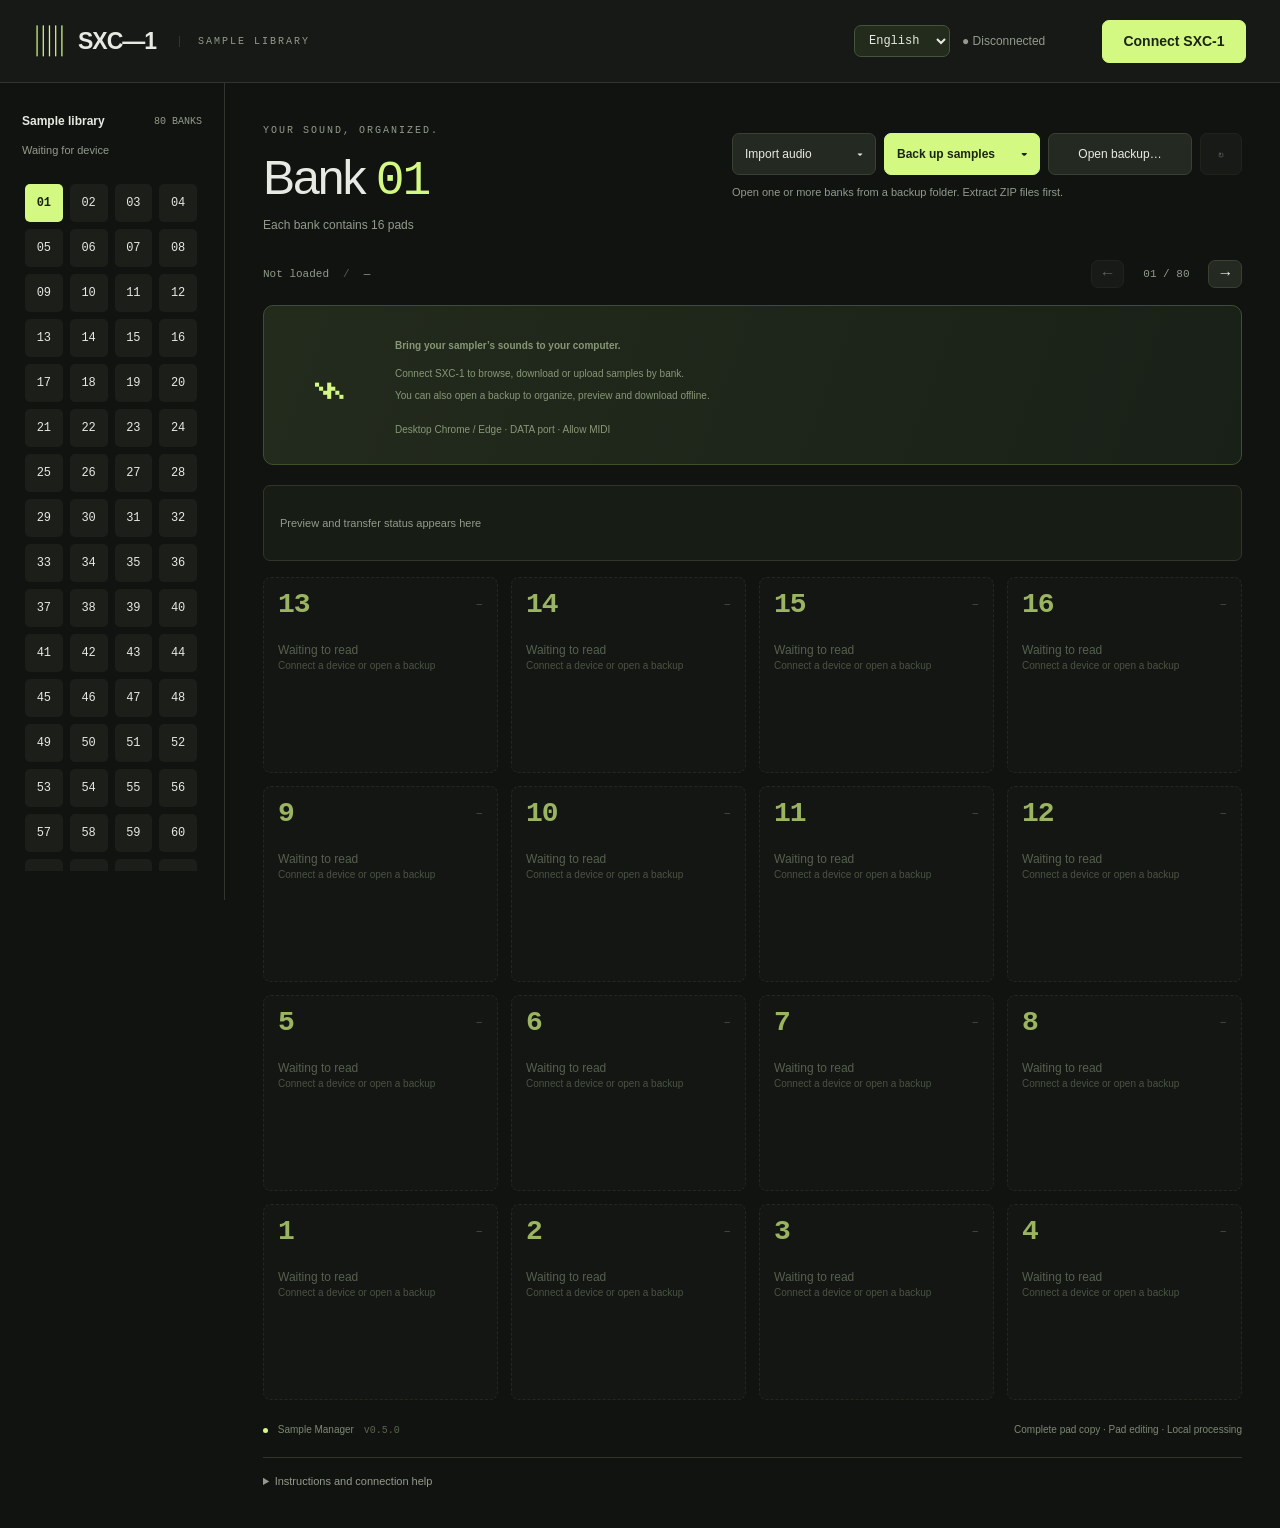
<file: index.html>
<!doctype html>
<html lang="zh-CN">
<head><meta charset="utf-8"><meta name="viewport" content="width=device-width, initial-scale=1"><meta name="color-scheme" content="dark"><meta name="description" content="SXC-1 非官方网页采样管理器：浏览、下载、上传、复制采样与编辑 Pad 设置，通过 USB 直接连接，本机处理音频。" data-i18n-content="SXC-1 非官方网页采样管理器：浏览、下载、上传、复制采样与编辑 Pad 设置，通过 USB 直接连接，本机处理音频。"><title data-i18n="SXC-1 · 采样管理器">SXC-1 · 采样管理器</title>
<style>:root{--bg:#111311;--panel:#1a1d19;--line:#30362d;--text:#e7eae2;--muted:#929b8b;--accent:#d4f983;--mono:ui-monospace,SFMono-Regular,Menlo,monospace}*{box-sizing:border-box}body{margin:0;background:var(--bg);color:var(--text);font:14px/1.5 -apple-system,BlinkMacSystemFont,"Helvetica Neue","PingFang SC",sans-serif}button{font:inherit;background:#242922;color:var(--text);border:1px solid #394132;border-radius:7px;padding:10px 15px;cursor:pointer;white-space:nowrap;transition:background .15s,border-color .15s}button:hover:not(:disabled){background:#343d2d;border-color:#7d9366}button:disabled{opacity:.35;cursor:not-allowed}button:focus-visible,summary:focus-visible{outline:2px solid var(--accent);outline-offset:4px}.primary{background:var(--accent);border-color:var(--accent);color:#1b2513;font-weight:650}.primary:hover:not(:disabled){background:#e1ffad;border-color:#e1ffad}[hidden]{display:none!important}.topbar{height:83px;display:flex;align-items:center;justify-content:space-between;padding:0 34px;border-bottom:1px solid var(--line);background:#161915}.brand{display:flex;gap:13px;align-items:center}.brand strong{font-size:23px;letter-spacing:-1px}.logo{color:var(--accent);font-size:31px;line-height:1}.brand-sub{font:10px var(--mono);letter-spacing:2px;color:var(--muted);border-left:1px solid var(--line);padding-left:18px;margin-left:10px}.top-actions{display:flex;align-items:center;gap:12px}.connection{font-size:12px;color:var(--muted);padding-right:5px}.connection.online{color:var(--accent)}.layout{display:grid;grid-template-columns:225px minmax(0,1fr);max-width:1600px;margin:auto}aside{min-width:0;border-right:1px solid var(--line);padding:29px 22px;min-height:calc(100vh - 83px);display:flex;flex-direction:column}.sidebar-head{display:flex;justify-content:space-between;font-size:12px;font-weight:600}.muted{color:var(--muted);font:10px var(--mono);line-height:20px}.source-tag{color:var(--muted);font-size:11px;margin:10px 0 22px;overflow-wrap:anywhere}nav{display:grid;grid-template-columns:repeat(4,1fr);gap:7px;max-height:440px;overflow:auto;align-content:start;padding:3px 5px 8px 3px;scrollbar-width:thin;scrollbar-color:#46513c transparent}nav button{font:12px var(--mono);border-color:transparent;background:#1b1e19;padding:11px 0;border-radius:5px}nav button[aria-current="page"]{background:var(--accent);color:#192210;font-weight:700}nav button.loaded:not([aria-current="page"]){border-color:#546840}.local-panel{margin-top:33px;padding-top:25px;border-top:1px solid var(--line)}.eyebrow{font:10px var(--mono);letter-spacing:2px;color:var(--muted)}.local-panel button{width:100%;margin-top:14px;font-size:12px;padding:9px 6px}.local-panel p{font-size:11px;color:var(--muted);line-height:1.8;margin:15px 0 0}main{padding:35px 38px 24px;min-width:0}.heading{display:flex;justify-content:space-between;align-items:center;gap:16px}h1{font-size:48px;font-weight:400;letter-spacing:-2px;line-height:1.1;margin:13px 0 8px}h1 em{color:var(--accent);font-style:normal;font-family:var(--mono);font-weight:300}.heading p{color:var(--muted);font-size:12px;margin:0}.bank-actions{display:flex;gap:10px;padding-top:24px}.page-bar{display:flex;align-items:center;justify-content:space-between;margin:26px 0 17px;font:11px var(--mono);color:var(--muted)}.divider{margin:0 14px;color:#525c4a}.pager{display:flex;align-items:center;gap:12px}.pager button{padding:4px 11px;font-size:16px}.pager span{min-width:60px;text-align:center}.welcome{display:flex;align-items:center;gap:24px;padding:25px 27px;background:linear-gradient(110deg,#232b1d,#192017);border:1px solid #3e4f2c;border-radius:10px;margin:0 0 20px}.welcome-icon{font-size:65px;color:var(--accent);font-weight:200;width:80px;text-align:center}.welcome h2{font-size:17px;font-weight:550;margin:0 0 7px}.welcome p{font-size:12px;color:#b2bda5;margin:0 0 12px;line-height:1.8}.welcome span{font-size:10px;color:#879776}.pads{display:grid;grid-template-columns:repeat(4,minmax(0,1fr));gap:13px}.pad{background:var(--panel);border:1px solid var(--line);border-radius:8px;padding:13px 14px 11px;min-height:154px;position:relative;overflow:hidden}.pad:hover:not(.empty){background:#20251d}.pad.playing{box-shadow:inset 0 0 0 1px var(--pad-color,var(--accent))}.pad-top{display:flex;justify-content:space-between;align-items:center}.pad-number{font:800 28px/1 var(--mono);color:var(--accent);letter-spacing:-1px}.pad-type{font:9px var(--mono);letter-spacing:1px;color:#748368}.pad h2{font:14px var(--mono);margin:11px 0 3px;font-weight:500}.pad p{font:10px var(--mono);color:var(--muted);margin:0}.pad canvas{display:block;width:100%;height:26px;margin:9px 0 7px}.pad-actions{display:flex;gap:7px;margin-top:7px}.pad-actions button{font-size:11px;padding:5px 0;flex:1;background:#252d20;border-color:#394331}.pad-actions .download{color:var(--accent)}.pad.empty{background:#151813;border-style:dashed;border-color:#2a3026;opacity:.7}.empty h2{font:12px -apple-system,sans-serif;color:#738068;margin-top:24px}.empty .pad-number{color:#64715a}.empty p{font:10px -apple-system,sans-serif;color:#626e59}.progress-panel{border:1px solid #566e35;border-radius:7px;padding:13px 15px;margin-bottom:18px;background:#202a18}.progress-panel>div{display:flex;align-items:center;justify-content:space-between;gap:12px}.progress-panel button{padding:4px 10px;font-size:11px}.progress-panel span{font-size:12px;color:#d0e7b2}progress{width:100%;height:4px;border:0;display:block;margin-top:12px;accent-color:var(--accent)}progress::-webkit-progress-bar{background:#394330;border-radius:4px}progress::-webkit-progress-value{background:var(--accent);border-radius:4px}#notice{font-size:12px;padding:12px 16px;border:1px solid #435036;background:#1f2719;border-radius:7px;margin:0 0 16px;overflow-wrap:anywhere}#notice.error{color:#ffd3bc;background:#33251e;border-color:#684530}footer{display:flex;justify-content:space-between;gap:10px;color:#7c8872;font-size:10px;padding:22px 0 20px}footer small{font:10px var(--mono);color:#59654f;padding-left:7px}.dot{display:inline-block;width:5px;height:5px;border-radius:50%;background:var(--accent);margin-right:7px}.help{border-top:1px solid var(--line);font-size:11px;color:var(--muted);padding:15px 0}.help summary{cursor:pointer;width:max-content}.help div{max-width:760px;line-height:1.9;margin-top:16px}.help p{margin:9px 0}@media(min-width:1400px){.pad{min-height:180px}.pad canvas{height:42px}}@media(max-width:1050px){.layout{grid-template-columns:180px minmax(0,1fr)}aside{padding:26px 14px}main{padding:28px 23px}.pads{gap:10px}.pad{padding:12px 10px}.bank-actions{flex-direction:column}.topbar{padding:0 24px}.brand-sub{display:none}}@media(max-width:760px){.layout{grid-template-columns:minmax(0,1fr)}aside{min-height:0;border-right:0;border-bottom:1px solid var(--line);padding:14px 18px}.sidebar-head,.source-tag,.local-panel .eyebrow,.local-panel p{display:none}nav{display:flex;max-height:none;overflow:auto;gap:6px;padding:3px 2px 7px}nav button{min-width:37px;padding:9px 0}.local-panel{border:0;display:flex;gap:8px;padding:0;margin:4px 0 0}.local-panel button{width:auto;margin:0;padding:6px 12px}.topbar{height:70px;padding:0 18px}.brand strong{font-size:20px}.logo{display:none}.connection{max-width:125px;overflow:hidden;text-overflow:ellipsis;white-space:nowrap;font-size:10px}.top-actions{gap:5px}.top-actions button{font-size:11px;padding:8px 10px}main{padding:24px 18px}.heading{align-items:flex-end}h1{font-size:39px}.eyebrow{font-size:8px}.bank-actions button{font-size:11px;padding:8px 12px}.page-bar{margin-top:23px}.pads{grid-template-columns:repeat(2,minmax(0,1fr));gap:10px}.pad{min-height:152px}.welcome{padding:20px 18px;gap:12px}.welcome-icon{display:none}.welcome h2{font-size:15px}.welcome span{font-size:9px}footer{flex-direction:column;gap:5px}}
dialog{width:min(570px,calc(100vw - 28px));max-height:90vh;overflow:auto;border:1px solid #586d42;border-radius:14px;background:#191e16;color:var(--text);padding:27px;box-shadow:0 24px 100px #0009}dialog::backdrop{background:#000b;backdrop-filter:blur(4px)}.dialog-head{display:flex;justify-content:space-between;align-items:center}.dialog-head h2{font-size:25px;font-weight:500;margin:8px 0 0}.dialog-head button{padding:6px 12px}.dialog-intro{color:var(--muted);font-size:13px;margin:14px 0 24px}.field-label{display:block;font-size:12px;color:var(--muted);margin-bottom:8px}select{width:100%;padding:11px;border:1px solid #45543a;border-radius:7px;background:#232b1d;color:var(--text);font:inherit}.file-picker{display:block;border:1px dashed #617b45;border-radius:9px;padding:20px;margin-top:19px;background:#222c1b}.file-picker strong{display:block;font-size:15px;color:var(--accent)}.file-picker span{display:block;font-size:11px;color:var(--muted);margin:5px 0 14px}.file-picker input{max-width:100%;font-size:12px}input::file-selector-button{padding:8px 11px;background:#354328;color:var(--text);border:1px solid #5b7043;border-radius:5px;margin-right:10px}#uploadFilename{font-size:14px;overflow-wrap:anywhere;margin:20px 0 4px}#uploadFormat,.conversion{color:var(--muted);font-size:11px;line-height:1.9}#uploadWave{width:100%;height:45px;margin:7px 0}#uploadAudio{width:100%;height:36px}.dialog-actions{display:flex;justify-content:space-between;gap:12px;margin-top:20px}.dialog-actions button{font-size:12px}#uploadMessage{font-size:12px;color:#b5c7a4;min-height:20px}#uploadMessage.error{color:#ffd3bc}.receipt{display:flex;align-items:center;justify-content:space-between;gap:12px;padding:10px 14px;margin-bottom:16px;border:1px solid var(--line);border-radius:7px;font-size:11px;color:var(--muted)}.receipt button{font-size:11px;padding:5px 10px}.pad.empty:has(.pad-actions){opacity:1}.empty .pad-actions{margin-top:18px}@media(max-width:1050px){.bank-actions{padding-top:0;gap:6px}}@media(max-width:480px){dialog{padding:20px}.dialog-head h2{font-size:22px}.dialog-actions{flex-direction:column}.receipt{align-items:flex-start;flex-direction:column}}

.pads.dragging .pad[data-droppable="true"]{border-color:#607d3e;background:#202b18}.pad.drop-target{border:2px solid var(--accent)!important;background:#344923!important;box-shadow:0 0 0 3px #d4f98320}.pad.drop-target h2,.pad.drop-target p{color:var(--accent)}

.pad-board{overflow-x:auto;padding:3px;margin:-3px}.pads{grid-template-columns:repeat(4,minmax(0,1fr))}@media(max-width:760px){.pads{min-width:580px}}
/* The status area never changes the Pad board's position during a transfer. */
.status-area{display:grid;grid-template-areas:"status";height:76px;margin:0 0 16px}
.status-area>*{grid-area:status;min-width:0;min-height:0;margin:0!important;overflow:auto;overflow-wrap:anywhere}
.status-idle{display:flex;align-items:center;padding:12px 16px;border:1px solid var(--line);border-radius:7px;color:var(--muted);font-size:11px;background:#171c14}
.status-area .progress-panel{display:flex;flex-direction:column;justify-content:center}
.status-area .progress-panel>div{min-width:0}.status-area #progressText{overflow:hidden;text-overflow:ellipsis;white-space:nowrap}.status-area #cancel{flex:none}
.preview-loading [data-preview-enabled]:disabled{opacity:1;cursor:wait}
.pad .sample-info{white-space:nowrap;overflow:hidden;text-overflow:ellipsis;min-height:12px}
.preview-loop{font:600 10px/1 var(--mono);padding:7px 9px;border-radius:6px;background:#1c2219;color:#929b8b;border:1px solid #46503e;flex:none}
.preview-loop[aria-pressed="true"]{background:var(--pad-color,var(--accent));border-color:var(--pad-color,var(--accent));color:#11170d;box-shadow:0 0 10px color-mix(in srgb,var(--pad-color,var(--accent)) 20%,transparent)}
.preview-loop[aria-pressed="true"]:hover{background:var(--pad-color,var(--accent));border-color:var(--pad-color,var(--accent));filter:brightness(1.12)}
/* v0.4: Pad clipboard and sound editor. */
.pad{min-height:196px}.pad:not(.empty){border:3px solid var(--pad-color,var(--line))}.pad .pad-number{color:var(--pad-color,var(--accent))}.pad-tools{margin-top:6px}.pad-tools button{background:#1c2119;font-size:10px}.pad-setting{margin-top:8px!important;color:#a0ad91!important}.pad .paste{background:#d4f983;color:#1b2513;border-color:#d4f983;font-weight:600}
.clipboard-bar{display:flex;align-items:center;justify-content:space-between;gap:16px;margin:0 0 16px;padding:15px 18px;border:1px solid #6b8544;border-radius:8px;background:#202b18}.clipboard-bar>div{display:flex;flex-direction:column;gap:4px}.clipboard-bar strong{font-size:14px;font-weight:500}.clipboard-bar #clipboardDetail{font-size:11px;color:#a4b497}.clipboard-bar button{font-size:11px;padding:7px 12px}
#editDialog{width:min(700px,calc(100vw - 28px));padding:28px 30px}#editDialog .dialog-intro{margin-bottom:22px}.edit-grid{display:grid;grid-template-columns:1fr 1fr;gap:22px 26px}.edit-field>label,.color-field legend{display:block;font-size:13px;font-weight:600;margin-bottom:10px}.edit-field label span,.color-field legend span{font-size:11px;font-weight:400;color:var(--muted);margin-left:7px}.range-pair{display:flex;gap:12px;align-items:center}.range-pair input[type=range]{min-width:0;flex:1;accent-color:var(--accent);cursor:pointer}.edit-field input[type=number]{width:80px;padding:10px 8px;background:#222b1d;border:1px solid #47563d;border-radius:6px;color:var(--text);font:14px var(--mono);text-align:center}.edit-field>small,.playback-fields small{display:block;font-size:10px;color:var(--muted);margin-top:7px;line-height:1.7}.color-field{grid-column:1/-1;border:0;padding:0;margin:0;min-width:0}.color-options{display:grid;grid-template-columns:repeat(4,1fr);gap:8px}.color-option{display:flex;align-items:center;gap:8px;font-size:11px;padding:10px 8px;border:1px solid #394431;border-radius:7px;cursor:pointer;background:#1f261a}.color-option:has(input:checked){border-color:var(--accent);background:#2b3820}.color-option input{position:absolute;opacity:0;width:1px;height:1px}.color-option:has(input:focus-visible){outline:2px solid var(--accent);outline-offset:3px}.color-option i{display:inline-block;width:14px;height:14px;border-radius:50%;background:var(--swatch);box-shadow:0 0 10px color-mix(in srgb,var(--swatch) 20%,transparent)}.playback-fields{display:flex;flex-direction:column;gap:12px}.playback-fields>label{display:flex;align-items:flex-start;gap:10px;font-size:12px;cursor:pointer}.playback-fields input{accent-color:var(--accent);margin-top:3px;width:16px;height:16px}.playback-fields small{margin-top:2px}.edit-footnote{font-size:10px;line-height:1.8;color:var(--muted);border-top:1px solid var(--line);padding-top:16px;margin:22px 0 0}#editMessage{font-size:12px;color:#b8d698;min-height:20px;margin-bottom:0}#editMessage.error{color:#ffd3bc}.edit-grid input:disabled,.edit-grid select:disabled,.color-option:has(input:disabled){opacity:.5;cursor:wait}
@media(max-width:560px){#editDialog{padding:22px 18px}.edit-grid{grid-template-columns:1fr;gap:18px}.color-options{grid-template-columns:repeat(2,1fr)}.clipboard-bar{align-items:flex-start}.range-pair input[type=range]{min-width:90px}.edit-footnote{margin-top:16px}}

/* Batch import keeps its queue visible while preflight blocks or retries. */
#batchDialog{width:min(820px,calc(100vw - 28px));padding:28px 30px}
#batchDialog .dialog-intro{margin-bottom:18px}.batch-drop{border:1px dashed #6d8750;border-radius:10px;background:#222c1b;padding:22px;text-align:center;transition:background .15s,border-color .15s}
.batch-drop>strong{display:block;font-size:17px;font-weight:500;color:var(--accent)}.batch-drop>span{display:block;font-size:11px;color:var(--muted);margin:9px 0 16px}.batch-drop.drop-target{background:#344923;border-color:var(--accent);outline:2px solid #d4f98355}.batch-drop.disabled{opacity:.65}.batch-pickers{display:flex;gap:10px;justify-content:center}.batch-pickers button{font-size:12px;padding:8px 14px}
.batch-start{display:grid;grid-template-columns:135px 135px 1fr;gap:16px;align-items:end;margin:22px 0}.batch-start label{font-size:12px;color:var(--muted)}.batch-start select{margin-top:8px}.batch-start p{font-size:11px;color:var(--muted);line-height:1.8;margin:0 0 3px}
.batch-summary{display:flex;justify-content:space-between;align-items:center;gap:12px}.batch-summary strong{font-size:14px;font-weight:500}.batch-summary button{padding:5px 10px;font-size:11px}.batch-range{font:12px/1.7 var(--mono);color:var(--accent);margin:8px 0}.batch-range.error{color:#ffd3bc}.batch-ignored{font-size:11px;color:var(--muted);margin:0 0 10px}.batch-ignored:empty{display:none}
.batch-list{max-height:260px;overflow:auto;border:1px solid var(--line);border-radius:8px;background:#151a12}.batch-list>p{font-size:12px;color:var(--muted);text-align:center;padding:28px 14px}.batch-list table{border-collapse:collapse;width:100%;table-layout:fixed;text-align:left;font-size:12px}.batch-list th{position:sticky;top:0;background:#252e1e;color:#9aaa8b;font-size:10px;font-weight:500;z-index:1}.batch-list th,.batch-list td{padding:10px 8px;border-bottom:1px solid #303929}.batch-list tr:last-child td{border-bottom:0}.batch-list th:first-child{width:35px}.batch-list th:nth-child(3){width:85px}.batch-list th:nth-child(4){width:90px}.batch-list th:last-child{width:37px}.batch-order,.batch-target{font:11px var(--mono);color:var(--muted)}.batch-target{color:#c8d9b4}.batch-file strong{display:block;overflow:hidden;text-overflow:ellipsis;white-space:nowrap;font-size:12px;font-weight:500}.batch-file small{display:block;font-size:10px;color:var(--muted);margin-top:4px}.batch-status{font-size:11px;color:var(--muted)}.batch-status[data-state=complete],.batch-status[data-state=uploading]{color:var(--accent)}.batch-status[data-state=invalid],.batch-status[data-state=uncertain],.batch-status[data-state=failed]{color:#ffc5a6}.batch-remove{padding:3px 7px;font-size:14px;border:0;background:transparent;color:var(--muted)}
.batch-format,.batch-footnote,.batch-connection{font-size:11px;color:var(--muted);line-height:1.8}.batch-format{margin:12px 0}.batch-footnote{margin:16px 0 0;border-top:1px solid var(--line);padding-top:12px}.batch-progress{border:1px solid #4b6334;border-radius:7px;padding:12px;margin:12px 0;background:#222c1b}.batch-progress span{font-size:12px;display:block;overflow-wrap:anywhere}#batchMessage{min-height:48px;border:1px solid var(--line);background:#20281a;border-radius:7px;padding:12px 14px;font-size:12px;line-height:1.8;overflow-wrap:anywhere;margin:12px 0 0}#batchMessage.error{color:#ffd3bc;border-color:#73503a;background:#33251e}.batch-actions{align-items:center}.batch-actions>div{display:flex;gap:10px;flex-wrap:wrap}.batch-connection{color:#d8d1a9;margin:10px 0 0}.sr-only{position:absolute;width:1px;height:1px;overflow:hidden;clip:rect(0,0,0,0)}
@media(max-width:600px){#batchDialog{padding:22px 16px}.batch-start{grid-template-columns:1fr 1fr;gap:12px}.batch-start p{grid-column:1/-1}.batch-drop{padding:20px 12px}.batch-drop>strong{font-size:15px}.batch-list th:nth-child(3){width:66px}.batch-list th:nth-child(4){width:72px}.batch-list th:first-child{width:27px}.batch-list th,.batch-list td{padding:9px 5px}.batch-actions{align-items:stretch;flex-direction:column}.batch-actions>div{justify-content:flex-end}}

#batchDialog{overflow:hidden}#batchDialog[open]{display:flex;flex-direction:column}#batchDialog>.dialog-head,#batchDialog>.batch-actions,#batchDialog>.batch-footnote{flex:none}.batch-body{overflow:auto;min-height:0;padding-right:8px;margin-right:-8px;margin-top:8px}.batch-actions{border-top:1px solid var(--line);padding-top:14px;margin-top:14px}.batch-footnote{border:0;padding:0;margin-top:12px}

.batch-feedback{display:grid;grid-template-areas:"batch-status";height:78px;flex:none;margin-top:12px}.batch-feedback>*{grid-area:batch-status;min-height:0!important;overflow:auto;margin:0!important}.batch-feedback:has(.batch-progress:not([hidden])) #batchMessage{visibility:hidden}.batch-feedback .batch-progress{display:flex;flex-direction:column;justify-content:center}#batchDialog>.batch-connection{flex:none}

#batchDialog.has-files .dialog-intro{display:none}#batchDialog.has-files .batch-drop{padding:12px;display:flex;align-items:center;justify-content:space-between;gap:12px}#batchDialog.has-files .batch-drop>strong{font-size:12px}#batchDialog.has-files .batch-drop>span{display:none}#batchDialog.has-files .batch-start{margin:16px 0}@media(max-width:600px){#batchDialog.has-files .batch-drop{align-items:flex-start;flex-direction:column;gap:10px}}

/* Language selection changes presentation only and stays available during transfers. */
.language-picker{display:flex;align-items:center}.language-picker select{width:96px;min-width:96px;padding:7px 10px;font:12px var(--mono)}
/* Reserve each control's space so translated labels cannot move the selector. */
.topbar{gap:16px}
.top-actions{display:grid;grid-template-columns:96px minmax(0,128px) 144px;grid-template-areas:"language connection action";width:392px;flex:none;gap:12px}
.top-actions .language-picker{grid-area:language}
.top-actions .connection{grid-area:connection;min-width:0;max-width:none;overflow:hidden;text-overflow:ellipsis;white-space:nowrap}
.top-actions #connect,.top-actions #disconnect{grid-area:action;width:100%}
@media(max-width:760px){.top-actions{width:320px;grid-template-columns:96px minmax(0,1fr) 112px;gap:8px}}
@media(max-width:480px){.topbar{height:auto;min-height:70px;display:grid;grid-template-columns:minmax(0,1fr);gap:12px;padding:14px 18px}.top-actions{width:100%}}

/* Audio goes to the sampler; backups are saved or opened on this computer. */
.heading{align-items:center;gap:24px}
.library-tools{width:510px;max-width:100%;flex:none}
.bank-actions{display:grid;grid-template-columns:144px 156px 144px 42px;gap:8px;padding-top:0}
.bank-actions>button,.action-menu>summary{height:42px;font-size:12px;padding:10px 12px}
.action-menu{position:relative;min-width:0}
.action-menu>summary{display:flex;align-items:center;justify-content:space-between;gap:8px;list-style:none;white-space:nowrap;cursor:pointer;border:1px solid #394132;border-radius:7px;background:#242922;font-weight:500}
.action-menu>summary::-webkit-details-marker{display:none}
.action-menu>summary.primary{background:var(--accent);border-color:var(--accent);color:#1b2513;font-weight:650}
.action-menu>summary:hover{border-color:#7d9366}
.action-menu>summary:focus-visible{outline:2px solid var(--accent);outline-offset:4px}
.action-menu>summary[aria-disabled="true"]{opacity:.35;cursor:not-allowed}
.action-caret{font-size:12px;flex:none}
.action-menu[open] .action-caret{transform:rotate(180deg)}
.action-options{position:absolute;top:calc(100% + 8px);right:0;z-index:20;width:320px;max-width:calc(100vw - 36px);padding:6px;border:1px solid #536746;border-radius:9px;background:#20271b;box-shadow:0 18px 45px #0008}
#importMenu .action-options{left:0;right:auto}
.action-options button{display:block;width:100%;height:auto;min-height:68px;white-space:normal;text-align:left;padding:11px 12px;border-color:transparent;background:transparent}
.action-options button:hover:not(:disabled){background:#303e25}
.action-options strong{display:block;font-size:13px;font-weight:550;line-height:1.5}
.action-options small{display:block;margin-top:4px;font-size:11px;line-height:1.6;color:#a7b29d}
.action-options .action-note{font-size:10px;line-height:1.7;color:var(--muted);margin:6px 10px 5px;padding-top:9px;border-top:1px solid #3c4932}
.action-hint{min-height:36px;margin:8px 0 0!important;font-size:11px!important;line-height:18px;color:var(--muted)}
.refresh-label{display:none}
@media(max-width:1200px){.heading{display:block}.library-tools{width:100%;margin-top:18px}.bank-actions{width:510px;max-width:100%}}
@media(max-width:600px){.bank-actions{width:100%;grid-template-columns:minmax(0,1fr) minmax(0,1fr)}.refresh-label{display:inline;margin-left:6px}.action-menu>summary{font-size:12px}}

/* Use the window height for banks; only scroll when the list cannot fit. */
@media(min-width:761px){
  aside{height:calc(100vh - 83px);height:calc(100dvh - 83px);min-height:0;align-self:start}
  .sidebar-head,.source-tag,#saved{flex:none}
  #banks{flex:1;min-height:0;max-height:none;overflow-x:hidden;overflow-y:auto}
}
</style></head>
<body>
<header class="topbar"><div class="brand"><span class="logo" aria-hidden="true">▥</span><strong>SXC—1</strong><span class="brand-sub">SAMPLE LIBRARY</span></div><div class="top-actions"><label class="language-picker"><span class="sr-only" data-i18n="界面语言">界面语言</span><select id="language" data-language-select aria-label="界面语言" data-i18n-aria-label="界面语言"><option value="en" lang="en">English</option><option value="zh-CN" lang="zh-CN">简体中文</option></select></label><span id="connection" class="connection"><span data-i18n="● 未连接">● 未连接</span></span><button id="connect" class="primary"><span data-i18n="连接 SXC-1">连接 SXC-1</span></button><button id="disconnect" hidden><span data-i18n="断开">断开</span></button></div></header>
<div class="layout">
<aside><div class="sidebar-head"><span data-i18n="采样库">采样库</span><span id="bankCount" class="muted">80 BANKS</span></div><div class="source-tag" id="sourceTag"><span data-i18n="等待连接设备">等待连接设备</span></div><nav id="banks" aria-label="选择 Bank" data-i18n-aria-label="选择 Bank"></nav><button id="saved" hidden><span data-i18n="查看已保存备份 ↗">查看已保存备份 ↗</span></button><input id="folderInput" type="file" webkitdirectory multiple hidden></aside>
<main>
<div class="heading"><div><span class="eyebrow">YOUR SOUND, ORGANIZED.</span><h1 id="bankTitle">Bank <em>01</em></h1><p id="bankSubtitle"><span data-i18n="每一页对应 16 个 Pad">每一页对应 16 个 Pad</span></p></div><div class="library-tools"><div class="bank-actions" role="group" aria-label="音频与备份操作" data-i18n-aria-label="音频与备份操作"><details class="action-menu" id="importMenu"><summary><span data-i18n="导入音频">导入音频</span><span class="action-caret" aria-hidden="true">▾</span></summary><div class="action-options"><button type="button" id="uploadOpen" disabled aria-labelledby="uploadOpenLabel" aria-describedby="uploadOpenHint"><strong id="uploadOpenLabel" data-i18n="单个 WAV…">单个 WAV…</strong><small id="uploadOpenHint" data-i18n="先试听，再选择一个空 Pad。">先试听，再选择一个空 Pad。</small></button><button type="button" id="batchOpen" aria-labelledby="batchOpenLabel" aria-describedby="batchOpenHint"><strong id="batchOpenLabel" data-i18n="音频文件或文件夹…">音频文件或文件夹…</strong><small id="batchOpenHint" data-i18n="一个或多个音频，按顺序放入空 Pad。">一个或多个音频，按顺序放入空 Pad。</small></button><p class="action-note"><span data-i18n="音频导入会转换格式并使用默认 Pad 设置。">音频导入会转换格式并使用默认 Pad 设置。</span></p></div></details><details class="action-menu" id="backupMenu"><summary class="primary"><span data-i18n="备份采样">备份采样</span><span class="action-caret" aria-hidden="true">▾</span></summary><div class="action-options"><button type="button" id="downloadBank" disabled aria-labelledby="downloadBankLabel" aria-describedby="downloadBankHint"><strong id="downloadBankLabel" data-i18n="当前 Bank · ZIP">当前 Bank · ZIP</strong><small id="downloadBankHint" data-i18n="保存原始文件和 Pad 设置。">保存原始文件和 Pad 设置。</small></button><button type="button" id="backupAll" disabled aria-labelledby="backupAllLabel" aria-describedby="backupAllHint"><strong id="backupAllLabel" data-i18n="全部 Bank · 文件夹…">全部 Bank · 文件夹…</strong><small id="backupAllHint" data-i18n="自动跳过空 Bank 和没有音频的 Pad。">自动跳过空 Bank 和没有音频的 Pad。</small></button><p class="action-note" id="backupConnectionHint"></p><p class="action-note"><span data-i18n="备份保留原始音频和设置；不包含 Pattern 或全局设置。">备份保留原始音频和设置；不包含 Pattern 或全局设置。</span></p></div></details><button type="button" id="folder" title="打开一个或多个 Bank 的备份文件夹；ZIP 请先解压。仅在电脑上浏览。" data-i18n-title="打开一个或多个 Bank 的备份文件夹；ZIP 请先解压。仅在电脑上浏览。"><span data-i18n="打开备份…">打开备份…</span></button><button type="button" id="refresh" disabled aria-label="刷新当前 Bank" data-i18n-aria-label="刷新当前 Bank" title="刷新当前 Bank" data-i18n-title="刷新当前 Bank"><span aria-hidden="true">↻</span><span class="refresh-label" data-i18n="刷新">刷新</span></button></div><p class="action-hint"><span data-i18n="可打开一个或多个 Bank 的备份；ZIP 请先解压。">可打开一个或多个 Bank 的备份；ZIP 请先解压。</span></p></div></div>
<div class="page-bar"><div><span id="sampleCount"><span data-i18n="尚未读取">尚未读取</span></span><span class="divider">/</span><span id="bankSize">—</span></div><div class="pager"><button id="prev" aria-label="上一页" disabled data-i18n-aria-label="上一页">←</button><span id="pageNumber">01 / 80</span><button id="next" aria-label="下一页" data-i18n-aria-label="下一页">→</button></div></div>
<div id="welcome" class="welcome"><div class="welcome-icon" aria-hidden="true">⌁</div><div><h2><span data-i18n="把机器里的声音，带到电脑上。">把机器里的声音，带到电脑上。</span></h2><p><span data-i18n="连接 SXC-1，按 Bank 浏览、下载或上传采样。">连接 SXC-1，按 Bank 浏览、下载或上传采样。</span><br><span data-i18n="也可以打开备份，在离线时整理、试听和下载。">也可以打开备份，在离线时整理、试听和下载。</span></p><span><span data-i18n="电脑 Chrome / Edge · DATA 接口连接 · 允许 MIDI">电脑 Chrome / Edge · DATA 接口连接 · 允许 MIDI</span></span></div></div>
<div class="status-area"><p class="status-idle" aria-hidden="true"><span data-i18n="试听与传输状态会显示在这里">试听与传输状态会显示在这里</span></p>
<div id="progressPanel" class="progress-panel" hidden><div><span id="progressText" role="status" aria-live="polite"><span data-i18n="准备读取…">准备读取…</span></span><button id="cancel"><span data-i18n="取消">取消</span></button></div><progress id="progress" value="0" max="100" aria-label="传输进度" data-i18n-aria-label="传输进度"></progress></div>
<p id="notice" role="status" aria-live="polite" hidden></p>
</div>
<div id="uploadReceipt" class="receipt" hidden><span id="receiptText"></span><button id="receiptDownload"><span data-i18n="下载上传记录">下载上传记录</span></button></div>
<div id="clipboardBar" class="clipboard-bar" hidden><div><span class="eyebrow">PAD CLIPBOARD</span><strong id="clipboardTitle"></strong><span id="clipboardDetail"></span></div><button id="clearClipboard"><span data-i18n="清空复制">清空复制</span></button></div>
<div id="editReceipt" class="receipt" hidden><span id="editReceiptText"></span><button id="editReceiptDownload"><span data-i18n="下载编辑记录">下载编辑记录</span></button></div>
<div class="pad-board"><section id="pads" class="pads" aria-label="采样列表，Pad 1 在左下" data-i18n-aria-label="采样列表，Pad 1 在左下"></section></div>
<footer><span><i class="dot"></i> <span data-i18n="采样管理器">采样管理器</span> <small>v0.5.0</small></span><span><span data-i18n="完整复制 · Pad 编辑 · 本机处理">完整复制 · Pad 编辑 · 本机处理</span></span></footer>
<details class="help"><summary><span data-i18n="使用说明与连接帮助">使用说明与连接帮助</span></summary><div><p><span data-i18n="在“备份采样”中选择“当前 Bank · ZIP”保存当前 Bank 的原始文件；选择“全部 Bank · 文件夹”检查全部 80 个 Bank，保存有音频的 Pad 及关联文件，跳过空 Bank、没有音频的 Pad 和零字节文件，保留静音录音。两种备份均不包含 Pattern 或全局设置。取消全部 Bank 备份后，已保存文件保留，但必须视为不完整。">在“备份采样”中选择“当前 Bank · ZIP”保存当前 Bank 的原始文件；选择“全部 Bank · 文件夹”检查全部 80 个 Bank，保存有音频的 Pad 及关联文件，跳过空 Bank、没有音频的 Pad 和零字节文件，保留静音录音。两种备份均不包含 Pattern 或全局设置。取消全部 Bank 备份后，已保存文件保留，但必须视为不完整。</span></p><p><span data-i18n="使用机器的 DATA 接口连接电脑，在 Chrome 或 Edge 中打开本页，点击“连接 SXC-1”，允许 MIDI / SysEx 访问。连接期间请退出官方 App 或其他读取 SXC-1 的程序。">使用机器的 DATA 接口连接电脑，在 Chrome 或 Edge 中打开本页，点击“连接 SXC-1”，允许 MIDI / SysEx 访问。连接期间请退出官方 App 或其他读取 SXC-1 的程序。</span></p><p><span data-i18n="每页对应一个 Bank，连接时打开机器当前 Bank，网页翻页时机器同步切换。将一个 WAV 拖到空 Pad 会直接检查、转换并上传；已有采样的 Pad 不接受拖入。点击“试听”会先读取该采样，再由电脑播放；右上角 Loop 点亮时循环试听，熄灭时单次播放；播放中可随时切换，仅控制网页试听。WAV 下载保留机器上的原始文件。整页 ZIP 包含该 Bank 的全部文件、Pad 设置和校验清单。空 Pad 不会生成占位音频。">每页对应一个 Bank，连接时打开机器当前 Bank，网页翻页时机器同步切换。将一个 WAV 拖到空 Pad 会直接检查、转换并上传；已有采样的 Pad 不接受拖入。点击“试听”会先读取该采样，再由电脑播放；右上角 Loop 点亮时循环试听，熄灭时单次播放；播放中可随时切换，仅控制网页试听。WAV 下载保留机器上的原始文件。整页 ZIP 包含该 Bank 的全部文件、Pad 设置和校验清单。空 Pad 不会生成占位音频。</span></p><p><span data-i18n="“导入音频”中的“单个 WAV”可先试听，再选择空 Pad；“音频文件或文件夹”支持一个或多个音频及子文件夹，从指定 Bank / Pad 按顺序填入空位。导入会转换音频并使用默认设置。保存的备份请通过“打开备份…”浏览原始音频和设置。">“导入音频”中的“单个 WAV”可先试听，再选择空 Pad；“音频文件或文件夹”支持一个或多个音频及子文件夹，从指定 Bank / Pad 按顺序填入空位。导入会转换音频并使用默认设置。保存的备份请通过“打开备份…”浏览原始音频和设置。</span></p><p><span data-i18n="“打开备份…”支持一个或多个 Bank，无需选择范围。请选择含 manifest.json 的备份根文件夹；ZIP 备份请先解压。打开后仅在电脑上浏览、试听和下载，不会将备份恢复到机器。">“打开备份…”支持一个或多个 Bank，无需选择范围。请选择含 manifest.json 的备份根文件夹；ZIP 备份请先解压。打开后仅在电脑上浏览、试听和下载，不会将备份恢复到机器。</span></p><p><span data-i18n="读取失败或取消后，重新连接设备即可继续。下载期间不要更改机器上的采样。网页单个文件上限 256 MB，整页上限 512 MB。上传支持 60 秒以内的单/双声道 WAV（PCM 8/16/24/32-bit、Float 32-bit），在本机转换为 48 kHz / 16-bit 双声道。只开放空 Pad；以单次播放、音量 100% 加载，不保留源文件的循环点等设置。上传期间请勿操作机器或同时连接官方 App。">读取失败或取消后，重新连接设备即可继续。下载期间不要更改机器上的采样。网页单个文件上限 256 MB，整页上限 512 MB。上传支持 60 秒以内的单/双声道 WAV（PCM 8/16/24/32-bit、Float 32-bit），在本机转换为 48 kHz / 16-bit 双声道。只开放空 Pad；以单次播放、音量 100% 加载，不保留源文件的循环点等设置。上传期间请勿操作机器或同时连接官方 App。</span></p><p><span data-i18n="有采样的 Pad 可点击“复制”，再到同一或其他 Bank 的空 Pad 点击“粘贴”。复制原始 WAV、波形、起止点、Pad 设置及同名前缀的附属文件，不重新编码；不包含 Pattern。每个复制文件最大 64 MB。“Edit 编辑”支持 Level、Pitch、Group、LED 颜色、Pan、One Shot、Loop、BPM；保存后核对实时参数和机器保存文件。编辑记录保留修改前后的设置。">有采样的 Pad 可点击“复制”，再到同一或其他 Bank 的空 Pad 点击“粘贴”。复制原始 WAV、波形、起止点、Pad 设置及同名前缀的附属文件，不重新编码；不包含 Pattern。每个复制文件最大 64 MB。“Edit 编辑”支持 Level、Pitch、Group、LED 颜色、Pan、One Shot、Loop、BPM；保存后核对实时参数和机器保存文件。编辑记录保留修改前后的设置。</span></p><p><span data-i18n="在线版直接通过 HTTPS 地址使用；本地版可通过 localhost 服务或附带的启动器打开。网页试听播放原始 WAV，不模拟机器的播放参数。音频在本机处理，不上传到网站服务器；浏览器本地保留最近一次上传和编辑记录。离开页面会清空临时缓存和复制剪贴板，已下载的文件仍在电脑上。">在线版直接通过 HTTPS 地址使用；本地版可通过 localhost 服务或附带的启动器打开。网页试听播放原始 WAV，不模拟机器的播放参数。音频在本机处理，不上传到网站服务器；浏览器本地保留最近一次上传和编辑记录。离开页面会清空临时缓存和复制剪贴板，已下载的文件仍在电脑上。</span></p><p><span data-i18n="非官方工具，与 CASIO 无隶属关系。已在 macOS / Chrome / 固件 1.4.1 上完成实机验证。">非官方工具，与 CASIO 无隶属关系。已在 macOS / Chrome / 固件 1.4.1 上完成实机验证。</span></p></div></details>
</main></div>
<audio id="player" hidden></audio>
<dialog id="uploadDialog" aria-labelledby="uploadTitle">
<div class="dialog-head"><div><span class="eyebrow">FROM YOUR COMPUTER</span><h2 id="uploadTitle"><span data-i18n="导入一个 WAV">导入一个 WAV</span></h2></div><label class="language-picker"><span class="sr-only" data-i18n="界面语言">界面语言</span><select data-language-select aria-label="界面语言" data-i18n-aria-label="界面语言"><option value="en" lang="en">English</option><option value="zh-CN" lang="zh-CN">简体中文</option></select></label><button id="uploadClose" aria-label="关闭上传窗口" data-i18n-aria-label="关闭上传窗口">✕</button></div>
<p class="dialog-intro"><span data-i18n="选择电脑里的 WAV，试听后放入一个空 Pad。">选择电脑里的 WAV，试听后放入一个空 Pad。</span></p>
<label class="field-label" for="uploadTarget"><span data-i18n="目标 Pad">目标 Pad</span></label><select id="uploadTarget"></select>
<label class="file-picker" for="uploadInput"><strong><span data-i18n="选择 WAV 文件">选择 WAV 文件</span></strong><span><span data-i18n="最长 60 秒 · 最大 64 MB · 单声道或双声道">最长 60 秒 · 最大 64 MB · 单声道或双声道</span></span><input id="uploadInput" type="file" accept=".wav,audio/wav,audio/x-wav"></label>
<div id="uploadPreview" hidden><h3 id="uploadFilename"></h3><p id="uploadFormat"></p><canvas id="uploadWave" aria-label="待上传采样波形" data-i18n-aria-label="待上传采样波形"></canvas><audio id="uploadAudio" controls preload="metadata"></audio><p class="conversion"><span data-i18n="上传格式：48 kHz / 16-bit · 双声道">上传格式：48 kHz / 16-bit · 双声道</span><br><span data-i18n="播放设置：单次播放 · 音量 100%">播放设置：单次播放 · 音量 100%</span><br><span data-i18n="包含机器屏幕所需的波形预览">包含机器屏幕所需的波形预览</span></p></div>
<p id="uploadMessage" role="status" aria-live="polite"><span data-i18n="文件只在这台电脑处理。">文件只在这台电脑处理。</span></p>
<div class="dialog-actions"><button id="uploadConverted" disabled><span data-i18n="下载转换后的 WAV">下载转换后的 WAV</span></button><button id="uploadSubmit" class="primary" disabled><span data-i18n="上传到空 Pad">上传到空 Pad</span></button></div>
</dialog>
<dialog id="batchDialog" aria-labelledby="batchTitle">
<div class="dialog-head"><div><span class="eyebrow">AUDIO IMPORT</span><h2 id="batchTitle"><span data-i18n="导入音频文件">导入音频文件</span></h2></div><label class="language-picker"><span class="sr-only" data-i18n="界面语言">界面语言</span><select data-language-select aria-label="界面语言" data-i18n-aria-label="界面语言"><option value="en" lang="en">English</option><option value="zh-CN" lang="zh-CN">简体中文</option></select></label><button type="button" id="batchClose" aria-label="关闭批量上传窗口" data-i18n-aria-label="关闭批量上传窗口">✕</button></div>
<div class="batch-body"><p class="dialog-intro"><span data-i18n="选择音频文件，按顺序放入空 Pad。导入时转换格式并使用默认设置；不会恢复备份中的 Pad 设置。">选择音频文件，按顺序放入空 Pad。导入时转换格式并使用默认设置；不会恢复备份中的 Pad 设置。</span></p>
<div id="batchDrop" class="batch-drop"><strong><span data-i18n="将音频文件或文件夹拖到这里">将音频文件或文件夹拖到这里</span></strong><span><span data-i18n="包含子文件夹 · 按路径与文件名排序 · 重新选择会替换列表">包含子文件夹 · 按路径与文件名排序 · 重新选择会替换列表</span></span><div class="batch-pickers"><button type="button" id="batchFilesButton"><span data-i18n="选择音频文件">选择音频文件</span></button><button type="button" id="batchFolderButton"><span data-i18n="选择文件夹">选择文件夹</span></button></div><input id="batchFiles" type="file" multiple accept="audio/*,.wav,.wave,.mp3,.flac,.m4a,.aac,.ogg,.opus,.aif,.aiff" hidden><input id="batchFolder" type="file" webkitdirectory multiple hidden></div>
<div class="batch-start"><label for="batchBank"><span data-i18n="起始 Bank">起始 Bank</span><select id="batchBank" aria-label="起始 Bank" data-i18n-aria-label="起始 Bank"></select></label><label for="batchPad"><span data-i18n="起始 Pad">起始 Pad</span><select id="batchPad" aria-label="起始 Pad" data-i18n-aria-label="起始 Pad"></select></label><p><span data-i18n="Pad 1 → 16，随后进入下一 Bank。">Pad 1 → 16，随后进入下一 Bank。</span><br><span data-i18n="遇到占用位置会停止检查，不跳过。">遇到占用位置会停止检查，不跳过。</span></p></div>
<div class="batch-summary"><strong id="batchCount"><span data-i18n="尚未选择音频">尚未选择音频</span></strong><button type="button" id="batchClear"><span data-i18n="清空列表">清空列表</span></button></div>
<p id="batchRange" class="batch-range"></p><p id="batchIgnored" class="batch-ignored"></p>
<div class="batch-list"><p id="batchListEmpty"><span data-i18n="待上传文件会列在这里，并显示对应 Bank / Pad。">待上传文件会列在这里，并显示对应 Bank / Pad。</span></p><table id="batchTable" hidden><thead><tr><th>#</th><th><span data-i18n="音频">音频</span></th><th>Bank / Pad</th><th><span data-i18n="状态">状态</span></th><th><span class="sr-only"><span data-i18n="移除">移除</span></span></th></tr></thead><tbody id="batchRows"></tbody></table></div>
<p class="batch-format"><span data-i18n="每个文件最长 60 秒、最大 64 MB，单/双声道。支持 WAV，以及浏览器可解码的 MP3、FLAC、M4A 等格式。统一上传为 48 kHz / 16-bit，包含机器波形，以默认 Pad 设置加载。">每个文件最长 60 秒、最大 64 MB，单/双声道。支持 WAV，以及浏览器可解码的 MP3、FLAC、M4A 等格式。统一上传为 48 kHz / 16-bit，包含机器波形，以默认 Pad 设置加载。</span></p>
</div><div class="batch-feedback"><div id="batchProgressPanel" class="batch-progress" hidden><span id="batchProgressText" role="status" aria-live="polite"></span><progress id="batchProgress" max="100" value="0" aria-label="批量上传当前步骤进度" data-i18n-aria-label="批量上传当前步骤进度"></progress></div>
<p id="batchMessage" role="status" aria-live="polite"><span data-i18n="关闭弹窗会保留文件列表；刷新或离开页面会清空。">关闭弹窗会保留文件列表；刷新或离开页面会清空。</span></p>
</div><p id="batchConnectionHint" class="batch-connection"><span data-i18n="连接机器后即可检查空位并上传。">连接机器后即可检查空位并上传。</span></p>
<div class="dialog-actions batch-actions"><button type="button" id="batchReceipt" disabled><span data-i18n="下载批量记录">下载批量记录</span></button><div><button type="button" id="batchStop" hidden><span data-i18n="停止">停止</span></button><button type="button" id="batchConnect"><span data-i18n="连接 SXC-1">连接 SXC-1</span></button><button type="button" id="batchSubmit" class="primary" disabled><span data-i18n="检查并上传">检查并上传</span></button></div></div>
<p class="batch-footnote"><span data-i18n="空位不足时不会上传本轮文件，处理后可直接重试。传送中停止会保留已完成采样；重试会继续剩余部分。操作机器前请等待传送停止。">空位不足时不会上传本轮文件，处理后可直接重试。传送中停止会保留已完成采样；重试会继续剩余部分。操作机器前请等待传送停止。</span></p>
</dialog>
<dialog id="editDialog" aria-labelledby="editTitle">
<form id="editForm">
<div class="dialog-head"><div><span class="eyebrow">SOUND EDIT</span><h2 id="editTitle"><span data-i18n="编辑 Pad">编辑 Pad</span></h2></div><label class="language-picker"><span class="sr-only" data-i18n="界面语言">界面语言</span><select data-language-select aria-label="界面语言" data-i18n-aria-label="界面语言"><option value="en" lang="en">English</option><option value="zh-CN" lang="zh-CN">简体中文</option></select></label><button type="button" id="editClose" aria-label="关闭编辑窗口" data-i18n-aria-label="关闭编辑窗口">✕</button></div>
<p class="dialog-intro" id="editDescription"><span data-i18n="调整播放方式与 Pad 设置，点击保存后写入机器。">调整播放方式与 Pad 设置，点击保存后写入机器。</span></p>
<div class="edit-grid">
<div class="edit-field"><label for="editLevel">Level <span><span data-i18n="音量 · %">音量 · %</span></span></label><div class="range-pair"><input id="editLevelRange" type="range" min="0" max="100" step="1" aria-label="Level 音量滑块" data-i18n-aria-label="Level 音量滑块"><input id="editLevel" type="number" min="0" max="100" step="1" required></div></div>
<div class="edit-field"><label for="editPitch">Pitch <span><span data-i18n="音高 · 半音">音高 · 半音</span></span></label><div class="range-pair"><input id="editPitchRange" type="range" min="-24" max="24" step="1" aria-label="Pitch 音高滑块" data-i18n-aria-label="Pitch 音高滑块"><input id="editPitch" type="number" min="-24" max="24" step="1" required></div></div>
<div class="edit-field"><label for="editGroup">Group <span><span data-i18n="截音组">截音组</span></span></label><select id="editGroup"></select></div>
<div class="edit-field"><label for="editPan">Pan <span><span data-i18n="声像 · 左 − / 右 +">声像 · 左 − / 右 +</span></span></label><div class="range-pair"><input id="editPanRange" type="range" min="-25" max="25" step="1" aria-label="Pan 声像滑块" data-i18n-aria-label="Pan 声像滑块"><input id="editPan" type="number" min="-25" max="25" step="1" required></div></div>
<fieldset class="color-field"><legend>LED Color <span><span data-i18n="Pad 灯光颜色">Pad 灯光颜色</span></span></legend><div id="editColors" class="color-options"></div></fieldset>
<div class="edit-field"><label for="editBpm">BPM <span><span data-i18n="采样原速">采样原速</span></span></label><input id="editBpm" type="number" min="0" max="200" step="1" required><small><span data-i18n="0：不参与 Beat Sync；或填 50–200。">0：不参与 Beat Sync；或填 50–200。</span></small></div>
<div class="playback-fields"><label><input id="editOneshot" type="checkbox"><span>One Shot<small><span data-i18n="开启：触发后完整播放；关闭：按住发声。">开启：触发后完整播放；关闭：按住发声。</span></small></span></label><label><input id="editLoop" type="checkbox"><span>Loop<small><span data-i18n="循环播放">循环播放</span></small></span></label></div>
</div>
<p class="edit-footnote"><span data-i18n="Pitch 同时改变播放速度。相同 Group 的声音会互相截断。起止点设置保留，本版暂不编辑。">Pitch 同时改变播放速度。相同 Group 的声音会互相截断。起止点设置保留，本版暂不编辑。</span></p>
<p id="editMessage" role="status" aria-live="polite"></p>
<div class="dialog-actions"><button type="button" id="editCancel"><span data-i18n="取消">取消</span></button><button type="submit" id="editSave" class="primary"><span data-i18n="保存到机器">保存到机器</span></button></div>
</form>
</dialog>
<script>'use strict';
// Source messages remain Chinese. The build embeds the English catalog here.
(function(root){
  const english={"SXC-1 非官方网页采样管理器：浏览、下载、上传、复制采样与编辑 Pad 设置，通过 USB 直接连接，本机处理音频。":"Unofficial SXC-1 browser sample manager: browse, download, upload, copy samples and edit pad settings over USB. Audio stays on your computer.","SXC-1 · 采样管理器":"SXC-1 · Sample Manager","● 未连接":"● Disconnected","连接 SXC-1":"Connect SXC-1","断开":"Disconnect","采样库":"Sample library","等待连接设备":"Waiting for device","选择 Bank":"Select bank","查看已保存备份 ↗":"View saved backup ↗","打开备份文件夹":"Open backup folder","离线浏览已保存的采样。":"Browse saved samples offline.","所有文件都留在这台电脑。":"All files stay on this computer.","每一页对应 16 个 Pad":"Each bank contains 16 pads","↑ 上传采样":"↑ Upload sample","↑ 批量上传采样":"↑ Batch import","↻ 刷新本页":"↻ Refresh bank","↓ 下载整页 ZIP":"↓ Download bank ZIP","尚未读取":"Not loaded","上一页":"Previous bank","下一页":"Next bank","把机器里的声音，带到电脑上。":"Bring your sampler’s sounds to your computer.","连接 SXC-1，按 Bank 浏览、下载或上传采样。":"Connect SXC-1 to browse, download or upload samples by bank.","也可以打开备份，在离线时整理、试听和下载。":"You can also open a backup to organize, preview and download offline.","电脑 Chrome / Edge · DATA 接口连接 · 允许 MIDI":"Desktop Chrome / Edge · DATA port · Allow MIDI","试听与传输状态会显示在这里":"Preview and transfer status appears here","准备读取…":"Preparing to read…","取消":"Cancel","传输进度":"Transfer progress","下载上传记录":"Download upload report","清空复制":"Clear clipboard","下载编辑记录":"Download edit report","采样列表，Pad 1 在左下":"Sample list; pad 1 is at the bottom left","采样管理器":"Sample Manager","完整复制 · Pad 编辑 · 本机处理":"Complete pad copy · Pad editing · Local processing","使用说明与连接帮助":"Instructions and connection help","使用机器的 DATA 接口连接电脑，在 Chrome 或 Edge 中打开本页，点击“连接 SXC-1”，允许 MIDI / SysEx 访问。连接期间请退出官方 App 或其他读取 SXC-1 的程序。":"Connect the sampler’s DATA port to your computer. Open this page in Chrome or Edge, click “Connect SXC-1” and allow MIDI / SysEx access. Close the official app and any other program accessing SXC-1 while connected.","每页对应一个 Bank，连接时打开机器当前 Bank，网页翻页时机器同步切换。将一个 WAV 拖到空 Pad 会直接检查、转换并上传；已有采样的 Pad 不接受拖入。点击“试听”会先读取该采样，再由电脑播放；右上角 Loop 点亮时循环试听，熄灭时单次播放；播放中可随时切换，仅控制网页试听。WAV 下载保留机器上的原始文件。整页 ZIP 包含该 Bank 的全部文件、Pad 设置和校验清单。空 Pad 不会生成占位音频。":"Each page represents one bank. Connecting opens the sampler’s current bank; navigating banks here also changes the sampler’s bank. Dragging a WAV onto an empty pad checks, converts and uploads it immediately. Occupied pads reject drops. Preview first reads the sample, then plays it on your computer. The top-right Loop button controls browser preview only and can be toggled during playback. WAV downloads retain the original files. A bank ZIP includes all files, pad settings and a checksum manifest. Empty pads do not create placeholder audio.","“批量上传采样”支持多选音频或拖入文件夹（包含子文件夹），按路径和文件名从指定 Bank / Pad 连续填充。先检查全部连续空位和音频；占用或越界时不开始上传，保留列表供处理后重试。关闭弹窗仍保留列表，刷新页面会清空。批量上传不恢复原备份的 Pad 设置；需要完整设置时使用复制/粘贴。":"Batch import accepts multiple audio files or folders, including subfolders. Files fill consecutive pads from the selected bank and pad, sorted by path and filename. The entire range and every audio file are checked first. Occupied or out-of-range destinations prevent uploading; the queue remains available for retry. Closing the dialog retains the queue, but refreshing clears it. Batch import does not restore pad settings from backups; use copy/paste to preserve complete settings.","选择“打开备份文件夹”时，请选择包含 manifest.json 和 Bank01 等目录的备份根目录，或解压后的整页 ZIP 文件夹。选择的文件只在本页读取。":"When opening a backup folder, select the root containing manifest.json and folders such as Bank01, or the extracted bank ZIP folder. Selected files are read only within this page.","读取失败或取消后，重新连接设备即可继续。下载期间不要更改机器上的采样。网页单个文件上限 256 MB，整页上限 512 MB。上传支持 60 秒以内的单/双声道 WAV（PCM 8/16/24/32-bit、Float 32-bit），在本机转换为 48 kHz / 16-bit 双声道。只开放空 Pad；以单次播放、音量 100% 加载，不保留源文件的循环点等设置。上传期间请勿操作机器或同时连接官方 App。":"After a read failure or cancellation, reconnect to continue. Do not change samples on the sampler during downloads. The browser limits individual downloads to 256 MB and bank downloads to 512 MB. Uploads accept mono/stereo WAV files up to 60 seconds (PCM 8/16/24/32-bit or Float 32-bit), converted locally to 48 kHz / 16-bit stereo. Only empty pads are accepted. Uploads use One Shot playback at 100% level and do not preserve source loop points. Do not operate the sampler or connect the official app during uploads.","有采样的 Pad 可点击“复制”，再到同一或其他 Bank 的空 Pad 点击“粘贴”。复制原始 WAV、波形、起止点、Pad 设置及同名前缀的附属文件，不重新编码；不包含 Pattern。每个复制文件最大 64 MB。“Edit 编辑”支持 Level、Pitch、Group、LED 颜色、Pan、One Shot、Loop、BPM；保存后核对实时参数和机器保存文件。编辑记录保留修改前后的设置。":"Copy an occupied pad, then paste it into an empty pad in the same or another bank. Copying retains original WAV audio, waveforms, start/end points, pad settings and associated files with the same filename prefix, without re-encoding. Patterns are not included. Each copied file is limited to 64 MB. Edit supports Level, Pitch, Group, LED Color, Pan, One Shot, Loop and BPM. Saving verifies both live parameters and saved device files. Edit reports retain before/after settings.","在线版直接通过 HTTPS 地址使用；本地版可通过 localhost 服务或附带的启动器打开。网页试听播放原始 WAV，不模拟机器的播放参数。音频在本机处理，不上传到网站服务器；浏览器本地保留最近一次上传和编辑记录。离开页面会清空临时缓存和复制剪贴板，已下载的文件仍在电脑上。":"Use the hosted version over HTTPS or serve the local version from localhost. Browser preview plays the original WAV without simulating the sampler’s playback settings. Audio is processed locally and is not uploaded to a server. The browser retains the latest upload and edit reports locally. Leaving the page clears temporary audio and the pad clipboard; downloaded files remain on your computer.","非官方工具，与 CASIO 无隶属关系。已在 macOS / Chrome / 固件 1.4.1 上完成实机验证。":"Unofficial tool, not affiliated with CASIO. The original author reports hardware validation on macOS / Chrome / firmware 1.4.1.","上传采样":"Upload sample","关闭上传窗口":"Close upload dialog","选择电脑里的 WAV，试听后放入一个空 Pad。":"Choose a WAV from your computer, preview it, then upload to an empty pad.","目标 Pad":"Target pad","选择 WAV 文件":"Choose WAV file","最长 60 秒 · 最大 64 MB · 单声道或双声道":"Up to 60 seconds · Maximum 64 MB · Mono or stereo","待上传采样波形":"Waveform of sample to upload","上传格式：48 kHz / 16-bit · 双声道":"Upload format: 48 kHz / 16-bit · Stereo","播放设置：单次播放 · 音量 100%":"Playback: One Shot · Level 100%","包含机器屏幕所需的波形预览":"Includes the waveform preview required by the sampler","文件只在这台电脑处理。":"Files are processed only on this computer.","下载转换后的 WAV":"Download converted WAV","上传到空 Pad":"Upload to empty pad","批量上传采样":"Batch import","关闭批量上传窗口":"Close batch import dialog","从指定位置连续填入。先检查整段空位与全部音频，再逐个上传。":"Fill consecutive pads from a chosen position. Check the entire range and all audio before uploading one sample at a time.","将多个音频或文件夹拖到这里":"Drop audio files or folders here","包含子文件夹 · 按路径与文件名排序 · 重新选择会替换列表":"Includes subfolders · Sorted by path and filename · Choosing again replaces the queue","选择多个音频":"Choose audio files","选择文件夹":"Choose folder","起始 Bank":"Starting bank","起始 Pad":"Starting pad","Pad 1 → 16，随后进入下一 Bank。":"Pad 1 → 16, then the next bank.","遇到占用位置会停止检查，不跳过。":"Occupied pads stop preflight; they are not skipped.","尚未选择音频":"No audio selected","清空列表":"Clear queue","待上传文件会列在这里，并显示对应 Bank / Pad。":"Queued files and their destination bank / pad appear here.","音频":"Audio","状态":"Status","移除":"Remove","每个文件最长 60 秒、最大 64 MB，单/双声道。支持 WAV，以及浏览器可解码的 MP3、FLAC、M4A 等格式。统一上传为 48 kHz / 16-bit，包含机器波形，以默认 Pad 设置加载。":"Each file: up to 60 seconds, 64 MB, mono/stereo. Supports WAV and browser-decodable formats such as MP3, FLAC and M4A. Uploads are converted to 48 kHz / 16-bit with sampler waveforms and default pad settings.","批量上传当前步骤进度":"Current batch upload step progress","关闭弹窗会保留文件列表；刷新或离开页面会清空。":"Closing retains the queue; refreshing or leaving the page clears it.","连接机器后即可检查空位并上传。":"Connect the sampler to check empty pads and upload.","下载批量记录":"Download import record","停止":"Stop","检查并上传":"Check and upload","空位不足时不会上传本轮文件，处理后可直接重试。传送中停止会保留已完成采样；重试会继续剩余部分。操作机器前请等待传送停止。":"If there are not enough consecutive empty pads, no files in this attempt are uploaded. Resolve the conflict and retry. Stopping retains completed samples and finishes checking the current pad; retry resumes remaining samples. Wait until the transfer stops before operating the sampler.","编辑 Pad":"Edit pad","关闭编辑窗口":"Close pad editor","调整播放方式与 Pad 设置，点击保存后写入机器。":"Adjust playback and pad settings, then save to the sampler.","音量 · %":"Volume · %","Level 音量滑块":"Level slider","音高 · 半音":"Pitch · Semitones","Pitch 音高滑块":"Pitch slider","截音组":"Choke group","声像 · 左 − / 右 +":"Stereo position · Left − / Right +","Pan 声像滑块":"Pan slider","Pad 灯光颜色":"Pad LED color","采样原速":"Original sample tempo","0：不参与 Beat Sync；或填 50–200。":"0: exclude from Beat Sync; otherwise use 50–200.","开启：触发后完整播放；关闭：按住发声。":"On: play to the end when triggered. Off: play while held.","循环播放":"Loop playback","Pitch 同时改变播放速度。相同 Group 的声音会互相截断。起止点设置保留，本版暂不编辑。":"Pitch also changes playback speed. Sounds in the same group cut each other off. Start/end points are preserved and cannot be edited in this version.","保存到机器":"Save to sampler","界面语言":"Interface language","读取中…":"Reading…","■ 停止":"■ Stop","▶ 试听":"▶ Preview","停止试听 Pad {pad}":"Stop previewing pad {pad}","试听 Pad {pad}":"Preview pad {pad}","正在试听 Pad {pad} · {detail}":"Previewing pad {pad} · {detail}","单次播放":"Play once","Pad {pad} 试听结束。":"Pad {pad} preview finished.","机器跟随翻页 · 拖入 WAV 到空 Pad":"Bank navigation changes the sampler · Drop WAV onto an empty pad","本地备份 · 16 个 Pad":"Local backup · 16 pads","{count} / 16 个采样":"{count} / 16 samples","只控制网页试听，不修改机器的 Loop 设置":"Controls browser preview only; does not change the sampler’s Loop setting","循环试听 Pad {pad}":"Loop preview for pad {pad}","空 Pad":"Empty pad","等待读取":"Waiting to read","拖入 WAV 即可上传":"Drop WAV to upload","没有采样":"No sample","连接设备或打开备份":"Connect a device or open a backup","Pad {pad} 波形（试听后显示）":"Pad {pad} waveform (shown after preview)","下载 Pad {pad} WAV":"Download pad {pad} WAV","复制":"Copy","Edit 编辑":"Edit","{detail} Pad {pad}":"{detail} pad {pad}","已有设置文件":"Settings file exists","保留现有内容":"Existing content is preserved","＋ 上传 WAV":"＋ Upload WAV","上传到 Pad {pad}":"Upload to pad {pad}","粘贴":"Paste","粘贴到 Pad {pad}":"Paste to pad {pad}","读取已取消":"Read cancelled","等待重新连接":"Waiting to reconnect","读取已取消。设备模式下请重新连接后继续。":"Read cancelled. Reconnect the sampler to continue.","无法读取本地备份文件":"Cannot read the local backup file","读取 Pad {pad} 的颜色与设置…":"Reading pad {pad} colors and settings…","读取 Pad 设置":"Reading pad settings","读取期间机器的 Bank 已改变，请重新连接后刷新":"The sampler’s bank changed during reading. Reconnect and refresh.","读取 Bank {bank} 的目录…":"Reading bank {bank} directory…","刷新本页…":"Refreshing bank…","正在连接 SXC-1…":"Connecting to SXC-1…","SXC-1 已断开。重新连接后可继续读取。":"SXC-1 disconnected. Reconnect to continue reading.","● 连接已断开":"● Connection lost","USB · 固件 {firmware}":"USB · Firmware {firmware}","已连接并打开机器当前 Bank。网页翻页会同步机器，WAV 可直接拖入空 Pad。":"Connected to the sampler’s current bank. Bank navigation also changes the sampler; drag WAV files onto empty pads to upload.","已断开设备。":"Device disconnected.","正在取消…":"Cancelling…","单个文件超过 256 MB，请使用原生备份工具。":"The file exceeds 256 MB. Use a native backup tool.","备份文件缺失或长度不符：{name}":"Backup file missing or size mismatch: {name}","备份校验失败：{name}":"Backup checksum failed: {name}","读取采样…":"Reading sample…","下载采样":"Downloading sample","已准备 {name} 的 WAV 下载（{size}）。":"WAV download ready for {name} ({size}).","已停止 Pad {pad} 的试听。":"Stopped previewing pad {pad}.","读取试听音频…":"Reading preview audio…","读取试听音频":"Reading preview audio","此 WAV 无法在浏览器中试听，仍可下载原文件。":"This WAV cannot be previewed in the browser. You can still download the original file.","准备整页下载…":"Preparing bank download…","本页超过 512 MB，请逐个下载采样。":"This bank exceeds 512 MB. Download samples individually.","整页下载 {current}/{total}":"Bank download {current}/{total}","正在打包已校验的文件…":"Packaging verified files…","说明.txt":"README.txt","SXC-1 单 Bank 原始文件导出。WAV 与 .wav.db 为原始音频及 Pad 设置，请一起保留。未重新编码音频；不包含音序器 Pattern。整页备份尚未提供批量恢复；仅支持单个 WAV 上传到空 Pad。":"SXC-1 original-file export for one bank. Keep WAV audio and .wav.db pad settings together. Audio has not been re-encoded; sequencer patterns are not included. Full bank restoration is not supported; individual WAV files can be uploaded to empty pads.","Bank {bank} 已打包：{samples} 个采样，{files} 个原始文件。":"Bank {bank} packaged: {samples} samples, {files} original files.","请打开完整备份的根文件夹，或解压后的整页 ZIP。":"Open the root of a complete backup or an extracted bank ZIP.","备份清单无效":"Invalid backup manifest","校验值无效":"Invalid checksum","Bank 编号无效":"Invalid bank number","● 离线备份":"● Offline backup","本地备份 · {date}":"Local backup · {date}","正在查看已保存的备份。试听和下载会核对文件校验值。":"Viewing a saved backup. Preview and download verify file checksums.","打开本地备份…":"Opening local backup…","没有找到 manifest.json。请选择备份根文件夹。":"manifest.json not found. Select the backup root folder.","备份缺少文件或文件长度改变：{name}":"Backup file missing or size changed: {name}","打开已保存备份…":"Opening saved backup…","{detail} · {name} · {current} / {total}":"{detail} · {name} · {current} / {total}","{detail} · {name}":"{detail} · {name}","通信数据长度错误":"Invalid communication data length","通信填充错误":"Invalid communication padding","分片校验失败，请重新读取":"Fragment checksum failed. Read the data again.","文件名无效":"Invalid filename","整数不完整":"Incomplete integer","字符串不完整":"Incomplete string","字段不完整":"Incomplete field","字段长度不符":"Field length mismatch","未知字段类型":"Unknown field type","命令未开放":"This command is not enabled","参数控制数据无效":"Invalid parameter control data","仅开放 Bank 选择和已验证的 Pad 参数":"Only Bank selection and verified Pad parameters are enabled","设备响应无效":"Invalid device response","控制帧无效":"Invalid control frame","设备响应不完整":"Incomplete device response","读取路径无效":"Invalid read path","此浏览器不能连接 MIDI。请使用 Chrome 或 Edge 打开本页；也可以查看本地备份。":"This browser cannot connect to MIDI. Open this page in Chrome or Edge. You can also view a local backup.","连接设备需要 HTTPS 网页或 localhost 本地服务，请使用在线版的 HTTPS 地址，或通过本地启动器打开。":"Connecting to the device requires HTTPS or a localhost server. Use the online HTTPS address or open the app with the local launcher.","等待 MIDI 权限超时。请用 Chrome 或 Edge 重试，并允许设备访问。":"Timed out waiting for MIDI permission. Try again in Chrome or Edge and allow device access.","未获得 MIDI 访问权限。请在浏览器中允许本页访问设备后重试。":"MIDI access was not granted. Allow this page to access devices in your browser, then try again.","需要允许 MIDI / SysEx 访问才能读取采样。":"Allow MIDI / SysEx access to read samples.","检测到多台 SXC-1，请只连接一台。":"Multiple SXC-1 devices detected. Connect only one.","没有找到 SXC-1。请正常开机，并将 DATA 接口连接到电脑。":"SXC-1 not found. Turn it on normally and connect its DATA port to your computer.","设备响应积压":"Device response queue overflow","设备连接已断开，请重新连接。":"The device disconnected. Reconnect it.","连接已关闭":"Connection closed","请等待当前读取结束":"Wait for the current read to finish","设备响应超时，请重新连接后重试。":"Device response timed out. Reconnect and try again.","设备响应顺序错误":"Unexpected device response order","设备操作失败（{code}）":"Device operation failed ({code})","参数读取范围无效":"Invalid parameter read range","机器参数不完整":"Incomplete device parameters","机器 Bank 状态无效":"Invalid device Bank state","参数值无效":"Invalid parameter value","仅开放 Bank 选择参数":"Only Bank selection parameters are enabled","Pad 参数值无效":"Invalid Pad parameter value","机器未切换到目标 Bank，请重新连接核对":"The device did not switch to the target Bank. Reconnect and check it.","目录路径无效":"Invalid directory path","目录数据不完整":"Incomplete directory data","目录条目过多，读取未完成":"Too many directory entries. The read is incomplete.","临时目录无效":"Invalid temporary directory","上传文件无效":"Invalid upload file","上传分片未被确认，已停止":"Upload fragment was not acknowledged. Upload stopped.","上传结束未被确认":"Upload completion was not acknowledged","机器未通过上传文件校验":"The device did not validate the uploaded file","上传目标无效":"Invalid upload destination","文件片段顺序或长度不符，请刷新后重试":"File fragment sequence or length mismatch. Refresh and try again.","整文件校验失败，未提供下载":"Whole-file checksum failed. No download was provided.","文件传输中断":"File transfer interrupted","压缩包文件名无效":"Invalid archive filename","压缩包过大":"Archive is too large","请选择 64 MB 以内的 WAV 文件。":"Choose a WAV file no larger than 64 MB.","WAV 文件不完整，或不是标准 RIFF / WAVE 格式。":"The WAV file is incomplete or is not in standard RIFF / WAVE format.","WAV 数据被截断。":"WAV data is truncated.","WAV 格式信息无效。":"Invalid WAV format information.","暂不支持多个音频数据段。":"Multiple audio data chunks are not supported yet.","WAV 文件结构无效。":"Invalid WAV file structure.","目前支持单声道或双声道 WAV。":"Only mono or stereo WAV files are currently supported.","请选择 PCM 8/16/24/32-bit 或 Float 32-bit WAV；暂不支持压缩 WAV 和扩展格式。":"Choose a PCM 8/16/24/32-bit or Float 32-bit WAV file. Compressed and extensible WAV formats are not supported yet.","WAV 采样率、声道或数据长度无效。":"Invalid WAV sample rate, channel count or data length.","首版上传限每个采样 60 秒，请先在电脑上裁剪。":"Uploads are currently limited to 60 seconds per sample. Trim the audio on your computer first.","音频中有无效或超出满幅的数值，请先调整电平并重新导出。":"The audio contains invalid values or values beyond full scale. Adjust the level and export it again.","转换后的音频长度无效":"Invalid converted audio length","音频转换失败":"Audio conversion failed","此浏览器不能转换采样率，请先导出 48 kHz WAV。":"This browser cannot convert the sample rate. Export a 48 kHz WAV file first.","生成机器波形需要 48 kHz / 16-bit 双声道音频":"Generating device waveforms requires 48 kHz / 16-bit stereo audio","上传音频格式无效":"Invalid audio format for upload","Pad 文件列表无效":"Invalid Pad file list","Pad 文件无效或超过 64 MB":"A Pad file is invalid or exceeds 64 MB","复制需要同时保留音频和 Pad 设置":"Copying requires both the audio and Pad settings","Pad 文件总大小超过 128 MB":"Total Pad file size exceeds 128 MB","目标 Pad 已有文件，请选择空 Pad。":"The target Pad already contains files. Choose an empty Pad.","传送 {filename}":"Transferring {filename}","核对 {filename}":"Verifying {filename}","临时文件校验失败，尚未放入 Pad。":"Temporary file verification failed. The files have not been loaded into the Pad.","临时文件列表不一致，尚未放入 Pad。":"The temporary file list does not match. The files have not been loaded into the Pad.","机器上的采样列表发生了变化，已停止上传，请刷新后重试。":"The sample list on the device changed. Upload stopped. Refresh and try again.","正在加载到 Pad，请保持连接…":"Loading into the Pad. Keep the device connected…","加载后的文件列表不符，需要重新连接核对。":"The file list does not match after loading. Reconnect and verify it.","核对 Pad 上的 {filename}":"Verifying {filename} on the Pad","Pad 上的文件校验不符，需要重新连接核对。":"File verification on the Pad failed. Reconnect and verify the files.","上传完成，音频与设置均已核对":"Upload complete. Audio and settings verified.","荧光黄":"Fluorescent yellow","橙色":"Orange","红色":"Red","紫色":"Purple","蓝色":"Blue","浅蓝":"Light blue","绿色":"Green","浅绿":"Light green","Pad 位置无效":"Invalid Pad location","Pad 设置不完整":"Incomplete Pad settings","起止点设置无效":"Invalid start/end point settings","Pad 设置超出支持范围":"Pad settings are outside the supported range","Pad 设置文件无效":"Invalid Pad settings file","Pad 设置存在重复字段":"Duplicate fields in Pad settings","参数值无效；BPM 只能为 0 或 50–200":"Invalid parameter value. BPM must be 0 or 50–200.","机器的 Bank 已改变，请重新打开此 Pad":"The device Bank changed. Open this Pad again.","Bank 槽位无效":"Invalid Bank slot","找不到配套 Pad 设置，不能完整复制或编辑":"Matching Pad settings were not found. A complete copy or edit is not possible.","Pad 设置文件过大":"Pad settings file is too large","机器尚未保存一致的 Pad 设置，请稍后重新读取":"The device has not saved matching Pad settings yet. Wait, then read them again.","这个 Pad 没有采样":"This Pad has no sample","复制单个文件最大 64 MB":"Each file copied must be no larger than 64 MB","该 Pad 的附属文件名暂不支持复制":"This Pad has an associated filename that is not supported for copying yet","复制到剪贴板 · {filename}":"Copying to clipboard · {filename}","读取期间 Pad 设置改变，请重试":"Pad settings changed during the read. Try again.","读取期间 Pad 文件改变，请重试":"Pad files changed during the read. Try again.","请先复制一个 Pad":"Copy a Pad first","复制文件已核对，但机器加载的设置不一致，请重新连接检查":"The copied files were verified, but the settings loaded by the device do not match. Reconnect and check them.","Pad 已被其他操作修改，请重新打开编辑窗口":"Another operation modified the Pad. Open the editor again.","机器参数发生变化，已停止后续修改":"Device parameters changed. Further changes stopped.","保存 Pad 设置…":"Saving Pad settings…","机器参数读回不一致":"Device parameter readback does not match","保存期间机器参数改变":"Device parameters changed while saving","设置已保存并核对":"Settings saved and verified","请选择 1–{maximum} 个音频文件。":"Choose 1–{maximum} audio files.","起始 Bank 为 1–80，Pad 为 1–16。":"The starting Bank must be 1–80 and Pad must be 1–16.","需要 {count} 个连续 Pad，但从 {start} 到机器末尾只有 {available} 个位置。未上传任何文件，请减少文件或调整起点。":"{count} consecutive Pads are required, but only {available} positions remain from {start} to the end of the device. No files were uploaded. Choose fewer files or change the starting position.","没有找到可导入的音频。请选择 WAV、MP3、FLAC、M4A 等音频文件。":"No importable audio found. Choose audio files such as WAV, MP3, FLAC or M4A.","共找到 {count} 个音频，单次最多 {maximum} 个，请分批选择。":"Found {count} audio files. The limit is {maximum} per batch. Split the selection into smaller batches.","文件夹内容过多或层级太深，请选择更小的采样文件夹。":"The folder contains too many items or is nested too deeply. Choose a smaller sample folder.","浏览器无法读取拖入的文件夹，请使用“选择文件夹”。":"The browser cannot read the dropped folder. Use “Choose folder” instead.","请选择非空且不超过 64 MB 的音频。":"Choose a non-empty audio file no larger than 64 MB.","此浏览器不支持解码此格式，请转换为 WAV 后导入。":"This browser cannot decode this format. Convert it to WAV before importing.","浏览器无法解码此音频，请转换为 PCM WAV 后导入。":"The browser cannot decode this audio. Convert it to PCM WAV before importing.","每个采样最长 60 秒，请先裁剪。":"Each sample can be at most 60 seconds. Trim it first.","只支持单声道或双声道音频。":"Only mono or stereo audio is supported.","检查 Bank {bank} 的空位…":"Checking free Pads in Bank {bank}…","还需 {count} 个连续空 Pad，起点后只有 {available} 个连续空位；{target} 已有采样或设置文件。尚未开始本轮上传。请处理占用位置或调整起点，再点击“重试上传”；已选文件会保留。":"{count} consecutive empty Pads are still required, but only {available} consecutive empty positions follow the starting point; {target} already contains a sample or settings file. This upload attempt has not started. Resolve the occupied position or change the starting point, then click “Retry upload”. Your selected files will be kept.","{target} 上次上传的结果尚未确认，现有内容与记录不一致。请先检查或清空这个 Pad，再重试。文件列表已保留。":"The previous upload to {target} has not been confirmed, and its current contents do not match the record. Check or clear this Pad before trying again. Your file list has been kept.","本批次已开始写入，不能改变原有起点或文件顺序。":"This batch has started writing. Its original starting position and file order cannot be changed.","核对上次中断的 {target}…":"Verifying the previous interrupted upload to {target}…","校验音频 {current}/{total} · {path}":"Validating audio {current}/{total} · {path}","{path}：{error} 尚未开始本轮上传；可移除此文件后重试。":"{path}: {error} This upload attempt has not started. Remove this file and try again.","{completed}/{total} · {target} · {progress}":"{completed}/{total} · {target} · {progress}","本页没有空 Pad，请切换 Bank。":"This Bank has no empty Pads. Switch to another Bank.","上传到 Bank {bank}":"Upload to Bank {bank}","Pad {pad} · 空":"Pad {pad} · Empty","正在检查音频并准备试听…":"Checking audio and preparing the preview…","文件超过 64 MB，请先裁剪或重新导出。":"The file exceeds 64 MB. Trim it or export it again first.","{duration} 秒 · {rate} kHz · {bits}-bit {format} · {channels}":"{duration} sec · {rate} kHz · {bits}-bit {format} · {channels}","单声道":"Mono","双声道":"Stereo","已准备好。转换时少量峰值超过满幅并已限制，建议试听确认。":"Ready. Some peaks exceeded full scale during conversion and were limited. Preview the audio to check the result.","已准备好，含机器屏幕所需的波形。":"Ready, including the waveform for the device screen.","已复制并核对":"Copied and verified","已上传并核对":"Uploaded and verified","正在传送":"Transferring","正在加载并核对":"Loading and verifying","加载结果待核对":"Loaded content needs verification","上传未完成":"Upload incomplete","Bank {bank} / Pad {pad} · {result}":"Bank {bank} / Pad {pad} · {result}","SXC-1_上传记录_Bank{bank}_Pad{pad}.json":"SXC-1_upload-record_Bank{bank}_Pad{pad}.json","检查目标 Pad…":"Checking the target Pad…","上传完成：Bank {bank} / Pad {pad}。音频和设置已从机器读回并核对，可按机器上的 Pad 试听。":"Upload complete: Bank {bank} / Pad {pad}. Audio and settings were read back from the device and verified. Press the Pad on the device to audition it.","Bank {bank} / Pad {pad} 的加载结果尚未核对完成。请重新连接并刷新该 Bank，先检查现有内容；上传记录已保留。":"Loaded content at Bank {bank} / Pad {pad} has not been fully verified. Reconnect and refresh that Bank to inspect its contents first. The upload record has been retained.","上传已取消，尚未执行 Pad 加载。请重新连接后继续；临时文件的位置见上传记录。":"Upload cancelled before loading the Pad. Reconnect to continue. See the upload record for the temporary file location.","上传未完成，尚未执行 Pad 加载。{error} 请重新连接后继续；临时文件的位置见上传记录。":"Upload incomplete; the Pad has not been loaded. {error} Reconnect to continue. See the upload record for the temporary file location.","请等待当前操作完成。":"Wait for the current operation to finish.","请先连接 SXC-1。":"Connect the SXC-1 first.","这个 Pad 已有内容，仅空 Pad 接受拖入。":"This Pad already has content. You can only drop files onto an empty Pad.","每次请拖入一个 WAV 文件。":"Drop one WAV file at a time.","请拖入 WAV 文件。":"Drop a WAV file.","已复制 Bank {bank} / Pad {pad}":"Copied Bank {bank} / Pad {pad}","{count} 个原始文件 · {size} · 选择任意 Bank 的空 Pad 粘贴":"{count} original files · {size} · Select an empty Pad in any Bank to paste","读取完整 Pad 到剪贴板…":"Reading the complete Pad to the clipboard…","已复制 Bank {bank} / Pad {pad}，包含音频、波形和完整 Pad 设置。选择一个空 Pad 粘贴。":"Copied Bank {bank} / Pad {pad}, including audio, waveform and all Pad settings. Select an empty Pad to paste.","只能粘贴到空 Pad。":"You can only paste into an empty Pad.","将完整 Pad 复制到机器…":"Copying the complete Pad to the device…","复制完成：Bank {sourceBank} / Pad {sourcePad} → Bank {bank} / Pad {pad}。原始文件与机器加载的设置均已核对。":"Copy complete: Bank {sourceBank} / Pad {sourcePad} → Bank {bank} / Pad {pad}. Original files and the settings loaded by the device have been verified.","复制的加载结果待核对。请重新连接并检查目标 Pad，记录已保留。":"The copied content needs verification. Reconnect and inspect the target Pad. The record has been retained.","复制未完成，尚未加载到目标 Pad：{error}":"Copy incomplete; the target Pad has not been loaded: {error}","Group {group}":"Group {group}","0 · 不分组":"0 · No group","LED {number} {color}":"LED {number} {color}","{number} · {color}":"{number} · {color}","尚未保存":"Unsaved changes","读取 Pad 设置…":"Reading Pad settings…","Bank {bank} / Pad {pad}":"Bank {bank} / Pad {pad}","{name} · {size} · 修改播放与灯光设置，保存后写入机器。":"{name} · {size} · Edit playback and LED settings. Saving writes them to the device.","关闭或取消不会写入机器。":"Closing or cancelling does not write to the device.","设置修改结果待核对":"Changed settings need verification","未写入设置":"Settings not written","正在保存设置":"Saving settings","正在保存并核对机器上的设置…":"Saving and verifying the settings on the device…","Bank {bank} / Pad {pad} 设置已保存，实时参数与机器设置文件均已核对。":"Bank {bank} / Pad {pad} settings saved. Live parameters and the settings file on the device have been verified.","部分参数可能已写入。请关闭弹窗，重新连接并打开此 Pad 核对；修改前设置保留在编辑记录中。":"Some parameters may have been written. Close this dialog, reconnect and open this Pad to verify them. The previous settings have been retained in the edit record.","{error}。未写入参数，请关闭后重新连接读取。":"{error}. Parameters were not written. Close this dialog and reconnect to read them again.","保存失败":"Save failed","SXC-1_编辑记录_Bank{bank}_Pad{pad}.json":"SXC-1_edit-record_Bank{bank}_Pad{pad}.json","待检查":"Awaiting checks","校验音频…":"Checking audio…","已就绪":"Ready","正在上传…":"Uploading…","已完成":"Complete","音频无效":"Invalid audio","待核对":"Needs verification","待重试":"Awaiting retry","重试剩余采样":"Retry remaining samples","重试上传":"Retry upload","{count} 个采样 · 已完成 {done} 个":"{count} samples · {done} complete","{first} → {last}":"{first} → {last}","选择文件后显示填充范围":"Select files to see the destination range","已跳过 {count} 个隐藏或非音频文件。":"Skipped {count} hidden or non-audio files.","{size} · {duration} 秒":"{size} · {duration} sec","{bank} / {pad}":"{bank} / {pad}","超出范围":"Out of range","位置已占用":"Destination occupied","移除 {path}":"Remove {path}","列表已更新，点击重试会重新检查全部目标位置。":"List updated. Retrying will check all destinations again.","空位与音频检查已通过，正在顺序上传。请保持连接；可点击“停止”在当前采样核对完成后暂停。":"Empty destinations and audio have passed the checks. Uploading in order. Keep the device connected. Click “Stop” to pause after the current sample is verified.","Bank {bank}":"Bank {bank}","Pad {pad}":"Pad {pad}","点击上传后会重新检查整个填充范围。":"The entire destination range will be checked again when you upload.","正在读取文件列表…":"Reading the file list…","文件已按路径和名称排序。设置起点后，点击“检查并上传”。":"Files are sorted by path and name. Set the starting destination, then click “Check and upload”.","{error} 原有列表未改变。":"{error} The existing list has not changed.","列表已清空。机器上已经上传的采样会保留。":"List cleared. Samples already uploaded to the device are retained.","已连接。文件列表保留，可以开始或重试上传。":"Connected. The file list is retained. You can start or retry the upload.","连接未完成。文件列表保留，请连接机器后重试。":"Connection incomplete. The file list is retained. Connect the device and retry.","正在停止：如已有采样在传送，将先完成当前 Pad 的加载与核对。":"Stopping: if a sample is transferring, its Pad will finish loading and verification first.","SXC-1_批量上传记录_{date}.json":"SXC-1_batch-upload-record_{date}.json","正在检查连续空位，检查完成前不会写入采样。":"Checking for consecutive empty destinations. No samples will be written until the check is complete.","检查批量上传目标…":"Checking batch upload destinations…","已停止，文件列表和已完成进度均保留。点击重试可继续剩余采样。":"Stopped. The file list and completed progress have been retained. Retry to continue the remaining samples.","批量上传完成：{count} 个采样均已读回核对。":"Batch upload complete: all {count} samples were read back and verified.","批量上传完成，所有采样均已核对。":"Batch upload complete. All samples have been verified.","上传已停止：{error}。列表与已完成进度已保留，请重新连接后重试。":"Upload stopped: {error}. The list and completed progress have been retained. Reconnect and retry.","全部完成":"All complete","备份全部 Bank":"Back up all banks","正在检查 Bank {bank} / 80…":"Scanning bank {bank} / 80…","正在备份 Bank {bank} / Pad {pad} · {name} · {loaded} / {total}":"Backing up bank {bank} / pad {pad} · {name} · {loaded} / {total}","正在保存 Bank {bank} / Pad {pad} · {name}":"Saving bank {bank} / pad {pad} · {name}","正在核对备份文件 · {name}":"Verifying saved file · {name}","此浏览器无法保存整个备份文件夹。请在 Chrome 或 Edge 中打开本页。":"This browser cannot save a backup folder. Open this page in Chrome or Edge.","无法打开备份目标文件夹：{error}":"Cannot open the backup destination: {error}","连接已改变。请重新开始备份。":"The connection changed. Start the backup again.","正在检查全部 80 个 Bank…":"Scanning all 80 banks…","已检查全部 80 个 Bank，没有非空采样。未创建备份文件夹。":"All 80 banks were checked. No non-empty samples were found, so no backup folder was created.","备份完成：{banks} 个 Bank，{samples} 个采样，{files} 个已核对文件。已跳过 {skipped} 个空 Bank。保存位置：{folder}":"Backup complete: {banks} banks, {samples} samples and {files} verified files. Skipped {skipped} empty banks. Saved in {folder}","将有音频的 Bank 保存到电脑上的新文件夹；跳过空 Pad。不包含 Pattern 或全局设置。":"Save banks containing audio to a new folder on your computer, skipping empty pads. Patterns and global settings are excluded.","备份选项无效。":"Invalid backup options.","备份文件夹名称无效。":"Invalid backup folder name.","目标备份子文件夹已存在。请重新开始以创建新文件夹。":"The backup subfolder already exists. Start again to create a new folder.","设备目录响应无效。":"Invalid directory response from the sampler.","设备文件名或长度无效。":"Invalid device filename or file size.","设备目录包含重复文件名。":"The device directory contains duplicate filenames.","文件超过 256 MB，无法通过此读取器备份。":"A file exceeds this USB reader’s 256 MB limit.","设备目录条目过多。":"The device directory contains too many entries.","采样关联文件过多。":"The sample has too many associated files.","备份期间设备目录发生变化。请停止编辑或录音后重试。":"The device directory changed during backup. Stop editing or recording, then try again.","采样 WAV 文件无效，已停止备份。":"A sample contains an invalid WAV file. The backup has stopped.","设备返回的文件类型或长度不符。":"The downloaded file has an unexpected type or length.","已保存文件的校验失败。请检查目标磁盘。":"A saved file failed verification. Check the destination disk.","正在复查 Bank {bank} / 80…":"Rechecking bank {bank} / 80…","正在核对 Bank {bank} 是否变化…":"Checking bank {bank} for changes…","备份未完成：{error} 已保存的文件保留在 {folder}。请将此备份视为不完整。":"Backup incomplete: {error} Saved files remain in {folder}. Treat this backup as incomplete.","备份未完成：{error} 未创建备份文件夹。":"Backup incomplete: {error} No backup folder was created.","“备份全部 Bank”会检查全部 80 个 Bank，仅将含有音频数据的 Pad 及其关联文件保存到电脑上的新子文件夹。空 Bank、没有音频的 Pad 和零字节文件会跳过；静音录音仍会保留。不包含 Pattern 或全局设置。取消或失败后，已保存文件会保留，但必须视为不完整备份。":"Back up all banks checks all 80 banks and saves pads containing audio plus their associated files to a new subfolder on your computer. Empty banks, pads without audio and zero-byte files are skipped; silent recordings are preserved. Patterns and global settings are excluded. Cancellation or failure retains saved files, but the backup must be treated as incomplete.","{error} · {path}":"{error} · {path}","导入音频":"Import audio","单个 WAV…":"One WAV…","先试听，再选择一个空 Pad。":"Preview a WAV, then choose an empty pad.","音频文件或文件夹…":"Audio files or folder…","一个或多个音频，按顺序放入空 Pad。":"Add one or more audio files to empty pads in order.","音频导入会转换格式并使用默认 Pad 设置。":"Audio imports convert files and use default pad settings.","备份采样":"Back up samples","当前 Bank · ZIP":"This bank · ZIP","保存原始文件和 Pad 设置。":"Save original files and pad settings.","全部 Bank · 文件夹…":"All banks · folder…","自动跳过空 Bank 和没有音频的 Pad。":"Skip empty banks and pads without audio.","备份保留原始音频和设置；不包含 Pattern 或全局设置。":"Backups preserve original audio and settings. Patterns and global settings are excluded.","打开备份…":"Open backup…","打开一个或多个 Bank 的备份文件夹；ZIP 请先解压。仅在电脑上浏览。":"Open a backup folder containing one or more banks. Extract ZIPs first. Browse on your computer.","刷新当前 Bank":"Refresh current bank","刷新":"Refresh","音频与备份操作":"Audio and backup actions","可打开一个或多个 Bank 的备份；ZIP 请先解压。":"Open one or more banks from a backup folder. Extract ZIP files first.","导入音频文件":"Import audio files","选择音频文件，按顺序放入空 Pad。导入时转换格式并使用默认设置；不会恢复备份中的 Pad 设置。":"Add audio files to empty pads in order. Files are converted and use default settings. To browse saved backups with their original settings, choose Open backup.","将音频文件或文件夹拖到这里":"Drop audio files or a folder here","选择音频文件":"Choose audio files","在“备份采样”中选择“当前 Bank · ZIP”保存当前 Bank 的原始文件；选择“全部 Bank · 文件夹”检查全部 80 个 Bank，保存有音频的 Pad 及关联文件，跳过空 Bank、没有音频的 Pad 和零字节文件，保留静音录音。两种备份均不包含 Pattern 或全局设置。取消全部 Bank 备份后，已保存文件保留，但必须视为不完整。":"Choose Back up samples → This bank · ZIP to save the current bank’s original files. All banks · folder scans all 80 banks and saves populated pads and associated files, skipping empty banks, pads without audio and zero-byte files while preserving silent recordings. Neither backup includes patterns or global settings. Cancelling an all-bank backup retains saved files, but the backup must be treated as incomplete.","“导入音频”中的“单个 WAV”可先试听，再选择空 Pad；“音频文件或文件夹”支持一个或多个音频及子文件夹，从指定 Bank / Pad 按顺序填入空位。导入会转换音频并使用默认设置。保存的备份请通过“打开备份…”浏览原始音频和设置。":"Import audio → One WAV lets you preview a file and choose an empty pad. Audio files or folder accepts one or more files and subfolders, filling empty pads in order from a chosen bank and pad. Imports convert audio and use default settings. Use Open backup to browse saved backups with their original audio and settings.","“打开备份…”支持一个或多个 Bank，无需选择范围。请选择含 manifest.json 的备份根文件夹；ZIP 备份请先解压。打开后仅在电脑上浏览、试听和下载，不会将备份恢复到机器。":"Open backup accepts one or multiple banks automatically. Select the backup root folder containing manifest.json; extract ZIP backups first. Opening a backup browses, previews and downloads on your computer. It does not restore the backup to the sampler.","导入一个 WAV":"Import a WAV","当前正在浏览本地备份。可导出当前 Bank 的 ZIP；备份机器的全部 Bank 需要连接 SXC-1。":"You are browsing a saved backup. Export this bank as a ZIP, or connect the SXC-1 to back up all banks on the sampler.","连接 SXC-1 后即可备份机器上的采样。":"Connect the SXC-1 to back up samples from the sampler."};
  const marker=Symbol('sxc-message'),bindings=new WeakMap();
  const nested=new Set(['error','progress','reason','detail']);
  const own=(object,key)=>Object.prototype.hasOwnProperty.call(object,key);
  const escape=value=>value.replace(/[.*+?^${}()|[\]\\]/g,'\\$&');
  function detectLanguage(languages,stored){
    if(stored==='en'||stored==='zh-CN')return stored;
    const first=Array.isArray(languages)?languages[0]:languages;
    return typeof first==='string'&&/^zh(?:-|$)/i.test(first)?'zh-CN':'en';
  }
  let saved;try{saved=root.localStorage?.getItem('sxc-language')}catch{}
  let language=detectLanguage(root.navigator?.languages||[root.navigator?.language],saved);
  // Generic UI templates use explicit descriptors. Only recognize raw messages
  // from the unchanged device modules, plus their specific batch-progress wrapper.
  const batchPattern='{completed}/{total} · {target} · {progress}';
  // Paths can contain the same colon as this error wrapper. The batch UI binds
  // its known path and error separately instead of guessing that boundary.
  const batchAudioError='{path}：{error} 尚未开始本轮上传；可移除此文件后重试。';
  const patterns=Object.keys(english).filter(source=>source!==batchAudioError&&/\{[a-zA-Z]\w*\}/.test(source)&&(/[\u3400-\u9fff]/.test(source)||source===batchPattern)).map(source=>{
    const names=[];let last=0,pattern='^',match;
    const token=/\{([a-zA-Z]\w*)\}/g;
    while((match=token.exec(source))){
      let capture='[\\s\\S]*?';
      if(source===batchPattern)capture=match[1]==='target'?'Bank \\d{2} / Pad \\d{2}':match[1]==='progress'?capture:'\\d+';
      pattern+=escape(source.slice(last,match.index))+'('+capture+')';names.push(match[1]);last=token.lastIndex;
    }
    pattern+=escape(source.slice(last))+'$';
    return {source,names,regex:new RegExp(pattern),specificity:source.replace(token,'').length};
  }).sort((a,b)=>b.specificity-a.specificity||a.names.length-b.names.length);
  function msg(source,params={}){return Object.freeze({[marker]:true,source:String(source),params:Object.freeze({...params})})}
  function raw(value,depth=0){
    if(value&&value[marker])return value;
    const source=String(value??'');
    if(own(english,source))return msg(source);
    if(depth<8)for(const entry of patterns){
      const match=entry.regex.exec(source);if(!match)continue;
      const params={};entry.names.forEach((name,i)=>{params[name]=nested.has(name)?raw(match[i+1],depth+1):match[i+1]});
      return msg(entry.source,params);
    }
    return msg(source);
  }
  function format(value){
    if(!value||!value[marker])return String(value??'');
    const template=language==='en'&&own(english,value.source)?english[value.source]:value.source;
    return template.replace(/\{([a-zA-Z]\w*)\}/g,(token,name)=>own(value.params,name)?format(value.params[name]):token);
  }
  const t=(source,params)=>format(msg(source,params));
  function languageSelects(){
    const document=root.document;if(!document)return [];
    return [...new Set([document.getElementById('language'),...document.querySelectorAll('[data-language-select]')].filter(Boolean))];
  }
  function remember(element){
    let binding=bindings.get(element);
    if(!binding){binding={attributes:new Map()};bindings.set(element,binding);element.setAttribute('data-i18n-bound','')}
    return binding;
  }
  function text(element,value,params){
    const message=params===undefined?raw(value):msg(value,params);
    remember(element).text=message;element.textContent=format(message);return element;
  }
  function attr(element,name,value,params){
    const message=params===undefined?raw(value):msg(value,params);
    remember(element).attributes.set(name,message);element.setAttribute(name,format(message));return element;
  }
  function apply(scope=root.document){
    if(!scope?.querySelectorAll)return;
    const elements=[...(scope.matches?.('[data-i18n],[data-i18n-bound],[data-i18n-aria-label],[data-i18n-title],[data-i18n-content]')?[scope]:[]),...scope.querySelectorAll('[data-i18n],[data-i18n-bound],[data-i18n-aria-label],[data-i18n-title],[data-i18n-content]')];
    for(const element of elements){
      const existing=bindings.get(element);
      if(element.hasAttribute('data-i18n')&&!existing?.text)text(element,element.getAttribute('data-i18n'));
      for(const name of ['aria-label','title','content'])if(element.hasAttribute('data-i18n-'+name)&&!existing?.attributes.has(name))attr(element,name,element.getAttribute('data-i18n-'+name));
      const binding=bindings.get(element);if(!binding)continue;
      if(binding.text)element.textContent=format(binding.text);
      for(const [name,message] of binding.attributes)element.setAttribute(name,format(message));
    }
    if(root.document){root.document.documentElement.lang=language;for(const select of languageSelects())select.value=language}
  }
  function setLanguage(next){
    if(next!=='en'&&next!=='zh-CN')throw new RangeError('Unsupported language');
    language=next;try{root.localStorage?.setItem('sxc-language',language)}catch{}
    apply();
  }
  root.SXCI18n=Object.freeze({msg,t,raw,format,text,attr,apply,setLanguage,getLanguage:()=>language,detectLanguage});
  if(root.document){apply();for(const select of languageSelects())select.addEventListener('change',()=>setLanguage(select.value))}
})(globalThis);
</script><script>'use strict';
const SXC = (() => {
  const te=new TextEncoder(), td=new TextDecoder('utf-8',{fatal:true});
  const concat=(...a)=>{let r=new Uint8Array(a.reduce((n,b)=>n+b.length,0)),p=0; for(const b of a){r.set(b,p);p+=b.length} return r};
  function crc16(a,init=0){let c=init;for(const b of a){c^=b<<8;for(let i=0;i<8;i++)c=((c<<1)^((c&32768)?0x1021:0))&65535}return c}
  const table=Uint32Array.from({length:256},(_,n)=>{for(let k=0;k<8;k++)n=n&1?0xedb88320^(n>>>1):n>>>1;return n>>>0});
  function crc32(a){let c=0xffffffff;for(const b of a)c=table[(c^b)&255]^(c>>>8);return (c^0xffffffff)>>>0}
  function pack(a){const p=(7-a.length%7)%7,r=new Uint8Array((a.length+p)/7*8+3);for(let i=0,j=0;i<a.length;i+=7,j+=8){for(let k=0;k<7;k++){let b=a[i+k]||0;r[j+k]=b&127;r[j+7]|=(b>>>7)<<(6-k)}}let c=crc16(a);r.set([p|((c>>>14)<<5),(c>>>7)&127,c&127],r.length-3);return r}
  function unpack(a){if(a.length<3||(a.length-3)%8||a.some(b=>b>127))throw Error('通信数据长度错误');const tag=a[a.length-3],pad=tag&7,n=(a.length-3)/8*7-pad;if(pad===7||n<0)throw Error('通信填充错误');const r=new Uint8Array(n);for(let i=0,j=0;i<a.length-3;i+=8,j+=7)for(let k=0;k<7&&j+k<n;k++)r[j+k]=a[i+k]|(((a[i+7]>>>(6-k))&1)<<7);if(crc16(r,tag&8?65535:0)!==(((tag>>>5)&3)<<14|a[a.length-2]<<7|a[a.length-1]))throw Error('分片校验失败，请重新读取');return r}
  function str(s){if(s.includes('\0'))throw Error('文件名无效');return concat(Uint8Array.of(2),te.encode(s),Uint8Array.of(0))}
  function uint(n){const b=new Uint8Array(5);b[0]=1;new DataView(b.buffer).setUint32(1,n,true);return b}
  function fields(a){let p=0,r=[];while(p<a.length){let t=a[p++];if(t===1){if(p+4>a.length)throw Error('整数不完整');r.push(new DataView(a.buffer,a.byteOffset+p,4).getUint32(0,true));p+=4}else if(t===2){let q=a.indexOf(0,p);if(q<0)throw Error('字符串不完整');r.push(td.decode(a.subarray(p,q)));p=q+1}else if(t===3){if(p+3>a.length)throw Error('字段不完整');let n=a[p]|a[p+1]<<8|a[p+2]<<16;p+=3;if(p+n>a.length)throw Error('字段长度不符');r.push(a.slice(p,p+n));p+=n}else throw Error('未知字段类型')}return r}
  const PAD_RANGES={0:[0,1],1:[0,1],2:[15,63],3:[0,100],4:[0,16],7:[0,7],8:[0,200],9:[0,50]};
  function validPadValue(index,value){const range=PAD_RANGES[index];return Number.isInteger(value)&&!!range&&value>=range[0]&&value<=range[1]&&(index!==8||value===0||value>=50)}
  function request(cmd,data=new Uint8Array()){
    if(![0,7,8,9,10,11,15,27,28,31].includes(cmd))throw Error('命令未开放');
    if(cmd===28){
      if(data.length!==12||data[0]!==3||data[1]!==8||data[2]||data[3])throw Error('参数控制数据无效');
      const v=new DataView(data.buffer,data.byteOffset+4,8),id=v.getUint32(0,true),value=v.getUint32(4,true);
      const bank=(id>=0x03000000&&id<=0x03000003&&value<80)||(id===0x03000013&&value<4);
      const sound=(id&0xff00ff00)===0x04000000&&((id>>>16)&255)<64&&validPadValue(id&255,value);
      if(!bank&&!sound)throw Error('仅开放 Bank 选择和已验证的 Pad 参数');
    }
    return concat(Uint8Array.of(240,68,48,1,1,cmd),data.length?pack(data):data,Uint8Array.of(247));
  }
  function decode(a){if(a.length<6||a[0]!==240||a[1]!==68||a[2]!==48||a[3]!==2||a.at(-1)!==247||a.subarray(1,-1).some(x=>x>127))throw Error('设备响应无效');let k=a[4];if(k===0||k===5){if(a.length!==6)throw Error('控制帧无效');return {kind:k,code:null,data:new Uint8Array()}}if(a.length<7)throw Error('设备响应不完整');return {kind:k,code:a[5],data:a.length>7?unpack(a.subarray(6,-1)):new Uint8Array()}}
  const sleep=ms=>new Promise(r=>setTimeout(r,ms));
  const stageDir=p=>/^\/app\/sxcup-[0-9a-f]{24}$/.test(p);
  const stageFile=p=>/^\/app\/sxcup-[0-9a-f]{24}\/(0[1-9]|1[0-6])\.[A-Za-z0-9][A-Za-z0-9_.-]{0,80}$/.test(p)&&!p.includes('..');
  const safePath=p=>{if((!/^\/(bank\d{2}\/[^/\\\0]+|app\/SoundBankName\.txt|sampler\.db)$/.test(p)&&!stageFile(p))||p.includes('..'))throw Error('读取路径无效');return p};
  class Midi {
    constructor(){this.q=[];this.pending=null;this.dead=false;this.lastRead=0}
    async connect(){
      if(!navigator.requestMIDIAccess)throw Error('此浏览器不能连接 MIDI。请使用 Chrome 或 Edge 打开本页；也可以查看本地备份。');
      if(!globalThis.isSecureContext)throw Error('连接设备需要 HTTPS 网页或 localhost 本地服务，请使用在线版的 HTTPS 地址，或通过本地启动器打开。');
      this.access=await new Promise((resolve,reject)=>{const timer=setTimeout(()=>{this.permissionReject=null;reject(Error('等待 MIDI 权限超时。请用 Chrome 或 Edge 重试，并允许设备访问。'))},45000);this.permissionReject=e=>{clearTimeout(timer);this.permissionReject=null;reject(e)};navigator.requestMIDIAccess({sysex:true}).then(a=>{clearTimeout(timer);this.permissionReject=null;if(this.dead){reject(Error('读取已取消'));return}resolve(a)},e=>{clearTimeout(timer);this.permissionReject=null;reject(Error('未获得 MIDI 访问权限。请在浏览器中允许本页访问设备后重试。'))})});
      if(!this.access.sysexEnabled)throw Error('需要允许 MIDI / SysEx 访问才能读取采样。');
      let ins=[...this.access.inputs.values()].filter(p=>p.state==='connected'&&p.name==='SXC-1'),outs=[...this.access.outputs.values()].filter(p=>p.state==='connected'&&p.name==='SXC-1');
      if(ins.length!==1||outs.length!==1)throw Error(ins.length>1||outs.length>1?'检测到多台 SXC-1，请只连接一台。':'没有找到 SXC-1。请正常开机，并将 DATA 接口连接到电脑。');
      this.input=ins[0];this.output=outs[0];
      await this.input.open();await this.output.open();
      this.input.onmidimessage=e=>{const a=new Uint8Array(e.data);if(a[0]!==240||a[1]!==68||a[2]!==48||a[3]!==2)return;try{const m=decode(a);if(this.pending){const p=this.pending;this.pending=null;clearTimeout(p.timer);p.resolve(m)}else{if(this.q.length>64)throw Error('设备响应积压');this.q.push(m)}}catch(e){this.fail(e)}};
      this.access.onstatechange=()=>{if(this.input.state!=='connected'||this.output.state!=='connected'){this.fail(Error('设备连接已断开，请重新连接。'));if(this.onDisconnect)this.onDisconnect()}};
      const m=await this.command(0);return JSON.parse(fields(m)[0]);
    }
    fail(e){this.dead=true;this.error=e;if(this.permissionReject)this.permissionReject(e);if(this.pending){clearTimeout(this.pending.timer);this.pending.reject(e);this.pending=null}}
    send(a){if(this.dead)throw this.error||Error('连接已关闭');this.output.send(a)}
    receive(){if(this.dead)return Promise.reject(this.error||Error('连接已关闭'));if(this.q.length)return Promise.resolve(this.q.shift());if(this.pending)return Promise.reject(Error('请等待当前读取结束'));return new Promise((resolve,reject)=>{this.pending={resolve,reject,timer:setTimeout(()=>{this.pending=null;reject(Error('设备响应超时，请重新连接后重试。'))},8000)}})}
    async command(c,p){await sleep(Math.max(0,150-(Date.now()-this.lastRead)));this.send(request(c,p));const m=await this.receive();if(m.kind!==2)throw Error('设备响应顺序错误');if(m.code)throw Object.assign(Error(`设备操作失败（${m.code}）`),{status:m.code});return m.data}
    async readConfigs(id,count){
      if(!Number.isInteger(id)||!Number.isInteger(count)||count<1||count>64)throw Error('参数读取范围无效');
      const f=fields(await this.command(27,concat(uint(id),uint(count))));
      if(f.length!==1||!(f[0] instanceof Uint8Array)||f[0].length!==count*4)throw Error('机器参数不完整');
      const v=new DataView(f[0].buffer,f[0].byteOffset,f[0].byteLength);return Array.from({length:count},(_,i)=>v.getUint32(i*4,true));
    }
    async bankState(){
      const active=(await this.readConfigs(0x03000013,1))[0],mapping=await this.readConfigs(0x03000000,4);
      if(active>3||mapping.some(n=>n>79&&n!==0xffffffff))throw Error('机器 Bank 状态无效');
      return {active,mapping,bank:mapping[active]===0xffffffff?null:mapping[active]+1};
    }
    async setConfig(id,value){
      if(!Number.isInteger(id)||!Number.isInteger(value)||value<0||value>0xffffffff)throw Error('参数值无效');
      const b=new Uint8Array(12);b.set([3,8,0,0]);const v=new DataView(b.buffer);v.setUint32(4,id,true);v.setUint32(8,value,true);await this.command(28,b);this.lastRead=Date.now();
    }
    async setBankParam(id,value){if(!((id>=0x03000000&&id<=0x03000003)||id===0x03000013))throw Error('仅开放 Bank 选择参数');await this.setConfig(id,value)}
    async setPadParam(logical,index,value){
      if(!Number.isInteger(logical)||logical<0||logical>=64||!Number.isInteger(index)||!validPadValue(index,value))throw Error('Pad 参数值无效');
      await this.setConfig(0x04000000+logical*65536+index,value);
    }
    async selectBank(bank){
      if(!Number.isInteger(bank)||bank<1||bank>80)throw Error('Bank 编号无效');const before=await this.bankState();
      if(before.bank===bank)return before;
      // Reuse an already loaded A/B/C/D slot; otherwise remap only the active slot.
      const loaded=before.mapping.indexOf(bank-1);
      if(loaded>=0)await this.setBankParam(0x03000013,loaded);
      else await this.setBankParam(0x03000000+before.active,bank-1);
      const after=await this.bankState();if(after.bank!==bank)throw Error('机器未切换到目标 Bank，请重新连接核对');return after;
    }
    async directory(bank){if(!Number.isInteger(bank)||bank<1||bank>80)throw Error('Bank 编号无效');return this.list('/bank'+String(bank-1).padStart(2,'0'))}
    async list(path){if(!/^\/bank[0-7]\d$/.test(path)&&!stageDir(path))throw Error('目录路径无效');let r=[];for(let i=0;i<512;i++){try{const a=fields(await this.command(i?11:10,i?undefined:str(path)));if(a.length!==3||!Number.isInteger(a[0])||!Number.isInteger(a[1])||typeof a[2]!=='string')throw Error('目录数据不完整');if(a[0]&32){safePath('/bank00/'+a[2]);r.push({name:a[2],bytes:a[1]})}}catch(e){if(e.status===15)return r;throw e}}throw Error('目录条目过多，读取未完成')}
    async createStage(path){if(!stageDir(path))throw Error('临时目录无效');await this.command(9,str(path));this.lastRead=Date.now()}
    async write(path,raw,onProgress=()=>{}){
      if(!stageFile(path)||!(raw instanceof Uint8Array)||!raw.length||raw.length>64*1024*1024)throw Error('上传文件无效');
      await this.command(15,str(path));this.lastRead=Date.now();await this.command(8,concat(str(path),uint(0)));let seq=0;
      for(let p=0;p<raw.length;p+=1024){this.send(concat(Uint8Array.of(240,68,48,1,3,seq%16),pack(raw.subarray(p,p+1024)),Uint8Array.of(247)));const ack=await this.receive();if(ack.kind!==5)throw Error('上传分片未被确认，已停止');seq++;onProgress(Math.min(raw.length,p+1024),raw.length)}
      this.send(concat(Uint8Array.of(240,68,48,1,7,seq%16),pack(uint(crc32(raw))),Uint8Array.of(247)));
      const ack=await this.receive();if(ack.kind!==5)throw Error('上传结束未被确认');const end=await this.receive();if(end.kind!==2||end.code!==0)throw Error('机器未通过上传文件校验');this.lastRead=Date.now();
    }
    async register(path,bank){if(!stageDir(path)||!Number.isInteger(bank)||bank<1||bank>80)throw Error('上传目标无效');await this.command(31,concat(str(path),uint(bank-1)));this.lastRead=Date.now()}
    async read(path,expected,onProgress=()=>{}){
      safePath(path);if(!Number.isSafeInteger(expected)||expected<0||expected>256*1024*1024)throw Error('单个文件超过 256 MB，请使用原生备份工具。');
      await sleep(Math.max(0,120-(Date.now()-this.lastRead)));
      await this.command(7,concat(str(path),uint(0),uint(0)));
      const result=new Uint8Array(expected);let n=0,seq=0;
      for(;;){let m=await this.receive();if(m.kind===3){if(m.code!==seq%16||n+m.data.length>expected)throw Error('文件片段顺序或长度不符，请刷新后重试');result.set(m.data,n);n+=m.data.length;seq++;this.send(Uint8Array.of(240,68,48,1,5,247));onProgress(n,expected)}else if(m.kind===7){let f=fields(m.data),final=await this.receive();if(final.kind!==2||final.code!==0||n!==expected||f.length!==1||f[0]!==crc32(result))throw Error('整文件校验失败，未提供下载');this.lastRead=Date.now();return result}else throw Error('文件传输中断')}
    }
    async close(reset=false){if(reset&&this.output?.state==='connected'){try{this.output.send(Uint8Array.of(240,68,48,1,0,247))}catch{}}this.fail(Error('读取已取消'));if(this.access)this.access.onstatechange=null;if(this.input)this.input.onmidimessage=null;await Promise.allSettled([this.input?.close(),this.output?.close()]);this.q=[]}
  }
  function zip(entries){
    let offset=0,centralSize=0,parts=[],central=[];const seen=new Set();
    for(const {name,data} of entries){if(seen.has(name)||name.startsWith('/')||name.split('/').includes('..'))throw Error('压缩包文件名无效');seen.add(name);const n=te.encode(name);if(n.length>65535||data.length>0xffffffff)throw Error('压缩包过大');const c=crc32(data),h=new Uint8Array(30+n.length),v=new DataView(h.buffer);v.setUint32(0,0x04034b50,true);v.setUint16(4,20,true);v.setUint16(6,0x800,true);v.setUint16(12,33,true);v.setUint32(14,c,true);v.setUint32(18,data.length,true);v.setUint32(22,data.length,true);v.setUint16(26,n.length,true);h.set(n,30);
      const ch=new Uint8Array(46+n.length),cv=new DataView(ch.buffer);cv.setUint32(0,0x02014b50,true);cv.setUint16(4,20,true);cv.setUint16(6,20,true);cv.setUint16(8,0x800,true);cv.setUint16(14,33,true);cv.setUint32(16,c,true);cv.setUint32(20,data.length,true);cv.setUint32(24,data.length,true);cv.setUint16(28,n.length,true);cv.setUint32(42,offset,true);ch.set(n,46);central.push(ch);centralSize+=ch.length;parts.push(h,data);offset+=h.length+data.length;
    }
    if(offset+centralSize>0xffffffff||entries.length>65535)throw Error('压缩包过大');let end=new Uint8Array(22),e=new DataView(end.buffer);e.setUint32(0,0x06054b50,true);e.setUint16(8,entries.length,true);e.setUint16(10,entries.length,true);e.setUint32(12,centralSize,true);e.setUint32(16,offset,true);return new Blob([...parts,...central,end],{type:'application/zip'});
  }
  async function sha256(a){return [...new Uint8Array(await crypto.subtle.digest('SHA-256',a))].map(x=>x.toString(16).padStart(2,'0')).join('')}
  function waveInfo(a){try{let d=new DataView(a.buffer,a.byteOffset,a.byteLength);if(td.decode(a.subarray(0,4))!=='RIFF'||td.decode(a.subarray(8,12))!=='WAVE')return null;let fmt=null,data=null;for(let p=12;p+8<=a.length;){const id=td.decode(a.subarray(p,p+4)),n=d.getUint32(p+4,true);if(p+8+n>a.length)return null;if(id==='fmt '&&n>=16)fmt={format:d.getUint16(p+8,true),channels:d.getUint16(p+10,true),rate:d.getUint32(p+12,true),align:d.getUint16(p+20,true),bits:d.getUint16(p+22,true)};if(id==='data')data={start:p+8,length:n};p+=8+n+(n&1)}if(!fmt||!data||!fmt.align||!fmt.rate)return null;return {...fmt,...data,duration:data.length/fmt.align/fmt.rate}}catch{return null}}
  return {validPadValue,PAD_RANGES,concat,crc16,crc32,pack,unpack,str,uint,fields,request,decode,Midi,zip,sha256,waveInfo,te,td};
})();
if(typeof module!=='undefined')module.exports=SXC;
</script><script>'use strict';
const SXCUpload = ((S) => {
  const MAX_SECONDS=60, MAX_INPUT=64*1024*1024;
  const pad=n=>String(n).padStart(2,'0');
  function inspect(raw){
    if(!(raw instanceof Uint8Array)||raw.length<44||raw.length>MAX_INPUT)throw Error('请选择 64 MB 以内的 WAV 文件。');
    const v=new DataView(raw.buffer,raw.byteOffset,raw.byteLength),ascii=(p,n)=>String.fromCharCode(...raw.subarray(p,p+n));
    if(ascii(0,4)!=='RIFF'||ascii(8,4)!=='WAVE'||v.getUint32(4,true)+8!==raw.length)throw Error('WAV 文件不完整，或不是标准 RIFF / WAVE 格式。');
    let fmt=null,data=null,p=12;
    for(;p+8<=raw.length;){const id=ascii(p,4),n=v.getUint32(p+4,true),end=p+8+n;if(end>raw.length)throw Error('WAV 数据被截断。');
      if(id==='fmt '){if(fmt||n<16)throw Error('WAV 格式信息无效。');fmt={format:v.getUint16(p+8,true),channels:v.getUint16(p+10,true),rate:v.getUint32(p+12,true),byteRate:v.getUint32(p+16,true),align:v.getUint16(p+20,true),bits:v.getUint16(p+22,true)}}
      if(id==='data'){if(data)throw Error('暂不支持多个音频数据段。');data={start:p+8,length:n}}
      p=end+(n&1);
    }
    if(p!==raw.length||!fmt||!data)throw Error('WAV 文件结构无效。');
    if(![1,2].includes(fmt.channels))throw Error('目前支持单声道或双声道 WAV。');
    if(!((fmt.format===1&&[8,16,24,32].includes(fmt.bits))||(fmt.format===3&&fmt.bits===32)))throw Error('请选择 PCM 8/16/24/32-bit 或 Float 32-bit WAV；暂不支持压缩 WAV 和扩展格式。');
    if(fmt.rate<8000||fmt.rate>192000||fmt.align!==fmt.channels*fmt.bits/8||fmt.byteRate!==fmt.rate*fmt.align||data.length%fmt.align||!data.length)throw Error('WAV 采样率、声道或数据长度无效。');
    const frames=data.length/fmt.align,duration=frames/fmt.rate;
    if(duration>MAX_SECONDS)throw Error('首版上传限每个采样 60 秒，请先在电脑上裁剪。');
    return {...fmt,...data,frames,duration};
  }
  function decodePCM(raw,info=inspect(raw)){
    const v=new DataView(raw.buffer,raw.byteOffset,raw.byteLength),channels=Array.from({length:2},()=>new Float32Array(info.frames));
    for(let f=0;f<info.frames;f++)for(let c=0;c<info.channels;c++){
      const p=info.start+f*info.align+c*info.bits/8;let x;
      if(info.format===3)x=v.getFloat32(p,true);
      else if(info.bits===8)x=(v.getUint8(p)-128)/128;
      else if(info.bits===16)x=v.getInt16(p,true)/32768;
      else if(info.bits===24){let n=v.getUint8(p)|(v.getUint8(p+1)<<8)|(v.getUint8(p+2)<<16);if(n&0x800000)n-=0x1000000;x=n/8388608}
      else x=v.getInt32(p,true)/2147483648;
      if(!Number.isFinite(x)||x < -1||x > 1)throw Error('音频中有无效或超出满幅的数值，请先调整电平并重新导出。');
      channels[c][f]=x;if(info.channels===1)channels[1][f]=x;
    }
    return channels;
  }
  function encodePCM(channels){
    if(channels.length!==2||!channels[0].length||channels[0].length!==channels[1].length||channels[0].length>MAX_SECONDS*48000)throw Error('转换后的音频长度无效');
    const n=channels[0].length,raw=new Uint8Array(44+n*4),v=new DataView(raw.buffer);raw.set(S.te.encode('RIFF'),0);v.setUint32(4,raw.length-8,true);raw.set(S.te.encode('WAVEfmt '),8);v.setUint32(16,16,true);v.setUint16(20,1,true);v.setUint16(22,2,true);v.setUint32(24,48000,true);v.setUint32(28,192000,true);v.setUint16(32,4,true);v.setUint16(34,16,true);raw.set(S.te.encode('data'),36);v.setUint32(40,n*4,true);
    let clipped=0;
    for(let f=0;f<n;f++)for(let c=0;c<2;c++){const x=channels[c][f];if(!Number.isFinite(x))throw Error('音频转换失败');if(x < -1||x > 1)clipped++;v.setInt16(44+f*4+c*2,Math.max(-32768,Math.min(32767,Math.round(x*32768))),true)}
    return {raw,clipped};
  }
  async function prepare(raw){
    const source=inspect(raw);let channels=decodePCM(raw,source);
    if(source.rate!==48000){
      if(!globalThis.OfflineAudioContext)throw Error('此浏览器不能转换采样率，请先导出 48 kHz WAV。');
      const ctx=new OfflineAudioContext(2,Math.max(1,Math.round(source.duration*48000)),48000),buffer=ctx.createBuffer(2,source.frames,source.rate);
      channels.forEach((a,c)=>buffer.copyToChannel(a,c));const node=ctx.createBufferSource();node.buffer=buffer;node.connect(ctx.destination);node.start();const rendered=await ctx.startRendering();channels=[rendered.getChannelData(0),rendered.getChannelData(1)];
    }
    const encoded=encodePCM(channels);
    return {...encoded,raw:deviceWaveforms(encoded.raw),source};
  }
  function deviceWaveforms(raw){
    const info=inspect(raw);
    if(info.format!==1||info.bits!==16||info.channels!==2||info.rate!==48000)throw Error('生成机器波形需要 48 kHz / 16-bit 双声道音频');
    const pcm=raw.subarray(info.start,info.start+info.length),v=new DataView(pcm.buffer,pcm.byteOffset,pcm.byteLength);
    const outline=count=>{
      const out=new Uint8Array(count*2);
      for(let x=0;x<count;x++){
        const first=Math.floor(x*info.frames/count),last=Math.min(info.frames,Math.max(first+1,Math.floor((x+1)*info.frames/count)));let hi=0,lo=0;
        for(let f=first;f<last;f++)for(let c=0;c<2;c++){const n=v.getInt16(f*4+c*2,true);hi=Math.max(hi,n);lo=Math.min(lo,n)}
        out[x*2]=Math.floor(hi/256)&255;out[x*2+1]=Math.floor(lo/256)&255;
      }
      return out;
    };
    const chunk=(id,data)=>{const header=new Uint8Array(8);header.set(S.te.encode(id));new DataView(header.buffer).setUint32(4,data.length,true);return S.concat(header,data)};
    // Firmware stops scanning after fmt + data. Both CSwf chunks must precede data.
    const fmt=new Uint8Array(16),f=new DataView(fmt.buffer);f.setUint16(0,1,true);f.setUint16(2,2,true);f.setUint32(4,48000,true);f.setUint32(8,192000,true);f.setUint16(12,4,true);f.setUint16(14,16,true);
    const body=S.concat(S.te.encode('WAVE'),chunk('fmt ',fmt),chunk('CSwf',outline(124)),chunk('CSwf',outline(4096)),chunk('data',pcm));
    const head=new Uint8Array(8);head.set(S.te.encode('RIFF'));new DataView(head.buffer).setUint32(4,body.length,true);return S.concat(head,body);
  }
  const occupied=(entries,p)=>entries.some(e=>e.name.toLowerCase().startsWith(pad(p)+'.'));
  const inventory=entries=>JSON.stringify(entries.map(e=>[e.name,e.bytes]).sort((a,b)=>a[0].localeCompare(b[0])));
  const defaults=()=>S.te.encode('OS 1\nLP 0\nNT 39\nVL 100\nGR 0\nSS 0\nDS 0\nCL 0\nBP 0\n');
  async function upload(midi,options){
    const {raw,pad:target}=options,info=inspect(raw);
    if(info.format!==1||info.bits!==16||info.channels!==2||info.rate!==48000)throw Error('上传音频格式无效');
    return transferPad(midi,{...options,files:[{name:pad(target)+'.wav',raw},{name:pad(target)+'.wav.db',raw:defaults()}]});
  }
  async function transferPad(midi,{bank,pad:target,files,sourceName='',action='upload',source=null,checkpoint=()=>{},progress=()=>{},journal=()=>{}}){
    if(!Number.isInteger(bank)||bank<1||bank>80||!Number.isInteger(target)||target<1||target>16)throw Error('上传目标无效');
    if(!Array.isArray(files)||!files.length||files.length>32||new Set(files.map(f=>f.name.toLowerCase())).size!==files.length)throw Error('Pad 文件列表无效');
    for(const f of files)if(!f.name.startsWith(pad(target)+'.')||!/^\d{2}\.[A-Za-z0-9][A-Za-z0-9_.-]{0,80}$/.test(f.name)||f.name.includes('..')||!(f.raw instanceof Uint8Array)||!f.raw.length||f.raw.length>64*1024*1024)throw Error('Pad 文件无效或超过 64 MB');
    if(!files.some(f=>f.name.toLowerCase()===pad(target)+'.wav')||!files.some(f=>f.name.toLowerCase()===pad(target)+'.wav.db'))throw Error('复制需要同时保留音频和 Pad 设置');
    if(files.reduce((n,f)=>n+f.raw.length,0)>128*1024*1024)throw Error('Pad 文件总大小超过 128 MB');
    const stage='/app/sxcup-'+[...crypto.getRandomValues(new Uint8Array(12))].map(v=>v.toString(16).padStart(2,'0')).join('');
    const report={format:'sxc-upload-v1',created_at:new Date().toISOString(),bank,pad:target,action,source,source_name:sourceName,stage,state:'checking',files:[]};
    const record=phase=>{report.state=phase;journal(JSON.parse(JSON.stringify(report)))};
    try{
      checkpoint();report.before=await midi.directory(bank);
      if(occupied(report.before,target))throw Error('目标 Pad 已有文件，请选择空 Pad。');
      for(const f of files)report.files.push({name:f.name,bytes:f.raw.length,sha256:await S.sha256(f.raw)});
      checkpoint();record('staging');await midi.createStage(stage);
      for(let i=0;i<files.length;i++){
        const f=files[i];checkpoint();progress('传送 '+f.name,5+i*60/files.length);
        await midi.write(stage+'/'+f.name,f.raw,(n,total)=>{checkpoint();progress('传送 '+f.name,5+(i+n/total*.5)*60/files.length)});
        checkpoint();const back=await midi.read(stage+'/'+f.name,f.raw.length,(n,total)=>{checkpoint();progress('核对 '+f.name,5+(i+.5+n/total*.5)*60/files.length)});
        if(await S.sha256(back)!==report.files[i].sha256)throw Error('临时文件校验失败，尚未放入 Pad。');
      }
      checkpoint();if(inventory(await midi.list(stage))!==inventory(report.files))throw Error('临时文件列表不一致，尚未放入 Pad。');
      const beforeCommit=await midi.directory(bank);checkpoint();
      if(occupied(beforeCommit,target)||inventory(beforeCommit)!==inventory(report.before))throw Error('机器上的采样列表发生了变化，已停止上传，请刷新后重试。');
      // Registration moves files. Once sent, cancellation cannot promise rollback.
      record('registering');progress('正在加载到 Pad，请保持连接…',70);await midi.register(stage,bank);
      record('verifying');report.after=await midi.directory(bank);
      if(inventory(report.after)!==inventory([...report.before,...report.files]))throw Error('加载后的文件列表不符，需要重新连接核对。');
      for(let i=0;i<files.length;i++){
        const f=files[i],back=await midi.read('/bank'+pad(bank-1)+'/'+f.name,f.raw.length,(n,total)=>progress('核对 Pad 上的 '+f.name,75+(i+n/total)*24/files.length));
        if(await S.sha256(back)!==report.files[i].sha256)throw Error('Pad 上的文件校验不符，需要重新连接核对。');
      }
      record('complete');progress('上传完成，音频与设置均已核对',100);return report;
    }catch(e){report.failed_at=report.state;report.error=e.message;report.state=['registering','verifying'].includes(report.state)?'needs_verification':'incomplete';journal(report);e.uploadReport=report;throw e}
  }
  return {MAX_SECONDS,MAX_INPUT,inspect,decodePCM,encodePCM,prepare,deviceWaveforms,occupied,upload,transferPad,defaults};
})(typeof module!=='undefined'?require('./core.js'):SXC);
if(typeof module!=='undefined')module.exports=SXCUpload;
</script><script>'use strict';
const SXCPad = ((S,U)=>{
  const keys=['OS','LP','NT','VL','GR','SS','DS','CL','BP','PA'];
  const editable=[0,1,2,3,4,7,8,9];
  const colors=[['荧光黄','#e8ff00'],['橙色','#ff8a00'],['红色','#ff5147'],['紫色','#ad74f6'],['蓝色','#5285f7'],['浅蓝','#55c7f5'],['绿色','#38cd70'],['浅绿','#a3e876']];
  const p2=n=>String(n).padStart(2,'0'),same=(a,b)=>JSON.stringify(a)===JSON.stringify(b),pause=ms=>new Promise(r=>setTimeout(r,ms));
  const fileList=files=>JSON.stringify(files.map(f=>[f.name,f.bytes]).sort());
  function target(bank,pad){if(!Number.isInteger(bank)||bank<1||bank>80||!Number.isInteger(pad)||pad<1||pad>16)throw Error('Pad 位置无效')}
  function validate(values){
    if(!Array.isArray(values)||values.length!==10)throw Error('Pad 设置不完整');
    for(let i=0;i<10;i++)if(i===5||i===6){if(!Number.isInteger(values[i])||values[i]<0||values[i]>0xffffffff)throw Error('起止点设置无效')}else if(!S.validPadValue(i,values[i]))throw Error('Pad 设置超出支持范围');
    return values;
  }
  function parseDb(raw){
    if(!(raw instanceof Uint8Array)||raw.length>65536)throw Error('Pad 设置文件无效');
    const map=new Map();for(const line of S.td.decode(raw).split(/\r?\n/)){
      const m=/^([A-Z][A-Z0-9_]*)\s+(-?\d+)\s*$/.exec(line);if(!m||!keys.includes(m[1]))continue;
      if(map.has(m[1]))throw Error('Pad 设置存在重复字段');map.set(m[1],Number(m[2]));
    }
    // Firmware 1.4.1 writes PA in signed -25..25; older DBs omit it (center).
    return validate(keys.map((k,i)=>i===9?(map.has(k)?map.get(k):0)+25:map.get(k)));
  }
  function patchValues(before,patch){
    validate(before);const after=before.slice();
    for(const [key,value] of Object.entries(patch)){
      const index=Number(key);if(String(index)!==key||!editable.includes(index)||!S.validPadValue(index,value))throw Error('参数值无效；BPM 只能为 0 或 50–200');after[index]=value;
    }
    return validate(after);
  }
  function related(entries,pad){return entries.filter(e=>e.name.toLowerCase().startsWith(p2(pad)+'.'))}
  async function binding(midi,bank,slot){const b=await midi.bankState();if(b.bank!==bank||b.active!==slot||b.mapping[slot]!==bank-1)throw Error('机器的 Bank 已改变，请重新打开此 Pad');return b}
  async function readValues(midi,slot,pad){
    target(1,pad);if(!Number.isInteger(slot)||slot<0||slot>3)throw Error('Bank 槽位无效');
    return validate(await midi.readConfigs(0x04000000+(slot*16+pad-1)*65536,10));
  }
  async function waitDb(midi,bank,pad,expected,checkpoint=()=>{}){
    for(let attempt=0;attempt<8;attempt++){
      checkpoint();const entries=await midi.directory(bank),db=entries.find(e=>e.name.toLowerCase()===p2(pad)+'.wav.db');
      if(!db)throw Error('找不到配套 Pad 设置，不能完整复制或编辑');if(db.bytes>65536)throw Error('Pad 设置文件过大');
      const raw=await midi.read('/bank'+p2(bank-1)+'/'+db.name,db.bytes);
      if(same(parseDb(raw),expected))return {entries,db,raw};await pause(250);
    }
    throw Error('机器尚未保存一致的 Pad 设置，请稍后重新读取');
  }
  async function snapshot(midi,{bank,pad,audio=false,checkpoint=()=>{},progress=()=>{}}){
    target(bank,pad);checkpoint();const b=await midi.selectBank(bank),slot=b.active;
    const values=await readValues(midi,slot,pad),saved=await waitDb(midi,bank,pad,values,checkpoint),entries=related(saved.entries,pad);
    const wav=entries.find(e=>e.name.toLowerCase()===p2(pad)+'.wav');if(!wav)throw Error('这个 Pad 没有采样');
    const files=[];
    if(audio){
      if(entries.reduce((n,e)=>n+e.bytes,0)>128*1024*1024)throw Error('Pad 文件总大小超过 128 MB');
      for(const e of entries){
        checkpoint();if(e.bytes>64*1024*1024)throw Error('复制单个文件最大 64 MB');
        if(!/^\d{2}\.[A-Za-z0-9][A-Za-z0-9_.-]{0,80}$/.test(e.name)||e.name.includes('..'))throw Error('该 Pad 的附属文件名暂不支持复制');
        const raw=e.name===saved.db.name?saved.raw:await midi.read('/bank'+p2(bank-1)+'/'+e.name,e.bytes,(n,total)=>{checkpoint();progress('复制到剪贴板 · '+e.name,n/total*100)});
        files.push({suffix:e.name.slice(2),raw:raw.slice(),sha256:await S.sha256(raw)});
      }
    }
    await binding(midi,bank,slot);if(!same(await readValues(midi,slot,pad),values))throw Error('读取期间 Pad 设置改变，请重试');
    const now=await midi.directory(bank);if(fileList(related(now,pad))!==fileList(entries))throw Error('读取期间 Pad 文件改变，请重试');
    return {bank,pad,slot,values,entries,allEntries:saved.entries,wav,dbName:saved.db.name,dbRaw:saved.raw,files,created_at:new Date().toISOString()};
  }
  async function paste(midi,clip,{bank,pad,...options}){
    target(bank,pad);if(!clip?.files?.length)throw Error('请先复制一个 Pad');
    const files=clip.files.map(f=>({name:p2(pad)+f.suffix,raw:f.raw}));
    const result=await U.transferPad(midi,{...options,bank,pad,files,action:'copy',source:{bank:clip.bank,pad:clip.pad,created_at:clip.created_at},sourceName:`Bank ${p2(clip.bank)} / Pad ${p2(clip.pad)}`});
    // Byte-for-byte transfer verification is performed by transferPad. Also verify loading of settings.
    try{result.state='verifying';options.journal?.(result);const b=await midi.selectBank(bank);if(!same(await readValues(midi,b.active,pad),clip.values))throw Error('复制文件已核对，但机器加载的设置不一致，请重新连接检查')}
    catch(e){result.state='needs_verification';result.error=e.message;options.journal?.(result);e.uploadReport=result;throw e}
    result.state='complete';options.journal?.(result);return result;
  }
  async function save(midi,original,patch,{checkpoint=()=>{},progress=()=>{},journal=()=>{}}={}){
    const {bank,pad}=original;target(bank,pad);const desired=patchValues(original.values,patch),changed=editable.filter(i=>desired[i]!==original.values[i]);
    const report={format:'sxc-pad-edit-v1',created_at:new Date().toISOString(),bank,pad,state:'checking',before:original.values.slice(),after:desired,db_before:S.td.decode(original.dbRaw),applied:[],attempted:[]};
    const record=state=>{report.state=state;journal(JSON.parse(JSON.stringify(report)))};
    try{
      checkpoint();const current=await snapshot(midi,{bank,pad,checkpoint});
      if(!same(current.values,original.values)||await S.sha256(current.dbRaw)!==await S.sha256(original.dbRaw)||fileList(current.entries)!==fileList(original.entries))throw Error('Pad 已被其他操作修改，请重新打开编辑窗口');
      if(!changed.length){record('complete');return {report,snapshot:current}}
      checkpoint();record('writing');const expected=current.values.slice(),logical=current.slot*16+pad-1;
      for(const index of changed){
        await binding(midi,bank,current.slot);if(!same(await readValues(midi,current.slot,pad),expected))throw Error('机器参数发生变化，已停止后续修改');
        report.attempted.push(index);journal(JSON.parse(JSON.stringify(report)));
        await midi.setPadParam(logical,index,desired[index]);report.applied.push(index);expected[index]=desired[index];journal(JSON.parse(JSON.stringify(report)));
        progress('保存 Pad 设置…',report.applied.length/changed.length*75);
      }
      record('verifying');await binding(midi,bank,current.slot);
      if(!same(await readValues(midi,current.slot,pad),desired))throw Error('机器参数读回不一致');
      const saved=await waitDb(midi,bank,pad,desired);await binding(midi,bank,current.slot);
      if(!same(await readValues(midi,current.slot,pad),desired))throw Error('保存期间机器参数改变');
      report.db_after=S.td.decode(saved.raw);record('complete');progress('设置已保存并核对',100);
      return {report,snapshot:{...current,values:desired,dbRaw:saved.raw,dbName:saved.db.name,entries:related(saved.entries,pad),allEntries:saved.entries}};
    }catch(e){report.failed_at=report.state;report.error=e.message;record(report.attempted.length?'needs_verification':'incomplete');e.editReport=report;throw e}
  }
  return {keys,editable,colors,parseDb,validate,readValues,patchValues,snapshot,paste,save};
})(typeof module!=='undefined'?require('./core.js'):SXC,typeof module!=='undefined'?require('./upload.js'):SXCUpload);
if(typeof module!=='undefined')module.exports=SXCPad;
</script><script>'use strict';
const SXCBatch = ((S,U) => {
  const MAX_FILES=80*16, AUDIO=/\.(wav|wave|mp3|m4a|aac|flac|ogg|oga|opus|aif|aiff|webm)$/i;
  const collator=new Intl.Collator('zh-CN',{numeric:true,sensitivity:'base'});
  const label=t=>`Bank ${String(t.bank).padStart(2,'0')} / Pad ${String(t.pad).padStart(2,'0')}`;
  class BatchError extends Error {constructor(code,message,details={}){super(message);this.code=code;Object.assign(this,details)}}
  function plan(count,bank,pad){
    if(!Number.isInteger(count)||count<1||count>MAX_FILES)throw new BatchError('range',`请选择 1–${MAX_FILES} 个音频文件。`);
    if(!Number.isInteger(bank)||bank<1||bank>80||!Number.isInteger(pad)||pad<1||pad>16)throw new BatchError('range','起始 Bank 为 1–80，Pad 为 1–16。');
    const start=(bank-1)*16+pad-1,available=MAX_FILES-start;
    if(count>available)throw new BatchError('range',`需要 ${count} 个连续 Pad，但从 ${label({bank,pad})} 到机器末尾只有 ${available} 个位置。未上传任何文件，请减少文件或调整起点。`,{available});
    return Array.from({length:count},(_,i)=>({bank:Math.floor((start+i)/16)+1,pad:(start+i)%16+1}));
  }
  function selection(items){
    let ignored=0;
    const jobs=items.filter(({file,path})=>{
      const accepted=!path.split('/').some(s=>s.startsWith('.'))&&(AUDIO.test(file.name)||file.type?.startsWith('audio/'));
      if(!accepted)ignored++;return accepted;
    }).map(({file,path})=>({file,path,status:'queued'}));
    jobs.sort((a,b)=>collator.compare(a.path,b.path)||(a.path<b.path?-1:a.path>b.path?1:0));
    if(!jobs.length)throw new BatchError('files','没有找到可导入的音频。请选择 WAV、MP3、FLAC、M4A 等音频文件。');
    if(jobs.length>MAX_FILES)throw new BatchError('files',`共找到 ${jobs.length} 个音频，单次最多 ${MAX_FILES} 个，请分批选择。`);
    return {jobs,ignored};
  }
  function fromFiles(files){return selection([...files].map(file=>({file,path:file.webkitRelativePath||file.name})))}
  // Capture entry handles synchronously in the drop event, before its data store closes.
  function captureDrop(transfer){
    return {items:[...(transfer.items||[])].filter(i=>i.kind==='file').map(i=>({entry:i.webkitGetAsEntry?.()||null,file:i.getAsFile?.()||null})),files:[...(transfer.files||[])]};
  }
  async function fromDrop(capture){
    const files=[];let visited=0;
    async function visit(entry,prefix='',depth=0){
      if(++visited>20000||depth>32)throw new BatchError('files','文件夹内容过多或层级太深，请选择更小的采样文件夹。');
      if(entry.name.startsWith('.'))return;
      const path=prefix+entry.name;
      if(entry.isFile){const file=await new Promise((resolve,reject)=>entry.file(resolve,reject));files.push({file,path})}
      else if(entry.isDirectory){
        const reader=entry.createReader();
        // Chromium returns directory entries in pages, often 100 at a time.
        for(;;){const entries=await new Promise((resolve,reject)=>reader.readEntries(resolve,reject));if(!entries.length)break;for(const child of entries)await visit(child,path+'/',depth+1)}
      }
    }
    if(!capture.items.length)return fromFiles(capture.files);
    for(const {entry,file} of capture.items){if(entry)await visit(entry);else if(file)files.push({file,path:file.name});else throw new BatchError('files','浏览器无法读取拖入的文件夹，请使用“选择文件夹”。')}
    return selection(files);
  }
  async function prepareFile(file){
    if(!file.size||file.size>U.MAX_INPUT)throw Error('请选择非空且不超过 64 MB 的音频。');
    const buffer=await file.arrayBuffer(),raw=new Uint8Array(buffer);
    if(/\.(wav|wave)$/i.test(file.name)||(S.td.decode(raw.subarray(0,4))==='RIFF'&&S.td.decode(raw.subarray(8,12))==='WAVE'))return U.prepare(raw);
    if(!globalThis.OfflineAudioContext)throw Error('此浏览器不支持解码此格式，请转换为 WAV 后导入。');
    let decoded;
    try{decoded=await new OfflineAudioContext(2,1,48000).decodeAudioData(buffer)}catch{throw Error('浏览器无法解码此音频，请转换为 PCM WAV 后导入。')}
    if(!decoded.length||decoded.duration>U.MAX_SECONDS)throw Error('每个采样最长 60 秒，请先裁剪。');
    if(![1,2].includes(decoded.numberOfChannels))throw Error('只支持单声道或双声道音频。');
    const a=decoded.getChannelData(0),b=decoded.getChannelData(decoded.numberOfChannels===1?0:1),result=U.encodePCM([a,b]);
    return {...result,raw:U.deviceWaveforms(result.raw),source:{duration:decoded.duration,channels:decoded.numberOfChannels,rate:48000}};
  }
  async function preflight(midi,targets,{checkpoint=()=>{},progress=()=>{}}={}){
    const banks=[...new Set(targets.map(t=>t.bank))],directories=new Map();
    for(let i=0;i<banks.length;i++){checkpoint();progress(`检查 Bank ${String(banks[i]).padStart(2,'0')} 的空位…`,i/banks.length*100);directories.set(banks[i],await midi.directory(banks[i]));checkpoint()}
    const conflicts=targets.filter(t=>U.occupied(directories.get(t.bank),t.pad));
    if(conflicts.length){
      const first=conflicts[0],free=targets.findIndex(t=>t.bank===first.bank&&t.pad===first.pad);
      throw new BatchError('occupied',`还需 ${targets.length} 个连续空 Pad，起点后只有 ${free} 个连续空位；${label(first)} 已有采样或设置文件。尚未开始本轮上传。请处理占用位置或调整起点，再点击“重试上传”；已选文件会保留。`,{conflicts,consecutive:free});
    }
    return directories;
  }
  async function recover(midi,job,checkpoint){
    const entries=await midi.directory(job.target.bank);checkpoint();
    if(!U.occupied(entries,job.target.pad)){job.status='queued';job.report=null;return}
    const expected=job.report?.files||[],prefix=String(job.target.pad).padStart(2,'0')+'.',actual=entries.filter(e=>e.name.toLowerCase().startsWith(prefix));
    let matches=expected.length>0&&actual.length===expected.length;
    for(const f of expected){
      checkpoint();if(!matches)break;
      const entry=actual.find(e=>e.name===f.name&&e.bytes===f.bytes);
      if(!entry){matches=false;break}
      const raw=await midi.read('/bank'+String(job.target.bank-1).padStart(2,'0')+'/'+f.name,f.bytes);
      matches=await S.sha256(raw)===f.sha256;
    }
    if(!matches)throw new BatchError('occupied',`${label(job.target)} 上次上传的结果尚未确认，现有内容与记录不一致。请先检查或清空这个 Pad，再重试。文件列表已保留。`,{conflicts:[job.target]});
    job.status='complete';job.report={...job.report,state:'complete',recovered:true,after:entries};
  }
  async function execute(midi,jobs,{bank,pad,checkpoint=()=>{},progress=()=>{},change=()=>{},journal=()=>{},completed=()=>{},prepare=prepareFile,upload=U.upload}={}){
    const targets=plan(jobs.length,bank,pad);
    jobs.forEach((job,i)=>{
      if(['complete','uncertain'].includes(job.status)&&job.target&&(job.target.bank!==targets[i].bank||job.target.pad!==targets[i].pad))throw new BatchError('range','本批次已开始写入，不能改变原有起点或文件顺序。');
      job.target=targets[i];job.error=null;
    });
    for(const job of jobs.filter(j=>j.status==='uncertain')){checkpoint();progress('核对上次中断的 '+label(job.target)+'…',null);await recover(midi,job,checkpoint);change(job);if(job.status==='complete')completed(job)}
    const pending=jobs.filter(j=>j.status!=='complete');
    if(!pending.length)return;
    await preflight(midi,pending.map(j=>j.target),{checkpoint,progress});
    // Decode every file before the first write. Keep File handles, not an entire
    // bank of decoded PCM in RAM. Re-prepare one file at a time while uploading.
    for(let i=0;i<pending.length;i++){
      checkpoint();const job=pending[i];job.status='checking';change(job);progress(`校验音频 ${i+1}/${pending.length} · ${job.path}`,i/pending.length*100);
      try{const result=await prepare(job.file);job.info={duration:result.source.duration,bytes:result.raw.length,clipped:result.clipped};job.status='ready';change(job)}
      catch(e){job.status='invalid';job.error=e.message;change(job);throw new BatchError('audio',`${job.path}：${e.message} 尚未开始本轮上传；可移除此文件后重试。`)}
      checkpoint();
    }
    // Audio preparation can take time. Re-read the entire span before any Bank
    // switch, temporary write, or registration. Each single upload checks again.
    await preflight(midi,pending.map(j=>j.target),{checkpoint,progress});
    for(const job of pending){
      checkpoint();job.status='uploading';change(job);
      try{
        const prepared=await prepare(job.file);checkpoint();
        await midi.selectBank(job.target.bank);checkpoint();
        job.report=await upload(midi,{...job.target,raw:prepared.raw,sourceName:job.path,
          progress:(text,pct)=>progress(`${jobs.filter(j=>j.status==='complete').length+1}/${jobs.length} · ${label(job.target)} · ${text}`,pct),
          journal:report=>{job.report=report;journal(report)}});
        job.status='complete';change(job);completed(job);
      }catch(e){job.report=e.uploadReport||job.report;job.status=job.report?.state==='needs_verification'?'uncertain':'failed';job.error=e.message;change(job);throw e}
      // Cancellation waits for the current Pad to finish registration + readback.
      checkpoint();
    }
  }
  return {MAX_FILES,AUDIO,BatchError,label,plan,fromFiles,captureDrop,fromDrop,prepareFile,preflight,execute};
})(typeof module!=='undefined'?require('./core.js'):SXC,typeof module!=='undefined'?require('./upload.js'):SXCUpload);
if(typeof module!=='undefined')module.exports=SXCBatch;
</script><script>'use strict';
// Content export only: this module never selects a Bank or writes to the sampler.
const SXCBackup = ((S) => {
  const BANKS=80,MAX_FILE_BYTES=256*1024*1024,MAX_ENTRIES=512,MAX_PAD_FILES=32;
  const pad=n=>String(n).padStart(2,'0');
  const messages={
    'invalid-options':'Invalid backup options.',
    'invalid-folder':'Use a new, safe backup folder name.',
    'folder-exists':'The backup folder already exists. Choose a new name.',
    'invalid-directory':'The sampler returned an invalid directory.',
    'invalid-entry':'The sampler returned an unsafe file name or invalid file size.',
    'duplicate-entry':'The sampler directory contains duplicate file names.',
    'file-too-large':'A sampler file exceeds the 256 MiB backup limit.',
    'too-many-entries':'A sampler Bank has too many directory entries.',
    'too-many-sidecars':'A Pad has more than 32 related files.',
    'directory-changed':'The sampler directory changed during backup. Treat this backup as incomplete.',
    'invalid-wave':'A nonempty WAV file is malformed. Treat this backup as incomplete.',
    'invalid-read':'The sampler returned an unexpected file length or invalid read progress.',
    'disk-verification':'A saved file failed read-back verification. Treat this backup as incomplete.'
  };
  class BackupError extends Error {
    constructor(code,details={}){super(messages[code]||code);this.name='BackupError';this.code=code;Object.assign(this,details)}
  }
  const fail=(code,details)=>{throw new BackupError(code,details)};
  function safeName(name){
    return typeof name==='string'&&name.length>0&&S.te.encode(name).length<=255&&
      !/[\/\\\x00-\x1f\x7f]/.test(name)&&!name.includes('..')&&name!=='.'&&!/[. ]$/.test(name);
  }
  function validateEntries(entries,bank){
    if(!Array.isArray(entries))fail('invalid-directory',{bank});
    if(entries.length>MAX_ENTRIES)fail('too-many-entries',{bank});
    const names=new Set(),copy=[];
    for(const entry of entries){
      if(!entry||!safeName(entry.name)||!Number.isSafeInteger(entry.bytes)||entry.bytes<0)fail('invalid-entry',{bank});
      if(entry.bytes>MAX_FILE_BYTES)fail('file-too-large',{bank,name:entry.name});
      // Conservatively cover caseless aliases (including ß/SS and σ/ς), as
      // well as canonically equivalent names on common case-insensitive disks.
      const folded=entry.name.normalize('NFC').toUpperCase().toLowerCase().normalize('NFC');
      if(names.has(folded))fail('duplicate-entry',{bank,name:entry.name});
      names.add(folded);copy.push({name:entry.name,bytes:entry.bytes});
    }
    return copy.sort((a,b)=>a.name<b.name?-1:a.name>b.name?1:0);
  }
  const inventory=entries=>JSON.stringify(entries.map(e=>[e.name,e.bytes]));
  // Only a well-formed RIFF/WAVE with an actual zero-length data chunk is empty.
  // Sample values are never examined: an all-zero (silent) recording is retained.
  function waveDataBytes(raw){
    if(!(raw instanceof Uint8Array)||raw.length<12)fail('invalid-wave');
    const view=new DataView(raw.buffer,raw.byteOffset,raw.byteLength);
    const tag=p=>String.fromCharCode(...raw.subarray(p,p+4));
    if(tag(0)!=='RIFF'||tag(8)!=='WAVE'||view.getUint32(4,true)+8!==raw.length)fail('invalid-wave');
    let position=12,format=null,data=null;
    while(position<raw.length){
      if(position+8>raw.length)fail('invalid-wave');
      const id=tag(position),length=view.getUint32(position+4,true),start=position+8,end=start+length;
      if(end>raw.length||end+(length&1)>raw.length)fail('invalid-wave');
      if(id==='fmt '){
        if(format||length<16)fail('invalid-wave');
        format={code:view.getUint16(start,true),channels:view.getUint16(start+2,true),rate:view.getUint32(start+4,true),byteRate:view.getUint32(start+8,true),align:view.getUint16(start+12,true),bits:view.getUint16(start+14,true)};
        if(!format.code||!format.channels||!format.rate||!format.align||!format.byteRate)fail('invalid-wave');
        if([1,3].includes(format.code)&&(!format.bits||format.bits%8||format.align!==format.channels*format.bits/8||format.byteRate!==format.rate*format.align))fail('invalid-wave');
      }
      if(id==='data'){if(data!==null)fail('invalid-wave');data=length}
      position=end+(length&1);
    }
    if(!format||data===null||([1,3].includes(format.code)&&data%format.align))fail('invalid-wave');
    return data;
  }
  function plan(entries,bank){
    const samples=[];
    for(let number=1;number<=16;number++){
      const prefix=pad(number)+'.',audio=entries.find(e=>e.name.toLowerCase()===prefix+'wav');
      if(!audio)continue;
      const related=entries.filter(e=>e.bytes>0&&e.name.toLowerCase().startsWith(prefix));
      if(related.length>MAX_PAD_FILES)fail('too-many-sidecars',{bank,pad:number});
      samples.push({pad:number,audio,sidecars:related.filter(e=>e!==audio)});
    }
    return samples;
  }
  async function backupAll(midi,parent,options={}){
    if(!options||typeof options!=='object')fail('invalid-options');
    const {folderName,checkpoint=()=>{},progress=()=>{},now=()=>new Date()}=options;
    if(!midi||typeof midi.directory!=='function'||typeof midi.read!=='function'||
      !parent||typeof parent.getDirectoryHandle!=='function'||typeof parent.getFileHandle!=='function'||
      typeof checkpoint!=='function'||typeof progress!=='function'||typeof now!=='function')fail('invalid-options');
    if(typeof folderName!=='string'||!safeName(folderName)||folderName.length>120||!/^[A-Za-z0-9][A-Za-z0-9_.-]*$/.test(folderName))fail('invalid-folder');
    const stamp=()=>{try{const date=now();if(date&&typeof date.toISOString==='function')return date.toISOString()}catch{}fail('invalid-options')};
    const started=stamp(),snapshots=[],plans=[],bankHandles=new Map();
    const manifest={format:'sxc-backup-v1',state:'incomplete',source:'SXC-1 device',scope:'sound-bank-samples-and-sidecars',
      created_at:started,started_at:started,updated_at:started,folder_name:folderName,scanned_banks:0,
      skipped_banks:[],skipped_samples:[],banks:[],files:[],completed_files:0,completed_bytes:0};
    let root=null,ownsRoot=false,manifestSaved=false,context={phase:'scan'},persistenceError=null;
    const result=empty=>({manifest,folderName:ownsRoot?folderName:null,scannedBanks:manifest.scanned_banks,
      skippedBanks:manifest.skipped_banks.slice(),skippedSamples:manifest.skipped_samples.slice(),empty,manifestSaved,
      ...(persistenceError?{persistenceError}: {})});
    const emit=(phase,details={})=>{
      context={phase,...details};progress({...context,scannedBanks:manifest.scanned_banks,totalBanks:BANKS,
        completedFiles:manifest.completed_files,completedBytes:manifest.completed_bytes});
    };
    const wait=async(action,recovery=false)=>{if(!recovery)checkpoint();const value=await action();if(!recovery)checkpoint();return value};
    async function absent(directory,name,recovery=false){
      for(const method of ['getDirectoryHandle','getFileHandle']){
        if(!recovery)checkpoint();let missing=false;
        try{await directory[method](name)}
        catch(error){if(error?.name==='NotFoundError')missing=true;else if(error?.name==='TypeMismatchError')fail('folder-exists',{name});else throw error}
        // Only the filesystem operation's NotFoundError means "absent"; a
        // cancellation/checkpoint exception must keep its original identity.
        if(!recovery)checkpoint();if(!missing)fail('folder-exists',{name});
      }
    }
    async function writeClosed(handle,data,recovery=false){
      let writable=null,closed=false;
      try{
        if(!recovery)checkpoint();writable=await handle.createWritable();if(!recovery)checkpoint();
        await wait(()=>writable.write(data),recovery);
        if(!recovery)checkpoint();await writable.close();closed=true;if(!recovery)checkpoint();
      }catch(error){
        if(writable&&!closed&&typeof writable.abort==='function')try{await writable.abort()}catch{}
        throw error;
      }
    }
    async function verifyFile(handle,expected,recovery=false){
      const file=await wait(()=>handle.getFile(),recovery);
      if(file.size!==expected.bytes)fail('disk-verification',{output:expected.output});
      let bytes=new Uint8Array(await wait(()=>file.arrayBuffer(),recovery));
      if(bytes.length!==expected.bytes||S.crc32(bytes).toString(16).padStart(8,'0')!==expected.crc32||
        await wait(()=>S.sha256(bytes),recovery)!==expected.sha256)fail('disk-verification',{output:expected.output});
      bytes=null;
    }
    async function writeMetadata(name,text,recovery=false){
      const data=S.te.encode(text),expected={output:name,bytes:data.length,crc32:S.crc32(data).toString(16).padStart(8,'0'),sha256:await wait(()=>S.sha256(data),recovery)};
      const handle=await wait(()=>root.getFileHandle(name,{create:true}),recovery);
      await writeClosed(handle,data,recovery);await verifyFile(handle,expected,recovery);
    }
    async function saveManifest(recovery=false){
      if(recovery){try{manifest.updated_at=stamp()}catch{}}
      else manifest.updated_at=stamp();
      manifestSaved=false;await writeMetadata('manifest.json',JSON.stringify(manifest,null,2)+'\n',recovery);manifestSaved=true;
    }
    const sums=()=>manifest.files.map(f=>f.sha256+'  '+f.output).join('\n')+(manifest.files.length?'\n':'');
    async function ensureRoot(){
      if(root)return;
      // The picker API has no exclusive-create flag. Recheck immediately before
      // creating the caller's timestamp/UUID name, and never reuse an existing one.
      await absent(parent,folderName);
      checkpoint();root=await parent.getDirectoryHandle(folderName,{create:true});checkpoint();
      if(typeof root.entries!=='function')fail('invalid-options');
      const iterator=root.entries();
      const first=await wait(()=>iterator.next());
      if(!first.done)fail('folder-exists',{name:folderName});
      ownsRoot=true;
      await saveManifest();
    }
    async function sameDirectory(bank,stage){
      emit('scan',{bank,stage});
      const current=validateEntries(await wait(()=>midi.directory(bank)),bank);
      if(inventory(current)!==inventory(snapshots[bank-1]))fail('directory-changed',{bank,stage});
    }
    async function saveEntry(bank,number,entry,audio){
      const path='/bank'+pad(bank-1)+'/'+entry.name,output='Bank'+pad(bank)+'/'+entry.name;
      emit('read',{bank,pad:number,name:entry.name,loaded:0,total:entry.bytes});
      let raw=await wait(()=>midi.read(path,entry.bytes,(loaded,total)=>{
        checkpoint();if(!Number.isSafeInteger(loaded)||loaded<0||loaded>entry.bytes||total!==entry.bytes)fail('invalid-read',{bank,pad:number,name:entry.name});
        emit('read',{bank,pad:number,name:entry.name,loaded,total});
      }));
      if(!(raw instanceof Uint8Array)||raw.length!==entry.bytes)fail('invalid-read',{bank,pad:number,name:entry.name});
      if(audio&&waveDataBytes(raw)===0){manifest.skipped_samples.push({bank,pad:number,reason:'empty-audio'});raw=null;return false}
      const record={bank,pad:number,name:entry.name,output,bytes:raw.length,
        sha256:await wait(()=>S.sha256(raw)),crc32:S.crc32(raw).toString(16).padStart(8,'0')};
      await ensureRoot();manifest.pending_file={...record,state:'writing'};await saveManifest();
      let directory=bankHandles.get(bank);
      if(!directory){directory=await wait(()=>root.getDirectoryHandle('Bank'+pad(bank),{create:true}));bankHandles.set(bank,directory)}
      await absent(directory,entry.name);
      const handle=await wait(()=>directory.getFileHandle(entry.name,{create:true}));
      emit('save',{bank,pad:number,name:entry.name,loaded:0,total:entry.bytes});
      await writeClosed(handle,raw);raw=null;
      manifest.pending_file.state='verifying';
      emit('verify',{bank,pad:number,name:entry.name,loaded:entry.bytes,total:entry.bytes});
      await verifyFile(handle,record);
      manifest.files.push(record);manifest.completed_files=manifest.files.length;manifest.completed_bytes+=record.bytes;
      let bankRecord=manifest.banks.find(b=>b.number===bank);
      if(!bankRecord){bankRecord={number:bank,path:'Bank'+pad(bank),samples:[],files:[]};manifest.banks.push(bankRecord)}
      if(audio)bankRecord.samples.push(number);bankRecord.files.push(record);
      delete manifest.pending_file;await saveManifest();
      return true;
    }
    try{
      await absent(parent,folderName);
      // Validate every Bank before the first file read or local output creation.
      for(let bank=1;bank<=BANKS;bank++){
        emit('scan',{bank,stage:'initial'});
        const entries=validateEntries(await wait(()=>midi.directory(bank)),bank);
        snapshots.push(entries);plans.push(plan(entries,bank));manifest.scanned_banks=bank;
      }
      for(let bank=1;bank<=BANKS;bank++){
        const samples=plans[bank-1];let retained=0;
        if(samples.some(s=>s.audio.bytes>0))await sameDirectory(bank,'before');
        for(const sample of samples){
          checkpoint();
          if(sample.audio.bytes===0){manifest.skipped_samples.push({bank,pad:sample.pad,reason:'zero-file'});continue}
          if(!await saveEntry(bank,sample.pad,sample.audio,true))continue;
          retained++;
          for(const sidecar of sample.sidecars)await saveEntry(bank,sample.pad,sidecar,false);
        }
        if(samples.some(s=>s.audio.bytes>0))await sameDirectory(bank,'after');
        if(!retained)manifest.skipped_banks.push(bank);
      }
      // Also revisit initially empty Banks: later additions must not disappear
      // silently from a supposedly complete export. Snapshots compare names/sizes.
      for(let bank=1;bank<=BANKS;bank++)await sameDirectory(bank,'final');
      checkpoint();
      if(!root){manifest.state='complete';manifest.updated_at=stamp();emit('empty');return result(true)}
      await writeMetadata('SHA256SUMS.txt',sums());
      manifest.state='complete';delete manifest.error;await saveManifest();
      // No cancellation checkpoint follows the successful final commit.
      emit('complete');return result(false);
    }catch(error){
      manifest.state='incomplete';
      manifest.error={code:String(error?.code||error?.name||'error'),message:String(error?.message||error).slice(0,4096),...context};
      if(root&&ownsRoot){
        try{await writeMetadata('SHA256SUMS.txt',sums(),true)}catch(recoveryError){persistenceError=String(recoveryError?.message||recoveryError)}
        try{await saveManifest(true)}catch(recoveryError){manifestSaved=false;persistenceError=String(recoveryError?.message||recoveryError)}
      }
      const partial=result(false);
      // Diagnostics and recovery must never replace the original failure.
      try{error.backupResult=partial;error.backupManifest=manifest;error.folderName=partial.folderName}catch{}
      try{emit('incomplete',{bank:context.bank,pad:context.pad,name:context.name})}catch{}
      throw error;
    }
  }
  return {BANKS,MAX_FILE_BYTES,MAX_ENTRIES,MAX_PAD_FILES,BackupError,validateEntries,waveDataBytes,backupAll};
})(typeof module!=='undefined'?require('./core.js'):SXC);
if(typeof module!=='undefined')module.exports=SXCBackup;
</script><script>'use strict';
const $=id=>document.getElementById(id),pad2=n=>String(n).padStart(2,'0'),localDate=()=>{const d=new Date();return `${d.getFullYear()}-${pad2(d.getMonth()+1)}-${pad2(d.getDate())}`},size=n=>n>=1048576?(n/1048576).toFixed(2)+' MB':n>=1024?(n/1024).toFixed(1)+' KB':n+' B';
const state={bank:1,numbers:Array.from({length:80},(_,i)=>i+1),mode:null,midi:null,busy:false,aborted:false,entries:[],cache:new Map(),manifest:null,localFiles:null,playing:null};
const PAD_ORDER=[13,14,15,16,9,10,11,12,5,6,7,8,1,2,3,4];
state.clipboard=null;state.padSettings=new Map();state.previewLoops=new Set();state.previewLoading=null;
const player=$('player');let audioURL=null;
function notice(text,error=false){SXCI18n.text($('notice'),text);$('notice').classList.toggle('error',error);$('notice').hidden=!text}
function progress(text,pct){SXCI18n.text($('progressText'),text);if(pct==null)$('progress').removeAttribute('value');else $('progress').value=Math.min(100,Math.max(0,pct))}
function previewLoopKey(pad){return state.bank+':'+pad}
function syncPreviewUI(){
  document.querySelectorAll('#pads .pad').forEach(card=>card.classList.toggle('playing',Number(card.dataset.pad)===state.playing));
  document.querySelectorAll('[data-play]').forEach(button=>{const pad=Number(button.dataset.play);SXCI18n.text(button,pad===state.previewLoading?'读取中…':pad===state.playing?'■ 停止':'▶ 试听');SXCI18n.attr(button,'aria-label',`${pad===state.playing?'停止试听':'试听'} Pad ${pad2(pad)}`)});
  document.querySelectorAll('[data-loop]').forEach(button=>button.setAttribute('aria-pressed',String(state.previewLoops.has(previewLoopKey(Number(button.dataset.loop))))));
}
function previewNotice(pad){notice(`正在试听 Pad ${pad2(pad)} · ${player.loop?'循环播放':'单次播放'}`)}
function togglePreviewLoop(pad){
  const key=previewLoopKey(pad);if(state.previewLoops.has(key))state.previewLoops.delete(key);else state.previewLoops.add(key);
  if(state.playing===pad){player.loop=state.previewLoops.has(key);if(!state.busy)previewNotice(pad)}
  syncPreviewUI();
}
function stopAudio(){player.pause();player.loop=false;player.removeAttribute('src');if(audioURL)URL.revokeObjectURL(audioURL);audioURL=null;state.playing=null;syncPreviewUI()}
player.addEventListener('ended',()=>{const pad=state.playing;stopAudio();if(pad!==null)notice(`Pad ${pad2(pad)} 试听结束。`)});
function renderNav(){const f=document.createDocumentFragment();for(const n of state.numbers){const b=document.createElement('button');b.textContent=pad2(n);b.title=`Bank ${pad2(n)}`;b.setAttribute('aria-label',`Bank ${pad2(n)}`);if(n===state.bank)b.setAttribute('aria-current','page');b.disabled=state.busy;b.onclick=()=>go(n);f.append(b)}$('banks').replaceChildren(f);$('bankCount').textContent=state.numbers.length+' BANKS'}
function controls(){const i=state.numbers.indexOf(state.bank),available=!!state.mode;$('connect').disabled=state.busy;$('connect').hidden=state.mode==='live';$('disconnect').hidden=state.mode!=='live';$('disconnect').disabled=state.busy;$('folder').disabled=state.busy;$('saved').disabled=state.busy;$('refresh').disabled=state.busy||!available;$('downloadBank').disabled=state.busy||!available||!state.entries.some(e=>/\.wav$/i.test(e.name));$('prev').disabled=state.busy||i<=0;$('next').disabled=state.busy||i<0||i===state.numbers.length-1;document.querySelectorAll('#banks button').forEach(b=>b.disabled=state.busy);document.querySelectorAll('.pad-actions button').forEach(b=>b.disabled=state.busy||!available||(b.dataset.requiresLive==='true'&&state.mode!=='live'));$('progressPanel').hidden=!state.busy;$('cancel').disabled=state.aborted||!!state.uploadLock||!!state.editLock;$('uploadOpen').disabled=state.busy||state.mode!=='live'||!Array.from({length:16},(_,i)=>i+1).some(p=>!SXCUpload.occupied(state.entries,p));if(typeof syncPadControls==='function')syncPadControls();if(typeof syncBatchControls==='function')syncBatchControls();if(typeof syncBackupControls==='function')syncBackupControls();if(typeof syncLibraryActions==='function')syncLibraryActions()}
function title(){const i=state.numbers.indexOf(state.bank);$('bankTitle').replaceChildren(document.createTextNode('Bank '),Object.assign(document.createElement('em'),{textContent:pad2(state.bank)}));$('pageNumber').textContent=`${pad2(i+1)} / ${pad2(state.numbers.length)}`;SXCI18n.text($('bankSubtitle'),state.mode==='live'?'机器跟随翻页 · 拖入 WAV 到空 Pad':state.mode==='archive'?'本地备份 · 16 个 Pad':'每一页对应 16 个 Pad');$('welcome').hidden=!!state.mode}
function waveform(canvas,raw){const ctx=canvas.getContext('2d');canvas.width=480;canvas.height=68;ctx.clearRect(0,0,480,68);ctx.strokeStyle=raw?'#a7cc71':'#343e2b';ctx.lineWidth=2;ctx.beginPath();let info=raw&&SXC.waveInfo(raw);if(info?.format===1&&info.bits===16){const v=new DataView(raw.buffer,raw.byteOffset,raw.byteLength),frames=Math.floor(info.length/info.align);for(let x=0;x<120;x++){const from=Math.floor(x*frames/120),to=Math.floor((x+1)*frames/120),step=Math.max(1,Math.floor((to-from)/40));let peak=0;for(let f=from;f<to;f+=step)peak=Math.max(peak,Math.abs(v.getInt16(info.start+f*info.align,true))/32768);const h=Math.max(1,peak*29);ctx.moveTo(x*4+1,34-h);ctx.lineTo(x*4+1,34+h)}}else{ctx.moveTo(0,34);ctx.lineTo(480,34)}ctx.stroke()}
function render(){title();renderNav();const samples=state.entries.filter(e=>/^\d{2}\.wav$/i.test(e.name));SXCI18n.text($('sampleCount'),state.mode?`${samples.length} / 16 个采样`:'尚未读取');$('bankSize').textContent=state.mode?size(state.entries.reduce((n,e)=>n+e.bytes,0)):'—';const f=document.createDocumentFragment();for(const n of PAD_ORDER){const e=samples.find(e=>Number(e.name.slice(0,2))===n),card=document.createElement('article');card.className='pad'+(e?'':' empty');card.id='pad-'+n;card.dataset.pad=n;card.dataset.droppable=state.mode==='live'&&!SXCUpload.occupied(state.entries,n)?'true':'false';card.setAttribute('aria-label',`Pad ${pad2(n)}`);const top=document.createElement('div');top.className='pad-top';const number=document.createElement('span');number.className='pad-number';number.textContent=String(n);top.append(number);if(e){const loop=document.createElement('button');loop.type='button';loop.className='preview-loop';loop.dataset.loop=n;loop.textContent='↻ Loop';SXCI18n.attr(loop,'title','只控制网页试听，不修改机器的 Loop 设置');SXCI18n.attr(loop,'aria-label',`循环试听 Pad ${pad2(n)}`);loop.setAttribute('aria-pressed',String(state.previewLoops.has(previewLoopKey(n))));loop.onclick=()=>togglePreviewLoop(n);top.append(loop)}else{const type=document.createElement('span');type.className='pad-type';type.textContent='—';top.append(type)}card.append(top);const h=document.createElement('h2'),p=document.createElement('p');e?h.textContent=e.name:SXCI18n.text(h,state.mode?'空 Pad':'等待读取');if(e)p.className='sample-info';e?p.textContent=size(e.bytes):SXCI18n.text(p,state.mode==='live'?'拖入 WAV 即可上传':state.mode?'没有采样':'连接设备或打开备份');card.append(h,p);if(e){const canvas=document.createElement('canvas');SXCI18n.attr(canvas,'aria-label',`Pad ${pad2(n)} 波形（试听后显示）`);card.append(canvas);const actions=document.createElement('div');actions.className='pad-actions';const play=document.createElement('button');SXCI18n.text(play,'▶ 试听');play.dataset.play=n;SXCI18n.attr(play,'aria-label',`试听 Pad ${pad2(n)}`);play.onclick=()=>preview(e,n);const dl=document.createElement('button');dl.className='download';dl.textContent='↓ WAV';SXCI18n.attr(dl,'aria-label',`下载 Pad ${pad2(n)} WAV`);dl.onclick=()=>downloadOne(e);actions.append(play,dl);card.append(actions);const tools=document.createElement('div');tools.className='pad-actions pad-tools';for(const [label,fn] of [['复制',()=>copyPad(n)],['Edit 编辑',()=>openEditor(n)]]){const b=document.createElement('button');SXCI18n.text(b,label);SXCI18n.attr(b,'aria-label',SXCI18n.msg('{detail} Pad {pad}',{detail:SXCI18n.raw(label),pad:pad2(n)}));b.dataset.requiresLive='true';b.onclick=fn;tools.append(b)}card.append(tools);const setting=state.padSettings.get(state.bank+':'+n);if(setting){card.style.setProperty('--pad-color',SXCPad.colors[setting[7]][1]);const meta=document.createElement('p');meta.className='pad-setting';meta.textContent=`Level ${setting[3]} · Pitch ${setting[2]-39>0?'+':''}${setting[2]-39} · G${setting[4]}`;card.append(meta)}const cached=state.cache.get(e.name);waveform(canvas,cached);if(cached){const info=SXC.waveInfo(cached);if(info)p.textContent=`${info.duration.toFixed(2)} s · ${info.rate/1000} kHz · ${size(e.bytes)}`}}else if(state.mode==='live'){if(SXCUpload.occupied(state.entries,n)){SXCI18n.text(h,'已有设置文件');SXCI18n.text(p,'保留现有内容')}else{const actions=document.createElement('div');actions.className='pad-actions';const up=document.createElement('button');SXCI18n.text(up,'＋ 上传 WAV');SXCI18n.attr(up,'aria-label',`上传到 Pad ${pad2(n)}`);up.onclick=()=>openUpload(n);actions.append(up);if(state.clipboard){const paste=document.createElement('button');SXCI18n.text(paste,'粘贴');paste.className='paste';SXCI18n.attr(paste,'aria-label',`粘贴到 Pad ${pad2(n)}`);paste.onclick=()=>pastePad(n);actions.append(paste)}card.append(actions)}}f.append(card)}$('pads').replaceChildren(f);controls();syncPreviewUI()}
async function closeMidi(reset=false){const d=state.midi;state.midi=null;if(d)await d.close(reset)}
async function run(label,fn,{redraw=true}={}){if(state.busy)return;state.busy=true;state.aborted=false;state.controller=new AbortController();notice('');progress(label,null);controls();try{await fn();if(state.aborted)throw Error('读取已取消')}catch(e){if(state.mode==='live'){await closeMidi(!state.uploadLock&&!state.editLock);state.mode=null;state.entries=[];state.cache.clear();SXCI18n.text($('connection'),'● 未连接');$('connection').classList.remove('online');SXCI18n.text($('sourceTag'),'等待重新连接');redraw=true}notice(state.aborted?'读取已取消。设备模式下请重新连接后继续。':e.message||String(e),!state.aborted)}finally{state.busy=false;if(redraw)render();else controls()}}
function checkAbort(){if(state.aborted)throw Error('读取已取消')}
async function fetchOK(url){const r=await fetch(url,{signal:state.controller?.signal,cache:'no-store'});if(!r.ok)throw Error('无法读取本地备份文件');return r}
function bankEntries(){return state.manifest.files.filter(f=>f.output.startsWith(`Bank${pad2(state.bank)}/`)).map(f=>({name:f.output.slice(7),bytes:f.bytes,sha256:f.sha256,output:f.output}))}
async function loadBank(){
  stopAudio();state.padSettings.clear();state.cache.clear();state.entries=[];let selected;
  if(state.mode==='live'){selected=await state.midi.selectBank(state.bank);checkAbort();state.entries=await state.midi.directory(state.bank)}
  else if(state.mode==='archive')state.entries=bankEntries();
  const samples=state.entries.filter(e=>/^(0[1-9]|1[0-6])\.wav$/i.test(e.name));
  for(const sample of samples){
    checkAbort();const pad=Number(sample.name.slice(0,2));let values;
    progress('读取 Pad '+pad2(pad)+' 的颜色与设置…',null);
    if(state.mode==='live')values=await SXCPad.readValues(state.midi,selected.active,pad);
    else{
      const db=state.entries.find(e=>e.name.toLowerCase()===sample.name.toLowerCase()+'.db');
      if(!db||db.bytes>65536)continue;
      try{values=SXCPad.parseDb(await bytes(db,'读取 Pad 设置'))}catch(e){checkAbort();continue}
    }
    state.padSettings.set(state.bank+':'+pad,values);
  }
  if(selected&&samples.length){const current=await state.midi.bankState();if(current.bank!==state.bank||current.active!==selected.active)throw Error('读取期间机器的 Bank 已改变，请重新连接后刷新')}
  checkAbort();
}
async function go(n){if(state.busy||!state.numbers.includes(n))return;state.bank=n;if(state.mode)await run('读取 Bank '+pad2(n)+' 的目录…',loadBank);else render()}
$('prev').onclick=()=>go(state.numbers[state.numbers.indexOf(state.bank)-1]);$('next').onclick=()=>go(state.numbers[state.numbers.indexOf(state.bank)+1]);
$('refresh').onclick=()=>run('刷新本页…',loadBank);
$('connect').onclick=()=>run('正在连接 SXC-1…',async()=>{stopAudio();state.previewLoops.clear();await closeMidi();state.mode='live';state.midi=new SXC.Midi();const d=state.midi;const status=await d.connect();checkAbort();const machineBank=await d.bankState();if(machineBank.bank)state.bank=machineBank.bank;d.onDisconnect=()=>{notice('SXC-1 已断开。重新连接后可继续读取。',true);SXCI18n.text($('connection'),'● 连接已断开');$('connection').classList.remove('online');if(!state.busy){state.mode=null;state.entries=[];state.cache.clear();render()}};state.manifest=null;state.localFiles=null;state.numbers=Array.from({length:80},(_,i)=>i+1);SXCI18n.text($('connection'),'● SXC-1 · '+status.firmwareVersion);$('connection').classList.add('online');SXCI18n.text($('sourceTag'),'USB · 固件 '+status.firmwareVersion);await loadBank();notice('已连接并打开机器当前 Bank。网页翻页会同步机器，WAV 可直接拖入空 Pad。')});
$('disconnect').onclick=async()=>{if(state.busy)return;await closeMidi();stopAudio();state.mode=null;state.entries=[];state.cache.clear();SXCI18n.text($('connection'),'● 未连接');$('connection').classList.remove('online');SXCI18n.text($('sourceTag'),'等待连接设备');notice('已断开设备。');render()};
$('cancel').onclick=()=>{if(state.uploadLock||state.editLock)return;state.aborted=true;state.controller.abort();if(state.midi)state.midi.close(true);progress('正在取消…',null);controls()};
async function bytes(e,label){checkAbort();if(e.bytes>256*1024*1024)throw Error('单个文件超过 256 MB，请使用原生备份工具。');if(state.cache.has(e.name))return state.cache.get(e.name);let raw;progress(SXCI18n.msg('{detail} · {name}',{detail:SXCI18n.raw(label),name:e.name}),null);if(state.mode==='live'){let last=0;raw=await state.midi.read('/bank'+pad2(state.bank-1)+'/'+e.name,e.bytes,(n,total)=>{checkAbort();if(Date.now()-last>100){last=Date.now();progress(SXCI18n.msg('{detail} · {name} · {current} / {total}',{detail:SXCI18n.raw(label),name:e.name,current:size(n),total:size(total)}),total?n/total*100:100)}})}else{const f=state.localFiles?.get(e.output);raw=new Uint8Array(await (state.localFiles?f?.arrayBuffer():fetchOK('backup/'+e.output.split('/').map(encodeURIComponent).join('/')).then(r=>r.arrayBuffer())));if(raw.length!==e.bytes)throw Error('备份文件缺失或长度不符：'+e.name);if(e.sha256&&await SXC.sha256(raw)!==e.sha256)throw Error('备份校验失败：'+e.name)}checkAbort();state.cache.set(e.name,raw);return raw}
function saveBlob(blob,name){const a=document.createElement('a'),url=URL.createObjectURL(blob);a.href=url;a.download=name;document.body.append(a);a.click();a.remove();setTimeout(()=>URL.revokeObjectURL(url),30000)}
async function downloadOne(e){await run('读取采样…',async()=>{const a=await bytes(e,'下载采样');checkAbort();saveBlob(new Blob([a],{type:'audio/wav'}),`SXC-1_Bank${pad2(state.bank)}_Pad${e.name}`);notice(`已准备 ${e.name} 的 WAV 下载（${size(a.length)}）。`)})}
async function preview(e,n){
  if(state.busy||!state.mode)return;
  if(state.playing===n){stopAudio();notice(`已停止 Pad ${pad2(n)} 的试听。`);return}
  stopAudio();state.previewLoading=n;
  // Keep the existing controls visually stable while the transfer temporarily locks them.
  const enabled=[...document.querySelectorAll('button:not(:disabled)')];
  enabled.forEach(button=>button.setAttribute('data-preview-enabled',''));document.body.classList.add('preview-loading');syncPreviewUI();
  try{
    await run('读取试听音频…',async()=>{
      const a=await bytes(e,'读取试听音频');checkAbort();
      const card=$('pad-'+n),info=SXC.waveInfo(a);waveform(card.querySelector('canvas'),a);
      if(info)card.querySelector('.sample-info').textContent=`${info.duration.toFixed(2)} s · ${info.rate/1000} kHz · ${size(a.length)}`;
      audioURL=URL.createObjectURL(new Blob([a],{type:'audio/wav'}));player.src=audioURL;player.loop=state.previewLoops.has(previewLoopKey(n));state.playing=n;
      try{await player.play()}catch{stopAudio();throw Error('此 WAV 无法在浏览器中试听，仍可下载原文件。')}
      if(state.playing===n)previewNotice(n);
    },{redraw:false});
  }finally{state.previewLoading=null;if(state.aborted||!state.mode)stopAudio();document.body.classList.remove('preview-loading');enabled.forEach(button=>button.removeAttribute('data-preview-enabled'));syncPreviewUI()}
}
$('downloadBank').onclick=()=>run('准备整页下载…',async()=>{stopAudio();const entries=state.entries.slice();if(entries.reduce((n,e)=>n+e.bytes,0)>512*1024*1024)throw Error('本页超过 512 MB，请逐个下载采样。');const archive=[],files=[];for(let i=0;i<entries.length;i++){const e=entries[i],raw=await bytes(e,`整页下载 ${i+1}/${entries.length}`),name=`Bank${pad2(state.bank)}/${e.name}`;checkAbort();archive.push({name,data:raw});files.push({output:name,bytes:raw.length,sha256:await SXC.sha256(raw),crc32:SXC.crc32(raw).toString(16).padStart(8,'0')})}checkAbort();progress('正在打包已校验的文件…',100);const manifest={format:'sxc-backup-v1',state:'complete',source:state.mode==='live'?'SXC-1 device':'local backup',created_at:new Date().toISOString(),banks:[{number:state.bank}],files};archive.push({name:'manifest.json',data:SXC.te.encode(JSON.stringify(manifest,null,2)+'\n')},{name:'SHA256SUMS.txt',data:SXC.te.encode(files.map(f=>f.sha256+'  '+f.output).join('\n')+'\n')},{name:SXCI18n.t('说明.txt'),data:SXC.te.encode(SXCI18n.t('SXC-1 单 Bank 原始文件导出。WAV 与 .wav.db 为原始音频及 Pad 设置，请一起保留。未重新编码音频；不包含音序器 Pattern。整页备份尚未提供批量恢复；仅支持单个 WAV 上传到空 Pad。')+'\n')});saveBlob(SXC.zip(archive),`SXC-1_Bank${pad2(state.bank)}_${localDate()}.zip`);notice(`Bank ${pad2(state.bank)} 已打包：${entries.filter(e=>/\.wav$/i.test(e.name)).length} 个采样，${entries.length} 个原始文件。`)});
function validateManifest(m){if(m.format!=='sxc-backup-v1'||m.state!=='complete'||!Array.isArray(m.files)||!Array.isArray(m.banks))throw Error('请打开完整备份的根文件夹，或解压后的整页 ZIP。');const seen=new Set();for(const f of m.files){if(typeof f.output!=='string'||!f.output.match(/^(Bank\d{2}|metadata)\/[^/\\\0]+$/)||f.output.includes('..')||!Number.isSafeInteger(f.bytes)||f.bytes<0||seen.has(f.output))throw Error('备份清单无效');if(f.sha256&&!/^[0-9a-f]{64}$/.test(f.sha256))throw Error('校验值无效');seen.add(f.output)}let n=m.banks.map(b=>b.number);if(!n.length||new Set(n).size!==n.length||n.some(v=>!Number.isInteger(v)||v<1||v>80))throw Error('Bank 编号无效');return n.sort((a,b)=>a-b)}
async function setArchive(m,local){const nums=validateManifest(m);state.previewLoops.clear();await closeMidi();state.manifest=m;state.localFiles=local;state.mode='archive';state.numbers=nums;state.bank=nums[0];SXCI18n.text($('connection'),'● 离线备份');$('connection').classList.remove('online');SXCI18n.text($('sourceTag'),SXCI18n.msg('本地备份 · {date}',{date:(m.started_at||m.created_at)?new Date(m.started_at||m.created_at).toLocaleDateString(SXCI18n.getLanguage()):''}));await loadBank();notice('正在查看已保存的备份。试听和下载会核对文件校验值。')}
$('folder').onclick=()=>$('folderInput').click();
$('folderInput').onchange=()=>{const selected=[...$('folderInput').files];$('folderInput').value='';if(!selected.length)return;run('打开本地备份…',async()=>{const map=new Map(selected.map(f=>[f.webkitRelativePath.split('/').slice(1).join('/'),f])),mf=map.get('manifest.json');if(!mf)throw Error('没有找到 manifest.json。请选择备份根文件夹。');const m=JSON.parse(await mf.text());validateManifest(m);for(const e of m.files.filter(f=>f.output.startsWith('Bank'))){if(!map.has(e.output)||map.get(e.output).size!==e.bytes)throw Error('备份缺少文件或文件长度改变：'+e.output)}await setArchive(m,map)})};
$('saved').onclick=()=>run('打开已保存备份…',async()=>setArchive(await (await fetchOK('backup/manifest.json')).json(),null));
render();
if(['http:','https:'].includes(location.protocol)&&['localhost','127.0.0.1','[::1]','::1'].includes(location.hostname))fetch('backup/manifest.json',{cache:'no-store'}).then(r=>r.ok?r.json():null).then(m=>{if(m&&m.state==='complete'){validateManifest(m);$('saved').hidden=false;$('saved').title=(m.started_at||'')+' · '+m.banks.length+' Banks'}}).catch(()=>{});

window.addEventListener('pagehide',()=>{if(state.midi)state.midi.close(state.busy&&!state.uploadLock&&!state.editLock);});
</script><script>'use strict';
let preparedUpload=null,prepareToken=0,uploadPreviewURL=null,lastUploadReport=null;
const uploadDialog=$('uploadDialog');
function resetUploadPreview(){
  preparedUpload=null;prepareToken++;$('uploadAudio').pause();$('uploadAudio').removeAttribute('src');
  if(uploadPreviewURL)URL.revokeObjectURL(uploadPreviewURL);uploadPreviewURL=null;
  $('uploadPreview').hidden=true;$('uploadSubmit').disabled=true;$('uploadConverted').disabled=true;
}
function closeUpload(){resetUploadPreview();uploadDialog.close()}
function openUpload(target){
  if(state.busy||state.mode!=='live')return;stopAudio();resetUploadPreview();
  const empty=Array.from({length:16},(_,i)=>i+1).filter(p=>!SXCUpload.occupied(state.entries,p));
  if(!empty.length){notice(SXCI18n.msg('本页没有空 Pad，请切换 Bank。'));return}
  SXCI18n.text($('uploadTitle'),SXCI18n.msg('上传到 Bank {bank}',{bank:pad2(state.bank)}));
  $('uploadTarget').replaceChildren(...empty.map(p=>{const option=new Option('',String(p));SXCI18n.text(option,SXCI18n.msg('Pad {pad} · 空',{pad:pad2(p)}));return option}));
  $('uploadTarget').value=String(empty.includes(target)?target:empty[0]);
  $('uploadInput').disabled=false;$('uploadTarget').disabled=false;$('uploadInput').value='';SXCI18n.text($('uploadMessage'),SXCI18n.msg('文件只在这台电脑处理。'));$('uploadMessage').classList.remove('error');uploadDialog.showModal();
}
$('uploadOpen').onclick=()=>openUpload();$('uploadClose').onclick=closeUpload;
uploadDialog.addEventListener('cancel',e=>{e.preventDefault();closeUpload()});
$('uploadInput').onchange=()=>prepareUploadFile($('uploadInput').files[0]);
async function prepareUploadFile(file,autoUpload=false){
  resetUploadPreview();const token=prepareToken;if(!file)return;
  $('uploadTarget').disabled=autoUpload;$('uploadInput').disabled=autoUpload;
  SXCI18n.text($('uploadMessage'),SXCI18n.msg('正在检查音频并准备试听…'));$('uploadMessage').classList.remove('error');
  try{
    if(file.size>SXCUpload.MAX_INPUT)throw Error('文件超过 64 MB，请先裁剪或重新导出。');
    const result=await SXCUpload.prepare(new Uint8Array(await file.arrayBuffer()));
    if(token!==prepareToken)return;
    preparedUpload={...result,name:file.name};const i=result.source;
    $('uploadFilename').textContent=file.name;SXCI18n.text($('uploadFormat'),SXCI18n.msg('{duration} 秒 · {rate} kHz · {bits}-bit {format} · {channels}',{duration:i.duration.toFixed(2),rate:i.rate/1000,bits:i.bits,format:i.format===3?'Float':'PCM',channels:SXCI18n.msg(i.channels===1?'单声道':'双声道')}));
    waveform($('uploadWave'),result.raw);uploadPreviewURL=URL.createObjectURL(new Blob([result.raw],{type:'audio/wav'}));$('uploadAudio').src=uploadPreviewURL;
    $('uploadPreview').hidden=false;$('uploadSubmit').disabled=false;$('uploadConverted').disabled=false;
    SXCI18n.text($('uploadMessage'),SXCI18n.msg(result.clipped?'已准备好。转换时少量峰值超过满幅并已限制，建议试听确认。':'已准备好，含机器屏幕所需的波形。'));
    if(autoUpload)await submitPreparedUpload();
  }catch(e){if(token!==prepareToken)return;SXCI18n.text($('uploadMessage'),SXCI18n.raw(e.message));$('uploadMessage').classList.add('error')}
  finally{if(token===prepareToken){$('uploadTarget').disabled=false;$('uploadInput').disabled=false}}
}
$('uploadConverted').onclick=()=>{if(preparedUpload)saveBlob(new Blob([preparedUpload.raw],{type:'audio/wav'}),preparedUpload.name.replace(/\.wav$/i,'')+'_SXC-48k16.wav')};
function showReceipt(r){
  lastUploadReport=r;$('uploadReceipt').hidden=false;
  const result=r.state==='complete'?(r.action==='copy'?'已复制并核对':'已上传并核对'):state.uploading&&r.state==='staging'?'正在传送':state.uploading&&['registering','verifying'].includes(r.state)?'正在加载并核对':r.state==='needs_verification'||['registering','verifying'].includes(r.state)?'加载结果待核对':'上传未完成';
  SXCI18n.text($('receiptText'),SXCI18n.msg('Bank {bank} / Pad {pad} · {result}',{bank:pad2(r.bank),pad:pad2(r.pad),result:SXCI18n.msg(result)}));
}
function uploadJournal(r){
  showReceipt(r);try{localStorage.setItem('sxc-last-upload',JSON.stringify(r))}catch{}
  state.uploadLock=['registering','verifying','needs_verification'].includes(r.state);controls();
}
$('receiptDownload').onclick=()=>{if(lastUploadReport)saveBlob(new Blob([JSON.stringify(lastUploadReport,null,2)+'\n'],{type:'application/json'}),SXCI18n.t('SXC-1_上传记录_Bank{bank}_Pad{pad}.json',{bank:pad2(lastUploadReport.bank),pad:pad2(lastUploadReport.pad)}))};
$('uploadSubmit').onclick=submitPreparedUpload;
async function submitPreparedUpload(){
  if(!preparedUpload||state.busy||state.mode!=='live')return;
  const input=preparedUpload,bank=state.bank,pad=Number($('uploadTarget').value);let result=null,failure=null;
  closeUpload();state.uploading=true;
  await run(SXCI18n.msg('检查目标 Pad…'),async()=>{
    try{
      await state.midi.selectBank(bank);checkAbort();
      result=await SXCUpload.upload(state.midi,{bank,pad,raw:input.raw,sourceName:input.name,checkpoint:checkAbort,progress,journal:uploadJournal});
      state.entries=result.after;state.cache.set(pad2(pad)+'.wav',input.raw);state.padSettings.set(bank+':'+pad,SXCPad.parseDb(SXCUpload.defaults()));
      notice(SXCI18n.msg('上传完成：Bank {bank} / Pad {pad}。音频和设置已从机器读回并核对，可按机器上的 Pad 试听。',{bank:pad2(bank),pad:pad2(pad)}));
    }catch(e){failure=e.uploadReport;throw e}
  });
  state.uploading=false;state.uploadLock=false;controls();
  if(failure){
    const uncertain=failure.state==='needs_verification';
    notice(uncertain?SXCI18n.msg('Bank {bank} / Pad {pad} 的加载结果尚未核对完成。请重新连接并刷新该 Bank，先检查现有内容；上传记录已保留。',{bank:pad2(bank),pad:pad2(pad)}):state.aborted?SXCI18n.msg('上传已取消，尚未执行 Pad 加载。请重新连接后继续；临时文件的位置见上传记录。'):SXCI18n.msg('上传未完成，尚未执行 Pad 加载。{error} 请重新连接后继续；临时文件的位置见上传记录。',{error:SXCI18n.raw(failure.error)}),!state.aborted||uncertain);
  }
}
function dragHasFiles(event){return [...(event.dataTransfer?.types||[])].includes('Files')}
function dragPad(event){const card=event.target.closest?.('#pads .pad');return card&&{card,pad:Number(card.dataset.pad)}}
function canDrop(pad){return state.mode==='live'&&!state.busy&&!document.querySelector('dialog[open]')&&Number.isInteger(pad)&&pad>=1&&pad<=16&&!SXCUpload.occupied(state.entries,pad)}
function clearDropMarks(){document.querySelectorAll('.pad.drop-target').forEach(c=>c.classList.remove('drop-target'));$('pads').classList.remove('dragging')}
document.addEventListener('dragover',event=>{
  if(!dragHasFiles(event))return;event.preventDefault();const target=dragPad(event),allowed=target&&canDrop(target.pad);
  event.dataTransfer.dropEffect=allowed?'copy':'none';clearDropMarks();
  if(state.mode==='live'&&!state.busy)$('pads').classList.add('dragging');
  if(allowed)target.card.classList.add('drop-target');
});
document.addEventListener('dragleave',event=>{if(!event.relatedTarget)clearDropMarks()});
document.addEventListener('dragend',clearDropMarks);
document.addEventListener('drop',event=>{
  if(!dragHasFiles(event))return;event.preventDefault();clearDropMarks();const target=dragPad(event);
  if(!target)return;
  if(!canDrop(target.pad)){notice(SXCI18n.msg(state.busy?'请等待当前操作完成。':state.mode!=='live'?'请先连接 SXC-1。':'这个 Pad 已有内容，仅空 Pad 接受拖入。'),true);return}
  const files=[...event.dataTransfer.files];
  if(files.length!==1){notice(SXCI18n.msg('每次请拖入一个 WAV 文件。'),true);return}
  if(!/\.wav$/i.test(files[0].name)){notice(SXCI18n.msg('请拖入 WAV 文件。'),true);return}
  openUpload(target.pad);prepareUploadFile(files[0],true);
});
try{const r=JSON.parse(localStorage.getItem('sxc-last-upload'));if(r?.format==='sxc-upload-v1'&&Number.isInteger(r.bank)&&Number.isInteger(r.pad))showReceipt(r)}catch{}
window.addEventListener('beforeunload',e=>{if(state.uploading){e.preventDefault();e.returnValue=''}});
</script><script>'use strict';
let editContext=null,lastEditReport=null;
const editDialog=$('editDialog');
function syncPadControls(){
  const clip=state.clipboard;$('clipboardBar').hidden=!clip;$('clearClipboard').disabled=state.busy;
  if(clip){SXCI18n.text($('clipboardTitle'),SXCI18n.msg('已复制 Bank {bank} / Pad {pad}',{bank:pad2(clip.bank),pad:pad2(clip.pad)}));SXCI18n.text($('clipboardDetail'),SXCI18n.msg('{count} 个原始文件 · {size} · 选择任意 Bank 的空 Pad 粘贴',{count:clip.files.length,size:size(clip.files.reduce((n,f)=>n+f.raw.length,0))}))}
  if(editDialog.open){for(const el of editDialog.querySelectorAll('input,select,button'))el.disabled=state.busy;$('editSave').disabled=state.busy||state.mode!=='live'}
}
$('clearClipboard').onclick=()=>{if(state.busy)return;state.clipboard=null;render()};
async function copyPad(pad){
  if(state.busy||state.mode!=='live')return;stopAudio();
  await run(SXCI18n.msg('读取完整 Pad 到剪贴板…'),async()=>{
    const clip=await SXCPad.snapshot(state.midi,{bank:state.bank,pad,audio:true,checkpoint:checkAbort,progress});checkAbort();
    state.clipboard=clip;state.entries=clip.allEntries;state.padSettings.set(state.bank+':'+pad,clip.values);
    for(const f of clip.files)state.cache.set(pad2(pad)+f.suffix,f.raw);
    notice(SXCI18n.msg('已复制 Bank {bank} / Pad {pad}，包含音频、波形和完整 Pad 设置。选择一个空 Pad 粘贴。',{bank:pad2(clip.bank),pad:pad2(pad)}));
  });
}
async function pastePad(pad){
  if(state.busy||state.mode!=='live'||!state.clipboard)return;
  if(SXCUpload.occupied(state.entries,pad)){notice(SXCI18n.msg('只能粘贴到空 Pad。'),true);return}
  stopAudio();const bank=state.bank,clip=state.clipboard;let failure=null;state.uploading=true;
  await run(SXCI18n.msg('将完整 Pad 复制到机器…'),async()=>{
    try{
      await state.midi.selectBank(bank);checkAbort();
      const result=await SXCPad.paste(state.midi,clip,{bank,pad,checkpoint:checkAbort,progress,journal:uploadJournal});
      state.entries=result.after;state.padSettings.set(bank+':'+pad,clip.values.slice());
      for(const f of clip.files)state.cache.set(pad2(pad)+f.suffix,f.raw);
      notice(SXCI18n.msg('复制完成：Bank {sourceBank} / Pad {sourcePad} → Bank {bank} / Pad {pad}。原始文件与机器加载的设置均已核对。',{sourceBank:pad2(clip.bank),sourcePad:pad2(clip.pad),bank:pad2(bank),pad:pad2(pad)}));
    }catch(e){failure=e.uploadReport;throw e}
  });
  state.uploading=false;state.uploadLock=false;controls();
  if(failure)notice(failure.state==='needs_verification'?SXCI18n.msg('复制的加载结果待核对。请重新连接并检查目标 Pad，记录已保留。'):SXCI18n.msg('复制未完成，尚未加载到目标 Pad：{error}',{error:SXCI18n.raw(failure.error)}),true);
}
function closeEditor(){if(state.busy)return;editDialog.close();editContext=null}
$('editClose').onclick=closeEditor;$('editCancel').onclick=closeEditor;
editDialog.addEventListener('cancel',e=>{e.preventDefault();closeEditor()});
for(let i=0;i<=16;i++){const option=new Option('',String(i));SXCI18n.text(option,i?SXCI18n.msg('Group {group}',{group:i}):SXCI18n.msg('0 · 不分组'));$('editGroup').append(option)}
SXCPad.colors.forEach(([name,color],index)=>{
  const label=document.createElement('label');label.className='color-option';label.style.setProperty('--swatch',color);
  const radio=document.createElement('input');radio.type='radio';radio.name='editColor';radio.value=index;SXCI18n.attr(radio,'aria-label',SXCI18n.msg('LED {number} {color}',{number:index+1,color:SXCI18n.raw(name)}));
  const swatch=document.createElement('i');swatch.setAttribute('aria-hidden','true');const caption=document.createElement('span');SXCI18n.text(caption,SXCI18n.msg('{number} · {color}',{number:index+1,color:SXCI18n.raw(name)}));label.append(radio,swatch,caption);$('editColors').append(label);
});
for(const field of ['Level','Pitch','Pan']){
  $('edit'+field+'Range').oninput=()=>{$('edit'+field).value=$('edit'+field+'Range').value;SXCI18n.text($('editMessage'),SXCI18n.msg('尚未保存'));$('editMessage').classList.remove('error')};
  $('edit'+field).oninput=()=>{const v=$('edit'+field).valueAsNumber;if(Number.isFinite(v))$('edit'+field+'Range').value=v};
}
async function openEditor(pad){
  if(state.busy||state.mode!=='live')return;stopAudio();let context=null;
  await run(SXCI18n.msg('读取 Pad 设置…'),async()=>{
    context=await SXCPad.snapshot(state.midi,{bank:state.bank,pad,checkpoint:checkAbort});checkAbort();
    state.entries=context.allEntries;state.padSettings.set(state.bank+':'+pad,context.values);
  });
  if(!context||state.mode!=='live')return;editContext=context;const v=context.values;
  SXCI18n.text($('editTitle'),SXCI18n.msg('Bank {bank} / Pad {pad}',{bank:pad2(context.bank),pad:pad2(pad)}));
  SXCI18n.text($('editDescription'),SXCI18n.msg('{name} · {size} · 修改播放与灯光设置，保存后写入机器。',{name:context.wav.name,size:size(context.wav.bytes)}));
  for(const [field,value] of [['Level',v[3]],['Pitch',v[2]-39],['Pan',v[9]-25]]){$('edit'+field).value=value;$('edit'+field+'Range').value=value}
  $('editGroup').value=String(v[4]);$('editBpm').value=v[8];$('editOneshot').checked=!!v[0];$('editLoop').checked=!!v[1];
  for(const radio of document.querySelectorAll('[name="editColor"]'))radio.checked=Number(radio.value)===v[7];
  SXCI18n.text($('editMessage'),SXCI18n.msg('关闭或取消不会写入机器。'));$('editMessage').classList.remove('error');editDialog.showModal();syncPadControls();
}
function editPatch(){
  return {0:Number($('editOneshot').checked),1:Number($('editLoop').checked),2:$('editPitch').valueAsNumber+39,3:$('editLevel').valueAsNumber,4:Number($('editGroup').value),7:Number(document.querySelector('[name="editColor"]:checked')?.value),8:$('editBpm').valueAsNumber,9:$('editPan').valueAsNumber+25};
}
function editJournal(report){
  lastEditReport=report;try{localStorage.setItem('sxc-last-edit',JSON.stringify(report))}catch{}
  $('editReceipt').hidden=false;
  SXCI18n.text($('editReceiptText'),SXCI18n.msg('Bank {bank} / Pad {pad} · {result}',{bank:pad2(report.bank),pad:pad2(report.pad),result:SXCI18n.msg(report.state==='complete'?'设置已保存并核对':report.state==='needs_verification'?'设置修改结果待核对':report.state==='incomplete'?'未写入设置':'正在保存设置')}));
  state.editLock=['writing','verifying','needs_verification'].includes(report.state);controls();
}
$('editForm').onsubmit=async event=>{
  event.preventDefault();if(state.busy||state.mode!=='live'||!editContext)return;
  let patch;try{patch=editPatch();SXCPad.patchValues(editContext.values,patch)}catch(e){SXCI18n.text($('editMessage'),SXCI18n.raw(e.message));$('editMessage').classList.add('error');return}
  let result=null,failure=null;state.editSaving=true;SXCI18n.text($('editMessage'),SXCI18n.msg('正在保存并核对机器上的设置…'));$('editMessage').classList.remove('error');
  await run(SXCI18n.msg('保存 Pad 设置…'),async()=>{
    try{result=await SXCPad.save(state.midi,editContext,patch,{checkpoint:checkAbort,progress,journal:editJournal});state.entries=result.snapshot.allEntries;state.cache.delete(result.snapshot.dbName);state.padSettings.set(state.bank+':'+editContext.pad,result.snapshot.values)}
    catch(e){failure=e;throw e}
  });
  state.editSaving=false;state.editLock=false;controls();
  if(result){editDialog.close();notice(SXCI18n.msg('Bank {bank} / Pad {pad} 设置已保存，实时参数与机器设置文件均已核对。',{bank:pad2(editContext.bank),pad:pad2(editContext.pad)}));editContext=null}
  else{$('editMessage').classList.add('error');SXCI18n.text($('editMessage'),failure?.editReport?.state==='needs_verification'?SXCI18n.msg('部分参数可能已写入。请关闭弹窗，重新连接并打开此 Pad 核对；修改前设置保留在编辑记录中。'):SXCI18n.msg('{error}。未写入参数，请关闭后重新连接读取。',{error:SXCI18n.raw(failure?.message||'保存失败')}))}
};
$('editReceiptDownload').onclick=()=>{if(lastEditReport)saveBlob(new Blob([JSON.stringify(lastEditReport,null,2)+'\n'],{type:'application/json'}),SXCI18n.t('SXC-1_编辑记录_Bank{bank}_Pad{pad}.json',{bank:pad2(lastEditReport.bank),pad:pad2(lastEditReport.pad)}))};
try{const report=JSON.parse(localStorage.getItem('sxc-last-edit'));if(report?.format==='sxc-pad-edit-v1'&&Number.isInteger(report.bank)&&Number.isInteger(report.pad)){editJournal(report);state.editLock=false}}catch{}
window.addEventListener('beforeunload',e=>{if(state.editSaving){e.preventDefault();e.returnValue=''}});
syncPadControls();
</script><script>'use strict';
const batchDialog=$('batchDialog');
const batchState={jobs:[],ignored:0,running:false,collecting:false,stop:false,attempted:false,conflicts:[],rows:[]};
const batchLabels={queued:SXCI18n.msg('待检查'),checking:SXCI18n.msg('校验音频…'),ready:SXCI18n.msg('已就绪'),uploading:SXCI18n.msg('正在上传…'),complete:SXCI18n.msg('已完成'),invalid:SXCI18n.msg('音频无效'),uncertain:SXCI18n.msg('待核对'),failed:SXCI18n.msg('待重试')};
const batchLocked=()=>batchState.jobs.some(j=>['complete','uncertain'].includes(j.status));
const batchStart=()=>({bank:Number($('batchBank').value),pad:Number($('batchPad').value)});
function batchMessage(text,error=false){SXCI18n.text($('batchMessage'),SXCI18n.raw(text));$('batchMessage').classList.toggle('error',error)}
function syncBatchControls(){
  const busy=state.busy||batchState.running||batchState.collecting,locked=batchLocked(),jobs=batchState.jobs,done=jobs.filter(j=>j.status==='complete').length;
  $('batchOpen').disabled=state.busy||batchState.collecting;
  for(const id of ['batchFilesButton','batchFolderButton','batchFiles','batchFolder'])$(id).disabled=busy||locked;
  $('batchBank').disabled=busy||locked;$('batchPad').disabled=busy||locked;
  $('batchClear').disabled=busy||!jobs.length;$('batchClose').disabled=busy;
  $('batchConnect').hidden=state.mode==='live';$('batchConnect').disabled=busy;
  $('batchSubmit').disabled=busy||state.mode!=='live'||!jobs.length||done===jobs.length;
  SXCI18n.text($('batchSubmit'),SXCI18n.msg(done&&done<jobs.length?'重试剩余采样':batchState.attempted?'重试上传':'检查并上传'));
  $('batchStop').hidden=!batchState.running;$('batchStop').disabled=batchState.stop;
  $('batchReceipt').disabled=!batchState.attempted||busy;
  $('batchDrop').classList.toggle('disabled',busy||locked);
  for(const row of batchState.rows)row.remove.disabled=busy||locked;
  $('batchConnectionHint').hidden=state.mode==='live';
}
function renderBatch(){
  const jobs=batchState.jobs,{bank,pad}=batchStart();let targets=[],rangeError='';
  batchDialog.classList.toggle('has-files',jobs.length>0);
  if(jobs.length)try{targets=SXCBatch.plan(jobs.length,bank,pad)}catch(e){rangeError=e.message}
  const done=jobs.filter(j=>j.status==='complete').length;
  SXCI18n.text($('batchCount'),jobs.length?SXCI18n.msg('{count} 个采样 · 已完成 {done} 个',{count:jobs.length,done}):SXCI18n.msg('尚未选择音频'));
  SXCI18n.text($('batchRange'),rangeError?SXCI18n.raw(rangeError):targets.length?SXCI18n.msg('{first} → {last}',{first:SXCI18n.raw(SXCBatch.label(targets[0])),last:SXCI18n.raw(SXCBatch.label(targets[targets.length-1]))}):SXCI18n.msg('选择文件后显示填充范围'));
  $('batchRange').classList.toggle('error',!!rangeError);
  SXCI18n.text($('batchIgnored'),batchState.ignored?SXCI18n.msg('已跳过 {count} 个隐藏或非音频文件。',{count:batchState.ignored}):'');
  $('batchListEmpty').hidden=!!jobs.length;$('batchTable').hidden=!jobs.length;
  batchState.rows=[];const fragment=document.createDocumentFragment();
  jobs.forEach((job,i)=>{
    const row=document.createElement('tr'),order=document.createElement('td'),fileCell=document.createElement('td'),target=document.createElement('td'),status=document.createElement('td'),action=document.createElement('td');
    order.textContent=String(i+1);order.className='batch-order';
    const name=document.createElement('strong'),detail=document.createElement('small');name.textContent=job.path;name.title=job.path;
    SXCI18n.text(detail,job.info?SXCI18n.msg('{size} · {duration} 秒',{size:size(job.file.size),duration:job.info.duration.toFixed(2)}):size(job.file.size));fileCell.className='batch-file';fileCell.append(name,detail);
    SXCI18n.text(target,targets[i]?SXCI18n.msg('{bank} / {pad}',{bank:pad2(targets[i].bank),pad:pad2(targets[i].pad)}):SXCI18n.msg('超出范围'));target.className='batch-target';
    SXCI18n.text(status,batchLabels[job.status]);status.className='batch-status';status.dataset.state=job.status;if(job.error)SXCI18n.attr(status,'title',SXCI18n.raw(job.error));
    if(targets[i]&&batchState.conflicts.some(t=>t.bank===targets[i].bank&&t.pad===targets[i].pad)){SXCI18n.text(status,SXCI18n.msg('位置已占用'));status.dataset.state='invalid'}
    const remove=document.createElement('button');remove.type='button';remove.textContent='×';remove.className='batch-remove';SXCI18n.attr(remove,'aria-label',SXCI18n.msg('移除 {path}',{path:job.path}));
    remove.onclick=()=>{if(state.busy||batchLocked())return;jobs.splice(i,1);batchState.conflicts=[];batchMessage(SXCI18n.msg('列表已更新，点击重试会重新检查全部目标位置。'));renderBatch()};
    action.append(remove);row.append(order,fileCell,target,status,action);fragment.append(row);batchState.rows.push({row,status,detail,remove});
  });
  $('batchRows').replaceChildren(fragment);syncBatchControls();
}
function updateBatchJob(job){
  const row=batchState.rows[batchState.jobs.indexOf(job)];if(!row)return;
  if(job.status==='uploading'&&!batchState.stop)batchMessage(SXCI18n.msg('空位与音频检查已通过，正在顺序上传。请保持连接；可点击“停止”在当前采样核对完成后暂停。'));
  SXCI18n.text(row.status,batchLabels[job.status]);row.status.dataset.state=job.status;SXCI18n.attr(row.status,'title',SXCI18n.raw(job.error||''));
  SXCI18n.text(row.detail,job.info?SXCI18n.msg('{size} · {duration} 秒',{size:size(job.file.size),duration:job.info.duration.toFixed(2)}):size(job.file.size));
  SXCI18n.text($('batchCount'),SXCI18n.msg('{count} 个采样 · 已完成 {done} 个',{count:batchState.jobs.length,done:batchState.jobs.filter(j=>j.status==='complete').length}));
  syncBatchControls();
}
function openBatch(){
  if(state.busy)return;stopAudio();
  if(!batchState.jobs.length){$('batchBank').value=String(state.bank);$('batchPad').value='1'}
  renderBatch();batchDialog.showModal();
}
function closeBatch(){if(state.busy||batchState.running||batchState.collecting)return;batchDialog.close()}
$('batchOpen').onclick=openBatch;$('batchClose').onclick=closeBatch;
batchDialog.addEventListener('cancel',event=>{event.preventDefault();closeBatch()});
for(let n=1;n<=80;n++){const option=new Option('',String(n));SXCI18n.text(option,SXCI18n.msg('Bank {bank}',{bank:pad2(n)}));$('batchBank').append(option)}
for(let n=1;n<=16;n++){const option=new Option('',String(n));SXCI18n.text(option,SXCI18n.msg('Pad {pad}',{pad:pad2(n)}));$('batchPad').append(option)}
for(const id of ['batchBank','batchPad'])$(id).onchange=()=>{batchState.conflicts=[];renderBatch();batchMessage(SXCI18n.msg('点击上传后会重新检查整个填充范围。'))};
$('batchFilesButton').onclick=()=>$('batchFiles').click();$('batchFolderButton').onclick=()=>$('batchFolder').click();
async function chooseBatch(getSelection){
  if(state.busy||batchState.running||batchState.collecting||batchLocked())return;
  batchState.collecting=true;syncBatchControls();batchMessage(SXCI18n.msg('正在读取文件列表…'));
  try{const selected=await getSelection();batchState.jobs=selected.jobs;batchState.ignored=selected.ignored;batchState.attempted=false;batchState.conflicts=[];batchMessage(SXCI18n.msg('文件已按路径和名称排序。设置起点后，点击“检查并上传”。'))}
  catch(e){batchMessage(SXCI18n.msg('{error} 原有列表未改变。',{error:SXCI18n.raw(e.message)}),true)}
  finally{batchState.collecting=false;renderBatch()}
}
for(const id of ['batchFiles','batchFolder'])$(id).onchange=()=>{const files=[...$(id).files];$(id).value='';if(files.length)chooseBatch(()=>SXCBatch.fromFiles(files))};
$('batchClear').onclick=()=>{if(state.busy||batchState.collecting)return;batchState.jobs=[];batchState.ignored=0;batchState.attempted=false;batchState.conflicts=[];batchMessage(SXCI18n.msg('列表已清空。机器上已经上传的采样会保留。'));renderBatch()};
const batchDrop=$('batchDrop');
batchDrop.addEventListener('dragover',event=>{
  if(!dragHasFiles(event))return;event.preventDefault();event.stopPropagation();
  const allowed=!state.busy&&!batchState.collecting&&!batchLocked();event.dataTransfer.dropEffect=allowed?'copy':'none';batchDrop.classList.toggle('drop-target',allowed);
});
batchDrop.addEventListener('dragleave',event=>{if(!batchDrop.contains(event.relatedTarget))batchDrop.classList.remove('drop-target')});
batchDrop.addEventListener('drop',event=>{
  event.preventDefault();event.stopPropagation();batchDrop.classList.remove('drop-target');
  if(state.busy||batchState.collecting||batchLocked())return;
  const captured=SXCBatch.captureDrop(event.dataTransfer);chooseBatch(()=>SXCBatch.fromDrop(captured));
});
$('batchConnect').onclick=async()=>{if(state.busy)return;await $('connect').onclick();batchMessage(SXCI18n.msg(state.mode==='live'?'已连接。文件列表保留，可以开始或重试上传。':'连接未完成。文件列表保留，请连接机器后重试。'),state.mode!=='live');syncBatchControls()};
$('batchStop').onclick=()=>{batchState.stop=true;batchMessage(SXCI18n.msg('正在停止：如已有采样在传送，将先完成当前 Pad 的加载与核对。'));syncBatchControls()};
$('batchReceipt').onclick=()=>{
  const report={format:'sxc-batch-v1',created_at:new Date().toISOString(),...batchStart(),files:batchState.jobs.map(({path,status,target,info,error,report})=>({path,status,target,info,error,report}))};
  saveBlob(new Blob([JSON.stringify(report,null,2)+'\n'],{type:'application/json'}),SXCI18n.t('SXC-1_批量上传记录_{date}.json',{date:localDate()}));
};
$('batchSubmit').onclick=async()=>{
  if(state.busy||batchState.collecting||state.mode!=='live'||!batchState.jobs.length)return;
  const midi=state.midi;batchState.running=true;batchState.stop=false;batchState.attempted=true;batchState.conflicts=[];state.uploading=true;stopAudio();renderBatch();
  batchMessage(SXCI18n.msg('正在检查连续空位，检查完成前不会写入采样。'));$('batchProgressPanel').hidden=false;let failure=null;
  const batchProgress=(text,pct)=>{progress(text,pct);SXCI18n.text($('batchProgressText'),SXCI18n.raw(text));if(pct==null)$('batchProgress').removeAttribute('value');else $('batchProgress').value=pct};
  try{
    await run(SXCI18n.msg('检查批量上传目标…'),async()=>{
      try{
        await SXCBatch.execute(midi,batchState.jobs,{...batchStart(),
          checkpoint:()=>{checkAbort();if(batchState.stop)throw new SXCBatch.BatchError('cancelled','已停止，文件列表和已完成进度均保留。点击重试可继续剩余采样。')},
          progress:batchProgress,change:updateBatchJob,journal:uploadJournal,
          completed:job=>{if(state.bank!==job.target.bank){state.cache.clear();state.padSettings.clear()}state.bank=job.target.bank;state.entries=job.report.after;state.padSettings.set(state.bank+':'+job.target.pad,SXCPad.parseDb(SXCUpload.defaults()))}
        });
        batchMessage(SXCI18n.msg('批量上传完成：{count} 个采样均已读回核对。',{count:batchState.jobs.length}));notice(SXCI18n.msg('批量上传完成，所有采样均已核对。'));
        await loadBank();
      }catch(e){
        failure=e;batchState.conflicts=e.conflicts||[];
        if(e instanceof SXCBatch.BatchError){
          const invalid=e.code==='audio'&&batchState.jobs.find(job=>job.status==='invalid'&&job.error);
          const message=invalid?SXCI18n.msg('{path}：{error} 尚未开始本轮上传；可移除此文件后重试。',{path:invalid.path,error:SXCI18n.raw(invalid.error)}):SXCI18n.raw(e.message);
          batchMessage(message,e.code!=='cancelled');notice(message,e.code!=='cancelled');
        }
        else{batchMessage(SXCI18n.msg('上传已停止：{error}。列表与已完成进度已保留，请重新连接后重试。',{error:SXCI18n.raw(e.message)}),true);throw e}
      }
    });
  }finally{
    batchState.running=false;state.uploading=false;state.uploadLock=false;$('batchProgressPanel').hidden=true;renderBatch();controls();
    if(!failure&&batchState.jobs.every(j=>j.status==='complete'))SXCI18n.text($('batchSubmit'),SXCI18n.msg('全部完成'));
  }
};
renderBatch();
</script><script>'use strict';
let backupPicking=false;
function syncBackupControls(){
  $('backupAll').disabled=state.busy||backupPicking||state.mode!=='live';
  if(typeof syncLibraryActions==='function')syncLibraryActions();
}
function backupProgress(event){
  const {phase,stage,bank,pad,name,loaded=0,total=0,scannedBanks=0}=event;
  const target={bank:pad2(bank||1),pad:pad2(pad||1),name:name||''};
  if(phase==='scan'){
    const source=stage==='final'?'正在复查 Bank {bank} / 80…':stage==='initial'?'正在检查 Bank {bank} / 80…':'正在核对 Bank {bank} 是否变化…';
    progress(SXCI18n.msg(source,{bank:pad2(bank||scannedBanks)}),stage==='initial'?scannedBanks/80*100:stage==='final'?bank/80*100:null);
  }
  else if(phase==='read')progress(SXCI18n.msg('正在备份 Bank {bank} / Pad {pad} · {name} · {loaded} / {total}',{...target,loaded:size(loaded),total:size(total)}),total?loaded/total*100:null);
  else if(phase==='save')progress(SXCI18n.msg('正在保存 Bank {bank} / Pad {pad} · {name}',target),null);
  else if(phase==='verify')progress(SXCI18n.msg('正在核对备份文件 · {name}',target),null);
}
function backupError(error){
  const messages={
    'invalid-options':'备份选项无效。',
    'invalid-folder':'备份文件夹名称无效。',
    'folder-exists':'目标备份子文件夹已存在。请重新开始以创建新文件夹。',
    'invalid-directory':'设备目录响应无效。',
    'invalid-entry':'设备文件名或长度无效。',
    'duplicate-entry':'设备目录包含重复文件名。',
    'file-too-large':'文件超过 256 MB，无法通过此读取器备份。',
    'too-many-entries':'设备目录条目过多。',
    'too-many-sidecars':'采样关联文件过多。',
    'directory-changed':'备份期间设备目录发生变化。请停止编辑或录音后重试。',
    'invalid-wave':'采样 WAV 文件无效，已停止备份。',
    'invalid-read':'设备返回的文件类型或长度不符。',
    'disk-verification':'已保存文件的校验失败。请检查目标磁盘。'
  };
  const message=Object.hasOwn(messages,error?.code)?SXCI18n.msg(messages[error.code]):SXCI18n.raw(error?.message||String(error));
  const context=error?.backupManifest?.error,bank=context?.bank||error?.bank;
  const path=error?.output||(Number.isInteger(bank)?'Bank'+pad2(bank)+(context?.name?'/'+context.name:''):'');
  return path?SXCI18n.msg('{error} · {path}',{error:message,path}):message;
}
$('backupAll').onclick=async()=>{
  if(state.busy||backupPicking||state.mode!=='live')return;
  if(typeof window.showDirectoryPicker!=='function'){
    notice(SXCI18n.msg('此浏览器无法保存整个备份文件夹。请在 Chrome 或 Edge 中打开本页。'),true);return;
  }
  const midi=state.midi;let parent;
  backupPicking=true;syncBackupControls();
  try{parent=await window.showDirectoryPicker({mode:'readwrite',id:'sxc-all-bank-backup'})}
  catch(error){if(error.name!=='AbortError')notice(SXCI18n.msg('无法打开备份目标文件夹：{error}',{error:backupError(error)}),true);return}
  finally{backupPicking=false;syncBackupControls()}
  if(state.busy||state.mode!=='live'||state.midi!==midi){notice(SXCI18n.msg('连接已改变。请重新开始备份。'),true);return}
  const folderName='SXC-1_AllBanks_'+new Date().toISOString().replace(/[:.]/g,'-')+'_'+crypto.randomUUID().slice(0,8);
  let result,failure;
  await run(SXCI18n.msg('正在检查全部 80 个 Bank…'),async()=>{
    stopAudio();
    try{result=await SXCBackup.backupAll(midi,parent,{folderName,checkpoint:checkAbort,progress:backupProgress})}
    catch(error){failure=error;throw error}
  });
  if(result?.empty)notice(SXCI18n.msg('已检查全部 80 个 Bank，没有非空采样。未创建备份文件夹。'));
  else if(result){
    notice(SXCI18n.msg('备份完成：{banks} 个 Bank，{samples} 个采样，{files} 个已核对文件。已跳过 {skipped} 个空 Bank。保存位置：{folder}',{
      banks:result.manifest.banks.length,samples:result.manifest.files.filter(file=>/\/(0[1-9]|1[0-6])\.wav$/i.test(file.output)).length,files:result.manifest.files.length,skipped:result.skippedBanks.length,folder:result.folderName
    }));
  }else if(failure){
    const folder=failure.backupResult?.folderName||failure.folderName;
    notice(folder?SXCI18n.msg('备份未完成：{error} 已保存的文件保留在 {folder}。请将此备份视为不完整。',{error:backupError(failure),folder}):SXCI18n.msg('备份未完成：{error} 未创建备份文件夹。',{error:backupError(failure)}),!state.aborted);
  }
  syncBackupControls();
};
SXCI18n.attr($('backupAll'),'title',SXCI18n.msg('将有音频的 Bank 保存到电脑上的新文件夹；跳过空 Pad。不包含 Pattern 或全局设置。'));
syncBackupControls();
</script><script>'use strict';
const libraryActionMenus=[...document.querySelectorAll('.action-menu')];
function syncLibraryActions(){
  for(const menu of libraryActionMenus){
    const summary=menu.querySelector('summary');
    const disabled=state.busy;
    summary.setAttribute('aria-disabled',String(disabled));
    if(disabled)menu.open=false;
  }
  const hint=$('backupConnectionHint');
  hint.hidden=state.mode==='live';
  SXCI18n.text(hint,state.mode==='archive'?SXCI18n.msg('当前正在浏览本地备份。可导出当前 Bank 的 ZIP；备份机器的全部 Bank 需要连接 SXC-1。'):SXCI18n.msg('连接 SXC-1 后即可备份机器上的采样。'));
}
for(const menu of libraryActionMenus){
  const summary=menu.querySelector('summary');
  summary.addEventListener('click',event=>{if(summary.getAttribute('aria-disabled')==='true')event.preventDefault()});
  menu.addEventListener('toggle',()=>{if(menu.open)for(const other of libraryActionMenus)if(other!==menu)other.open=false});
  menu.addEventListener('focusout',event=>{if(event.relatedTarget&&!menu.contains(event.relatedTarget))menu.open=false});
}
document.addEventListener('click',event=>{
  for(const menu of libraryActionMenus){
    const action=event.target.closest?.('.action-options button');
    if(!menu.contains(event.target)||action&&!action.disabled)menu.open=false;
  }
});
document.addEventListener('keydown',event=>{
  if(event.key!=='Escape')return;
  const menu=libraryActionMenus.find(menu=>menu.open);
  if(menu){event.preventDefault();menu.open=false;menu.querySelector('summary').focus()}
});
syncLibraryActions();
</script>
</body></html>
</file>
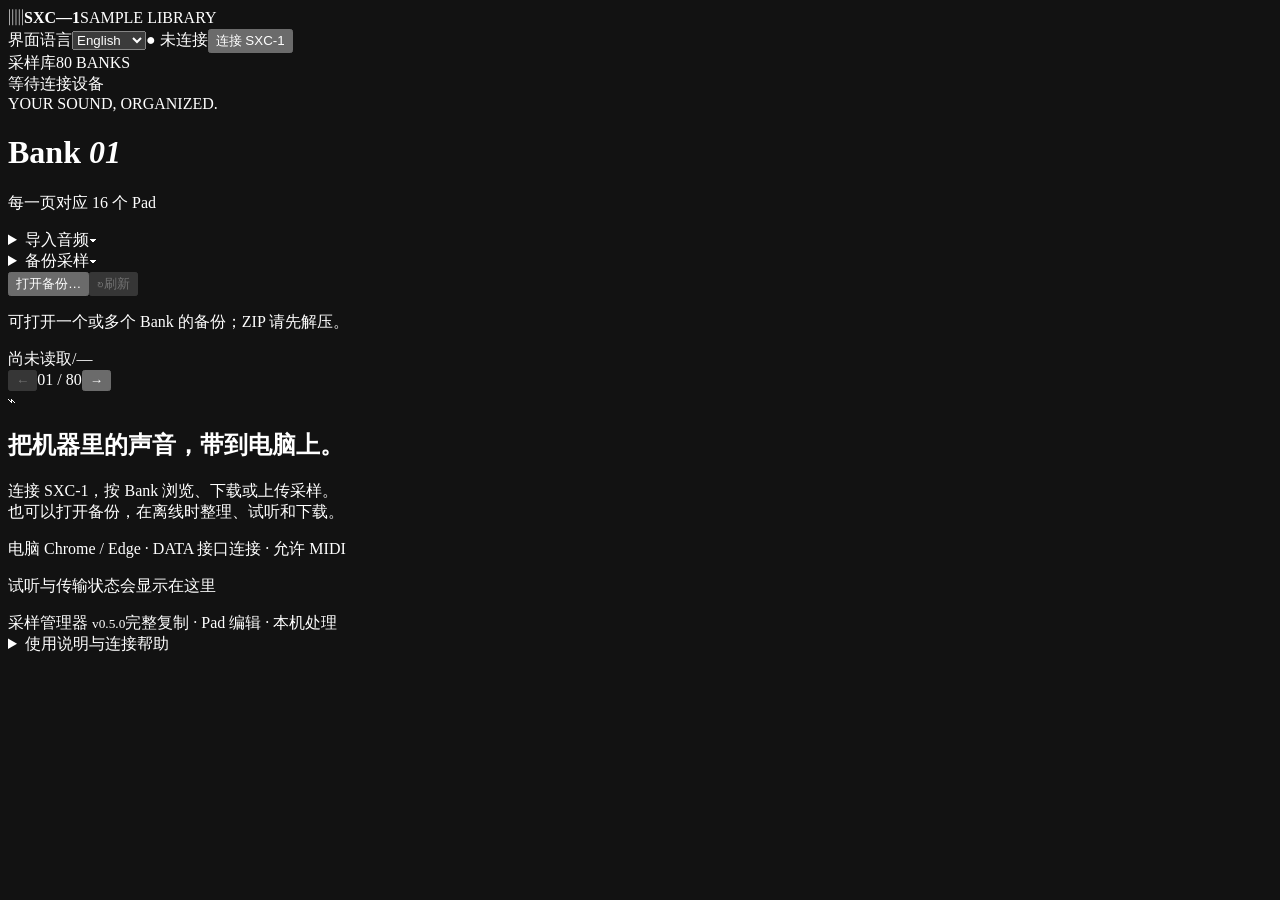
<file: src/page.html>
<!doctype html>
<html lang="zh-CN">
<head><meta charset="utf-8"><meta name="viewport" content="width=device-width, initial-scale=1"><meta name="color-scheme" content="dark"><meta name="description" content="SXC-1 非官方网页采样管理器：浏览、下载、上传、复制采样与编辑 Pad 设置，通过 USB 直接连接，本机处理音频。" data-i18n-content="SXC-1 非官方网页采样管理器：浏览、下载、上传、复制采样与编辑 Pad 设置，通过 USB 直接连接，本机处理音频。"><title data-i18n="SXC-1 · 采样管理器">SXC-1 · 采样管理器</title>
<style>/*STYLE*/</style></head>
<body>
<header class="topbar"><div class="brand"><span class="logo" aria-hidden="true">▥</span><strong>SXC—1</strong><span class="brand-sub">SAMPLE LIBRARY</span></div><div class="top-actions"><label class="language-picker"><span class="sr-only" data-i18n="界面语言">界面语言</span><select id="language" data-language-select aria-label="界面语言" data-i18n-aria-label="界面语言"><option value="en" lang="en">English</option><option value="zh-CN" lang="zh-CN">简体中文</option></select></label><span id="connection" class="connection"><span data-i18n="● 未连接">● 未连接</span></span><button id="connect" class="primary"><span data-i18n="连接 SXC-1">连接 SXC-1</span></button><button id="disconnect" hidden><span data-i18n="断开">断开</span></button></div></header>
<div class="layout">
<aside><div class="sidebar-head"><span data-i18n="采样库">采样库</span><span id="bankCount" class="muted">80 BANKS</span></div><div class="source-tag" id="sourceTag"><span data-i18n="等待连接设备">等待连接设备</span></div><nav id="banks" aria-label="选择 Bank" data-i18n-aria-label="选择 Bank"></nav><button id="saved" hidden><span data-i18n="查看已保存备份 ↗">查看已保存备份 ↗</span></button><input id="folderInput" type="file" webkitdirectory multiple hidden></aside>
<main>
<div class="heading"><div><span class="eyebrow">YOUR SOUND, ORGANIZED.</span><h1 id="bankTitle">Bank <em>01</em></h1><p id="bankSubtitle"><span data-i18n="每一页对应 16 个 Pad">每一页对应 16 个 Pad</span></p></div><div class="library-tools"><div class="bank-actions" role="group" aria-label="音频与备份操作" data-i18n-aria-label="音频与备份操作"><details class="action-menu" id="importMenu"><summary><span data-i18n="导入音频">导入音频</span><span class="action-caret" aria-hidden="true">▾</span></summary><div class="action-options"><button type="button" id="uploadOpen" disabled aria-labelledby="uploadOpenLabel" aria-describedby="uploadOpenHint"><strong id="uploadOpenLabel" data-i18n="单个 WAV…">单个 WAV…</strong><small id="uploadOpenHint" data-i18n="先试听，再选择一个空 Pad。">先试听，再选择一个空 Pad。</small></button><button type="button" id="batchOpen" aria-labelledby="batchOpenLabel" aria-describedby="batchOpenHint"><strong id="batchOpenLabel" data-i18n="音频文件或文件夹…">音频文件或文件夹…</strong><small id="batchOpenHint" data-i18n="一个或多个音频，按顺序放入空 Pad。">一个或多个音频，按顺序放入空 Pad。</small></button><p class="action-note"><span data-i18n="音频导入会转换格式并使用默认 Pad 设置。">音频导入会转换格式并使用默认 Pad 设置。</span></p></div></details><details class="action-menu" id="backupMenu"><summary class="primary"><span data-i18n="备份采样">备份采样</span><span class="action-caret" aria-hidden="true">▾</span></summary><div class="action-options"><button type="button" id="downloadBank" disabled aria-labelledby="downloadBankLabel" aria-describedby="downloadBankHint"><strong id="downloadBankLabel" data-i18n="当前 Bank · ZIP">当前 Bank · ZIP</strong><small id="downloadBankHint" data-i18n="保存原始文件和 Pad 设置。">保存原始文件和 Pad 设置。</small></button><button type="button" id="backupAll" disabled aria-labelledby="backupAllLabel" aria-describedby="backupAllHint"><strong id="backupAllLabel" data-i18n="全部 Bank · 文件夹…">全部 Bank · 文件夹…</strong><small id="backupAllHint" data-i18n="自动跳过空 Bank 和没有音频的 Pad。">自动跳过空 Bank 和没有音频的 Pad。</small></button><p class="action-note" id="backupConnectionHint"></p><p class="action-note"><span data-i18n="备份保留原始音频和设置；不包含 Pattern 或全局设置。">备份保留原始音频和设置；不包含 Pattern 或全局设置。</span></p></div></details><button type="button" id="folder" title="打开一个或多个 Bank 的备份文件夹；ZIP 请先解压。仅在电脑上浏览。" data-i18n-title="打开一个或多个 Bank 的备份文件夹；ZIP 请先解压。仅在电脑上浏览。"><span data-i18n="打开备份…">打开备份…</span></button><button type="button" id="refresh" disabled aria-label="刷新当前 Bank" data-i18n-aria-label="刷新当前 Bank" title="刷新当前 Bank" data-i18n-title="刷新当前 Bank"><span aria-hidden="true">↻</span><span class="refresh-label" data-i18n="刷新">刷新</span></button></div><p class="action-hint"><span data-i18n="可打开一个或多个 Bank 的备份；ZIP 请先解压。">可打开一个或多个 Bank 的备份；ZIP 请先解压。</span></p></div></div>
<div class="page-bar"><div><span id="sampleCount"><span data-i18n="尚未读取">尚未读取</span></span><span class="divider">/</span><span id="bankSize">—</span></div><div class="pager"><button id="prev" aria-label="上一页" disabled data-i18n-aria-label="上一页">←</button><span id="pageNumber">01 / 80</span><button id="next" aria-label="下一页" data-i18n-aria-label="下一页">→</button></div></div>
<div id="welcome" class="welcome"><div class="welcome-icon" aria-hidden="true">⌁</div><div><h2><span data-i18n="把机器里的声音，带到电脑上。">把机器里的声音，带到电脑上。</span></h2><p><span data-i18n="连接 SXC-1，按 Bank 浏览、下载或上传采样。">连接 SXC-1，按 Bank 浏览、下载或上传采样。</span><br><span data-i18n="也可以打开备份，在离线时整理、试听和下载。">也可以打开备份，在离线时整理、试听和下载。</span></p><span><span data-i18n="电脑 Chrome / Edge · DATA 接口连接 · 允许 MIDI">电脑 Chrome / Edge · DATA 接口连接 · 允许 MIDI</span></span></div></div>
<div class="status-area"><p class="status-idle" aria-hidden="true"><span data-i18n="试听与传输状态会显示在这里">试听与传输状态会显示在这里</span></p>
<div id="progressPanel" class="progress-panel" hidden><div><span id="progressText" role="status" aria-live="polite"><span data-i18n="准备读取…">准备读取…</span></span><button id="cancel"><span data-i18n="取消">取消</span></button></div><progress id="progress" value="0" max="100" aria-label="传输进度" data-i18n-aria-label="传输进度"></progress></div>
<p id="notice" role="status" aria-live="polite" hidden></p>
</div>
<div id="uploadReceipt" class="receipt" hidden><span id="receiptText"></span><button id="receiptDownload"><span data-i18n="下载上传记录">下载上传记录</span></button></div>
<div id="clipboardBar" class="clipboard-bar" hidden><div><span class="eyebrow">PAD CLIPBOARD</span><strong id="clipboardTitle"></strong><span id="clipboardDetail"></span></div><button id="clearClipboard"><span data-i18n="清空复制">清空复制</span></button></div>
<div id="editReceipt" class="receipt" hidden><span id="editReceiptText"></span><button id="editReceiptDownload"><span data-i18n="下载编辑记录">下载编辑记录</span></button></div>
<div class="pad-board"><section id="pads" class="pads" aria-label="采样列表，Pad 1 在左下" data-i18n-aria-label="采样列表，Pad 1 在左下"></section></div>
<footer><span><i class="dot"></i> <span data-i18n="采样管理器">采样管理器</span> <small>v0.5.0</small></span><span><span data-i18n="完整复制 · Pad 编辑 · 本机处理">完整复制 · Pad 编辑 · 本机处理</span></span></footer>
<details class="help"><summary><span data-i18n="使用说明与连接帮助">使用说明与连接帮助</span></summary><div><p><span data-i18n="在“备份采样”中选择“当前 Bank · ZIP”保存当前 Bank 的原始文件；选择“全部 Bank · 文件夹”检查全部 80 个 Bank，保存有音频的 Pad 及关联文件，跳过空 Bank、没有音频的 Pad 和零字节文件，保留静音录音。两种备份均不包含 Pattern 或全局设置。取消全部 Bank 备份后，已保存文件保留，但必须视为不完整。">在“备份采样”中选择“当前 Bank · ZIP”保存当前 Bank 的原始文件；选择“全部 Bank · 文件夹”检查全部 80 个 Bank，保存有音频的 Pad 及关联文件，跳过空 Bank、没有音频的 Pad 和零字节文件，保留静音录音。两种备份均不包含 Pattern 或全局设置。取消全部 Bank 备份后，已保存文件保留，但必须视为不完整。</span></p><p><span data-i18n="使用机器的 DATA 接口连接电脑，在 Chrome 或 Edge 中打开本页，点击“连接 SXC-1”，允许 MIDI / SysEx 访问。连接期间请退出官方 App 或其他读取 SXC-1 的程序。">使用机器的 DATA 接口连接电脑，在 Chrome 或 Edge 中打开本页，点击“连接 SXC-1”，允许 MIDI / SysEx 访问。连接期间请退出官方 App 或其他读取 SXC-1 的程序。</span></p><p><span data-i18n="每页对应一个 Bank，连接时打开机器当前 Bank，网页翻页时机器同步切换。将一个 WAV 拖到空 Pad 会直接检查、转换并上传；已有采样的 Pad 不接受拖入。点击“试听”会先读取该采样，再由电脑播放；右上角 Loop 点亮时循环试听，熄灭时单次播放；播放中可随时切换，仅控制网页试听。WAV 下载保留机器上的原始文件。整页 ZIP 包含该 Bank 的全部文件、Pad 设置和校验清单。空 Pad 不会生成占位音频。">每页对应一个 Bank，连接时打开机器当前 Bank，网页翻页时机器同步切换。将一个 WAV 拖到空 Pad 会直接检查、转换并上传；已有采样的 Pad 不接受拖入。点击“试听”会先读取该采样，再由电脑播放；右上角 Loop 点亮时循环试听，熄灭时单次播放；播放中可随时切换，仅控制网页试听。WAV 下载保留机器上的原始文件。整页 ZIP 包含该 Bank 的全部文件、Pad 设置和校验清单。空 Pad 不会生成占位音频。</span></p><p><span data-i18n="“导入音频”中的“单个 WAV”可先试听，再选择空 Pad；“音频文件或文件夹”支持一个或多个音频及子文件夹，从指定 Bank / Pad 按顺序填入空位。导入会转换音频并使用默认设置。保存的备份请通过“打开备份…”浏览原始音频和设置。">“导入音频”中的“单个 WAV”可先试听，再选择空 Pad；“音频文件或文件夹”支持一个或多个音频及子文件夹，从指定 Bank / Pad 按顺序填入空位。导入会转换音频并使用默认设置。保存的备份请通过“打开备份…”浏览原始音频和设置。</span></p><p><span data-i18n="“打开备份…”支持一个或多个 Bank，无需选择范围。请选择含 manifest.json 的备份根文件夹；ZIP 备份请先解压。打开后仅在电脑上浏览、试听和下载，不会将备份恢复到机器。">“打开备份…”支持一个或多个 Bank，无需选择范围。请选择含 manifest.json 的备份根文件夹；ZIP 备份请先解压。打开后仅在电脑上浏览、试听和下载，不会将备份恢复到机器。</span></p><p><span data-i18n="读取失败或取消后，重新连接设备即可继续。下载期间不要更改机器上的采样。网页单个文件上限 256 MB，整页上限 512 MB。上传支持 60 秒以内的单/双声道 WAV（PCM 8/16/24/32-bit、Float 32-bit），在本机转换为 48 kHz / 16-bit 双声道。只开放空 Pad；以单次播放、音量 100% 加载，不保留源文件的循环点等设置。上传期间请勿操作机器或同时连接官方 App。">读取失败或取消后，重新连接设备即可继续。下载期间不要更改机器上的采样。网页单个文件上限 256 MB，整页上限 512 MB。上传支持 60 秒以内的单/双声道 WAV（PCM 8/16/24/32-bit、Float 32-bit），在本机转换为 48 kHz / 16-bit 双声道。只开放空 Pad；以单次播放、音量 100% 加载，不保留源文件的循环点等设置。上传期间请勿操作机器或同时连接官方 App。</span></p><p><span data-i18n="有采样的 Pad 可点击“复制”，再到同一或其他 Bank 的空 Pad 点击“粘贴”。复制原始 WAV、波形、起止点、Pad 设置及同名前缀的附属文件，不重新编码；不包含 Pattern。每个复制文件最大 64 MB。“Edit 编辑”支持 Level、Pitch、Group、LED 颜色、Pan、One Shot、Loop、BPM；保存后核对实时参数和机器保存文件。编辑记录保留修改前后的设置。">有采样的 Pad 可点击“复制”，再到同一或其他 Bank 的空 Pad 点击“粘贴”。复制原始 WAV、波形、起止点、Pad 设置及同名前缀的附属文件，不重新编码；不包含 Pattern。每个复制文件最大 64 MB。“Edit 编辑”支持 Level、Pitch、Group、LED 颜色、Pan、One Shot、Loop、BPM；保存后核对实时参数和机器保存文件。编辑记录保留修改前后的设置。</span></p><p><span data-i18n="在线版直接通过 HTTPS 地址使用；本地版可通过 localhost 服务或附带的启动器打开。网页试听播放原始 WAV，不模拟机器的播放参数。音频在本机处理，不上传到网站服务器；浏览器本地保留最近一次上传和编辑记录。离开页面会清空临时缓存和复制剪贴板，已下载的文件仍在电脑上。">在线版直接通过 HTTPS 地址使用；本地版可通过 localhost 服务或附带的启动器打开。网页试听播放原始 WAV，不模拟机器的播放参数。音频在本机处理，不上传到网站服务器；浏览器本地保留最近一次上传和编辑记录。离开页面会清空临时缓存和复制剪贴板，已下载的文件仍在电脑上。</span></p><p><span data-i18n="非官方工具，与 CASIO 无隶属关系。已在 macOS / Chrome / 固件 1.4.1 上完成实机验证。">非官方工具，与 CASIO 无隶属关系。已在 macOS / Chrome / 固件 1.4.1 上完成实机验证。</span></p></div></details>
</main></div>
<audio id="player" hidden></audio>
<dialog id="uploadDialog" aria-labelledby="uploadTitle">
<div class="dialog-head"><div><span class="eyebrow">FROM YOUR COMPUTER</span><h2 id="uploadTitle"><span data-i18n="导入一个 WAV">导入一个 WAV</span></h2></div><label class="language-picker"><span class="sr-only" data-i18n="界面语言">界面语言</span><select data-language-select aria-label="界面语言" data-i18n-aria-label="界面语言"><option value="en" lang="en">English</option><option value="zh-CN" lang="zh-CN">简体中文</option></select></label><button id="uploadClose" aria-label="关闭上传窗口" data-i18n-aria-label="关闭上传窗口">✕</button></div>
<p class="dialog-intro"><span data-i18n="选择电脑里的 WAV，试听后放入一个空 Pad。">选择电脑里的 WAV，试听后放入一个空 Pad。</span></p>
<label class="field-label" for="uploadTarget"><span data-i18n="目标 Pad">目标 Pad</span></label><select id="uploadTarget"></select>
<label class="file-picker" for="uploadInput"><strong><span data-i18n="选择 WAV 文件">选择 WAV 文件</span></strong><span><span data-i18n="最长 60 秒 · 最大 64 MB · 单声道或双声道">最长 60 秒 · 最大 64 MB · 单声道或双声道</span></span><input id="uploadInput" type="file" accept=".wav,audio/wav,audio/x-wav"></label>
<div id="uploadPreview" hidden><h3 id="uploadFilename"></h3><p id="uploadFormat"></p><canvas id="uploadWave" aria-label="待上传采样波形" data-i18n-aria-label="待上传采样波形"></canvas><audio id="uploadAudio" controls preload="metadata"></audio><p class="conversion"><span data-i18n="上传格式：48 kHz / 16-bit · 双声道">上传格式：48 kHz / 16-bit · 双声道</span><br><span data-i18n="播放设置：单次播放 · 音量 100%">播放设置：单次播放 · 音量 100%</span><br><span data-i18n="包含机器屏幕所需的波形预览">包含机器屏幕所需的波形预览</span></p></div>
<p id="uploadMessage" role="status" aria-live="polite"><span data-i18n="文件只在这台电脑处理。">文件只在这台电脑处理。</span></p>
<div class="dialog-actions"><button id="uploadConverted" disabled><span data-i18n="下载转换后的 WAV">下载转换后的 WAV</span></button><button id="uploadSubmit" class="primary" disabled><span data-i18n="上传到空 Pad">上传到空 Pad</span></button></div>
</dialog>
<dialog id="batchDialog" aria-labelledby="batchTitle">
<div class="dialog-head"><div><span class="eyebrow">AUDIO IMPORT</span><h2 id="batchTitle"><span data-i18n="导入音频文件">导入音频文件</span></h2></div><label class="language-picker"><span class="sr-only" data-i18n="界面语言">界面语言</span><select data-language-select aria-label="界面语言" data-i18n-aria-label="界面语言"><option value="en" lang="en">English</option><option value="zh-CN" lang="zh-CN">简体中文</option></select></label><button type="button" id="batchClose" aria-label="关闭批量上传窗口" data-i18n-aria-label="关闭批量上传窗口">✕</button></div>
<div class="batch-body"><p class="dialog-intro"><span data-i18n="选择音频文件，按顺序放入空 Pad。导入时转换格式并使用默认设置；不会恢复备份中的 Pad 设置。">选择音频文件，按顺序放入空 Pad。导入时转换格式并使用默认设置；不会恢复备份中的 Pad 设置。</span></p>
<div id="batchDrop" class="batch-drop"><strong><span data-i18n="将音频文件或文件夹拖到这里">将音频文件或文件夹拖到这里</span></strong><span><span data-i18n="包含子文件夹 · 按路径与文件名排序 · 重新选择会替换列表">包含子文件夹 · 按路径与文件名排序 · 重新选择会替换列表</span></span><div class="batch-pickers"><button type="button" id="batchFilesButton"><span data-i18n="选择音频文件">选择音频文件</span></button><button type="button" id="batchFolderButton"><span data-i18n="选择文件夹">选择文件夹</span></button></div><input id="batchFiles" type="file" multiple accept="audio/*,.wav,.wave,.mp3,.flac,.m4a,.aac,.ogg,.opus,.aif,.aiff" hidden><input id="batchFolder" type="file" webkitdirectory multiple hidden></div>
<div class="batch-start"><label for="batchBank"><span data-i18n="起始 Bank">起始 Bank</span><select id="batchBank" aria-label="起始 Bank" data-i18n-aria-label="起始 Bank"></select></label><label for="batchPad"><span data-i18n="起始 Pad">起始 Pad</span><select id="batchPad" aria-label="起始 Pad" data-i18n-aria-label="起始 Pad"></select></label><p><span data-i18n="Pad 1 → 16，随后进入下一 Bank。">Pad 1 → 16，随后进入下一 Bank。</span><br><span data-i18n="遇到占用位置会停止检查，不跳过。">遇到占用位置会停止检查，不跳过。</span></p></div>
<div class="batch-summary"><strong id="batchCount"><span data-i18n="尚未选择音频">尚未选择音频</span></strong><button type="button" id="batchClear"><span data-i18n="清空列表">清空列表</span></button></div>
<p id="batchRange" class="batch-range"></p><p id="batchIgnored" class="batch-ignored"></p>
<div class="batch-list"><p id="batchListEmpty"><span data-i18n="待上传文件会列在这里，并显示对应 Bank / Pad。">待上传文件会列在这里，并显示对应 Bank / Pad。</span></p><table id="batchTable" hidden><thead><tr><th>#</th><th><span data-i18n="音频">音频</span></th><th>Bank / Pad</th><th><span data-i18n="状态">状态</span></th><th><span class="sr-only"><span data-i18n="移除">移除</span></span></th></tr></thead><tbody id="batchRows"></tbody></table></div>
<p class="batch-format"><span data-i18n="每个文件最长 60 秒、最大 64 MB，单/双声道。支持 WAV，以及浏览器可解码的 MP3、FLAC、M4A 等格式。统一上传为 48 kHz / 16-bit，包含机器波形，以默认 Pad 设置加载。">每个文件最长 60 秒、最大 64 MB，单/双声道。支持 WAV，以及浏览器可解码的 MP3、FLAC、M4A 等格式。统一上传为 48 kHz / 16-bit，包含机器波形，以默认 Pad 设置加载。</span></p>
</div><div class="batch-feedback"><div id="batchProgressPanel" class="batch-progress" hidden><span id="batchProgressText" role="status" aria-live="polite"></span><progress id="batchProgress" max="100" value="0" aria-label="批量上传当前步骤进度" data-i18n-aria-label="批量上传当前步骤进度"></progress></div>
<p id="batchMessage" role="status" aria-live="polite"><span data-i18n="关闭弹窗会保留文件列表；刷新或离开页面会清空。">关闭弹窗会保留文件列表；刷新或离开页面会清空。</span></p>
</div><p id="batchConnectionHint" class="batch-connection"><span data-i18n="连接机器后即可检查空位并上传。">连接机器后即可检查空位并上传。</span></p>
<div class="dialog-actions batch-actions"><button type="button" id="batchReceipt" disabled><span data-i18n="下载批量记录">下载批量记录</span></button><div><button type="button" id="batchStop" hidden><span data-i18n="停止">停止</span></button><button type="button" id="batchConnect"><span data-i18n="连接 SXC-1">连接 SXC-1</span></button><button type="button" id="batchSubmit" class="primary" disabled><span data-i18n="检查并上传">检查并上传</span></button></div></div>
<p class="batch-footnote"><span data-i18n="空位不足时不会上传本轮文件，处理后可直接重试。传送中停止会保留已完成采样；重试会继续剩余部分。操作机器前请等待传送停止。">空位不足时不会上传本轮文件，处理后可直接重试。传送中停止会保留已完成采样；重试会继续剩余部分。操作机器前请等待传送停止。</span></p>
</dialog>
<dialog id="editDialog" aria-labelledby="editTitle">
<form id="editForm">
<div class="dialog-head"><div><span class="eyebrow">SOUND EDIT</span><h2 id="editTitle"><span data-i18n="编辑 Pad">编辑 Pad</span></h2></div><label class="language-picker"><span class="sr-only" data-i18n="界面语言">界面语言</span><select data-language-select aria-label="界面语言" data-i18n-aria-label="界面语言"><option value="en" lang="en">English</option><option value="zh-CN" lang="zh-CN">简体中文</option></select></label><button type="button" id="editClose" aria-label="关闭编辑窗口" data-i18n-aria-label="关闭编辑窗口">✕</button></div>
<p class="dialog-intro" id="editDescription"><span data-i18n="调整播放方式与 Pad 设置，点击保存后写入机器。">调整播放方式与 Pad 设置，点击保存后写入机器。</span></p>
<div class="edit-grid">
<div class="edit-field"><label for="editLevel">Level <span><span data-i18n="音量 · %">音量 · %</span></span></label><div class="range-pair"><input id="editLevelRange" type="range" min="0" max="100" step="1" aria-label="Level 音量滑块" data-i18n-aria-label="Level 音量滑块"><input id="editLevel" type="number" min="0" max="100" step="1" required></div></div>
<div class="edit-field"><label for="editPitch">Pitch <span><span data-i18n="音高 · 半音">音高 · 半音</span></span></label><div class="range-pair"><input id="editPitchRange" type="range" min="-24" max="24" step="1" aria-label="Pitch 音高滑块" data-i18n-aria-label="Pitch 音高滑块"><input id="editPitch" type="number" min="-24" max="24" step="1" required></div></div>
<div class="edit-field"><label for="editGroup">Group <span><span data-i18n="截音组">截音组</span></span></label><select id="editGroup"></select></div>
<div class="edit-field"><label for="editPan">Pan <span><span data-i18n="声像 · 左 − / 右 +">声像 · 左 − / 右 +</span></span></label><div class="range-pair"><input id="editPanRange" type="range" min="-25" max="25" step="1" aria-label="Pan 声像滑块" data-i18n-aria-label="Pan 声像滑块"><input id="editPan" type="number" min="-25" max="25" step="1" required></div></div>
<fieldset class="color-field"><legend>LED Color <span><span data-i18n="Pad 灯光颜色">Pad 灯光颜色</span></span></legend><div id="editColors" class="color-options"></div></fieldset>
<div class="edit-field"><label for="editBpm">BPM <span><span data-i18n="采样原速">采样原速</span></span></label><input id="editBpm" type="number" min="0" max="200" step="1" required><small><span data-i18n="0：不参与 Beat Sync；或填 50–200。">0：不参与 Beat Sync；或填 50–200。</span></small></div>
<div class="playback-fields"><label><input id="editOneshot" type="checkbox"><span>One Shot<small><span data-i18n="开启：触发后完整播放；关闭：按住发声。">开启：触发后完整播放；关闭：按住发声。</span></small></span></label><label><input id="editLoop" type="checkbox"><span>Loop<small><span data-i18n="循环播放">循环播放</span></small></span></label></div>
</div>
<p class="edit-footnote"><span data-i18n="Pitch 同时改变播放速度。相同 Group 的声音会互相截断。起止点设置保留，本版暂不编辑。">Pitch 同时改变播放速度。相同 Group 的声音会互相截断。起止点设置保留，本版暂不编辑。</span></p>
<p id="editMessage" role="status" aria-live="polite"></p>
<div class="dialog-actions"><button type="button" id="editCancel"><span data-i18n="取消">取消</span></button><button type="submit" id="editSave" class="primary"><span data-i18n="保存到机器">保存到机器</span></button></div>
</form>
</dialog>
<script>/*I18N*/</script><script>/*CORE*/</script><script>/*UPLOAD*/</script><script>/*PAD*/</script><script>/*BATCH*/</script><script>/*BACKUP*/</script><script>/*APP*/</script><script>/*UPLOAD_UI*/</script><script>/*PAD_UI*/</script><script>/*BATCH_UI*/</script><script>/*BACKUP_UI*/</script><script>/*ACTIONS_UI*/</script>
</body></html>
</file>
